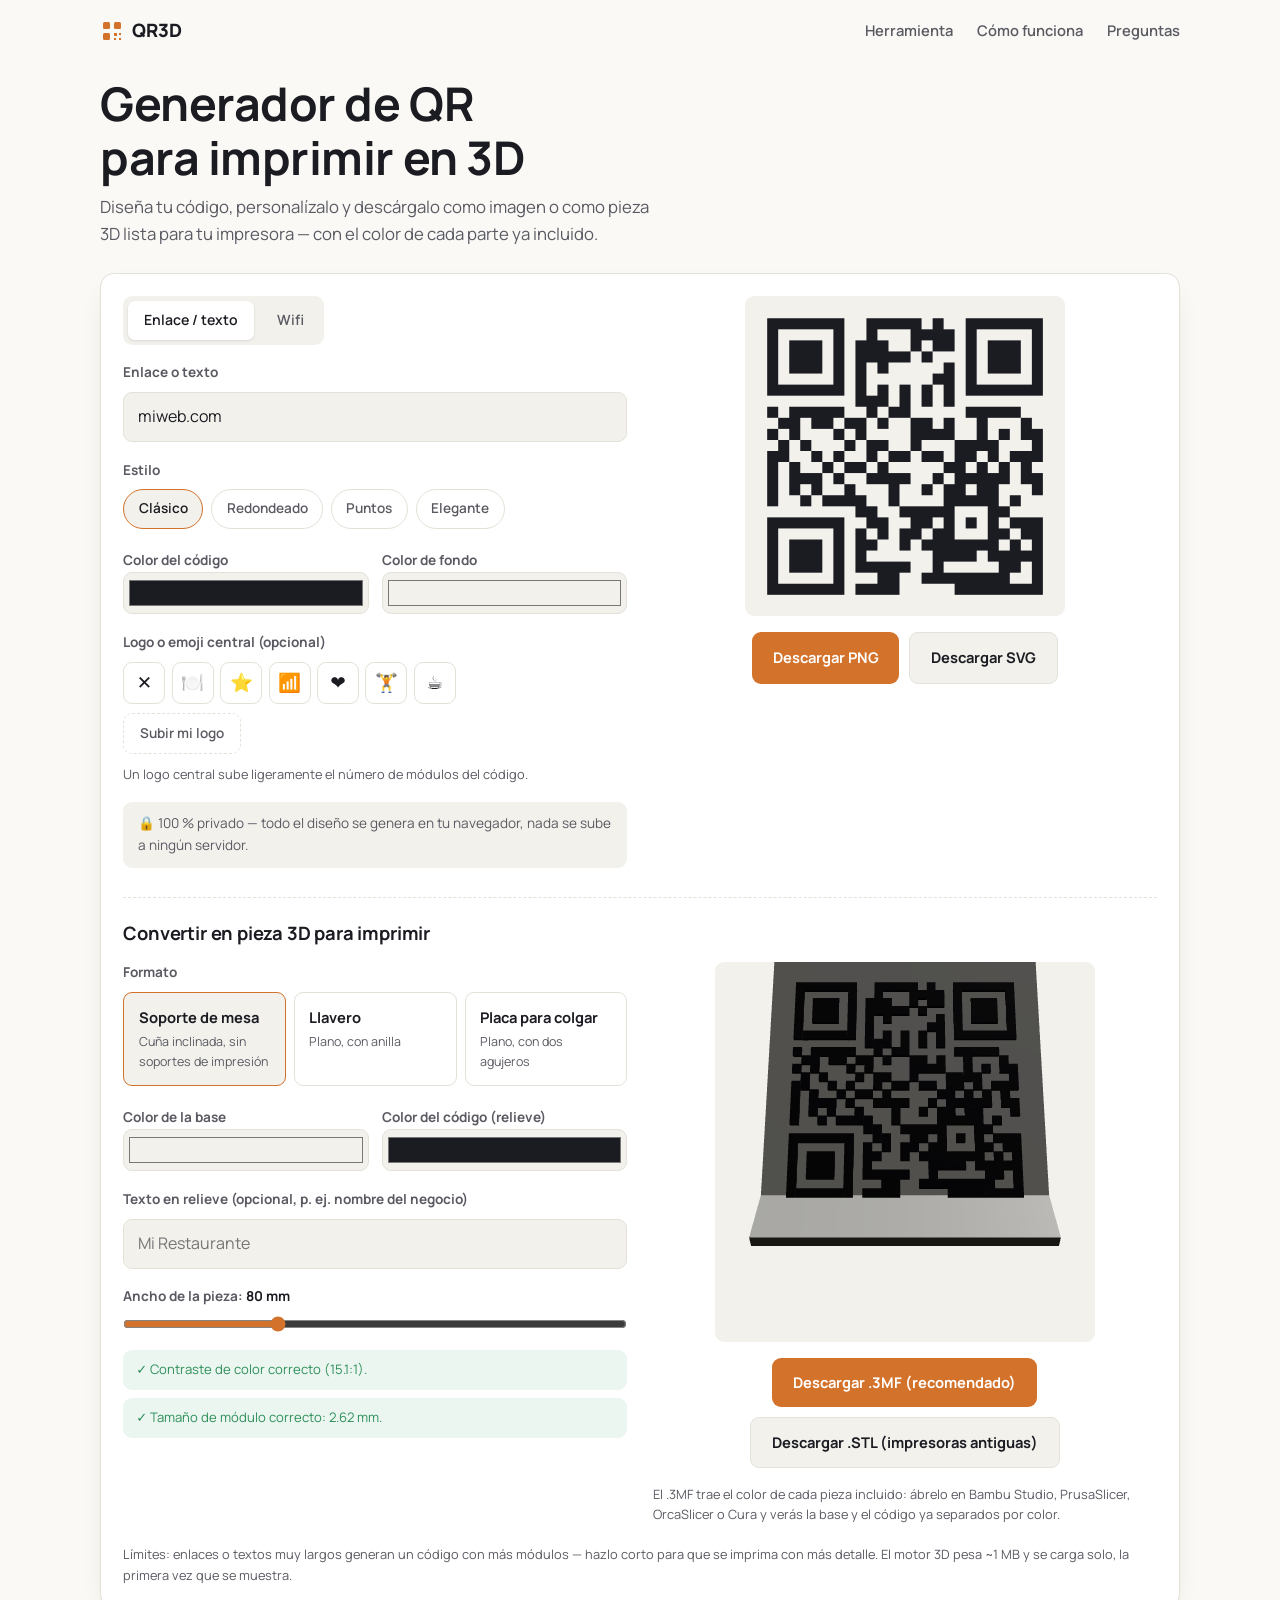
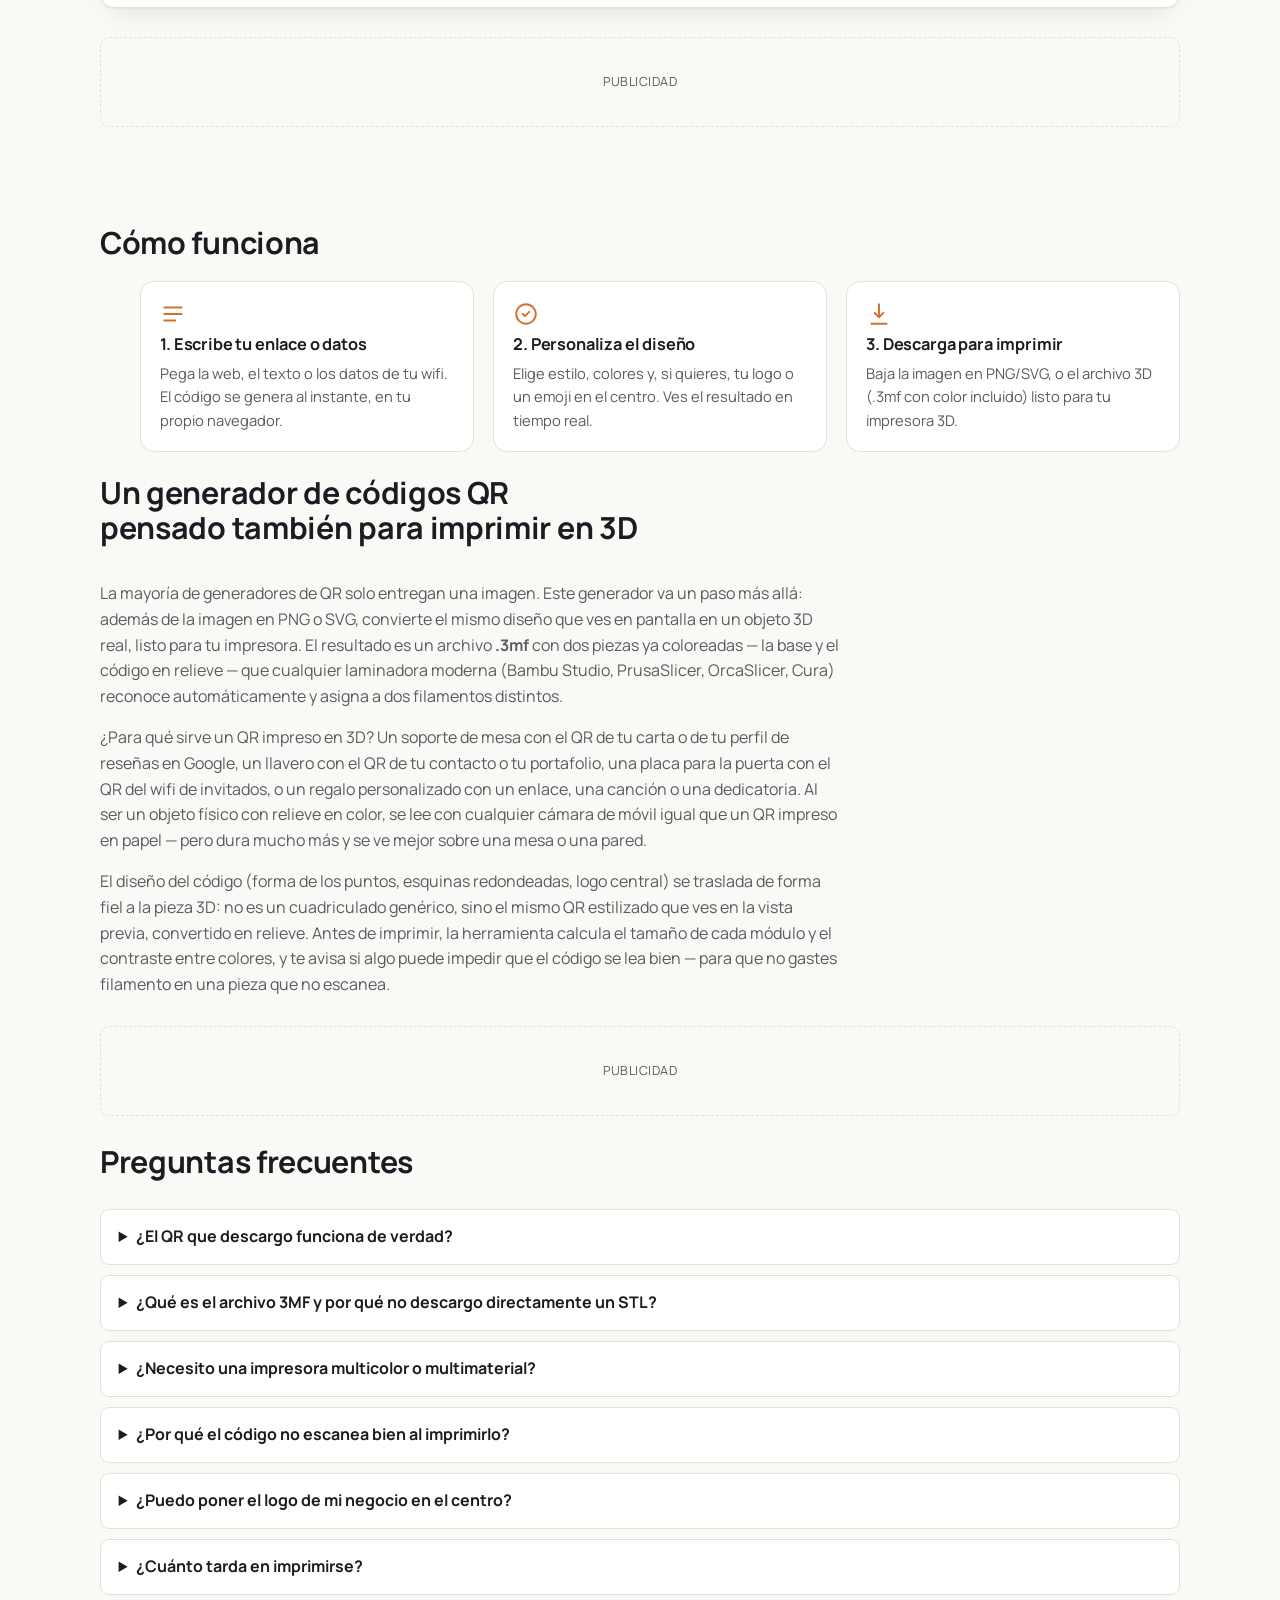
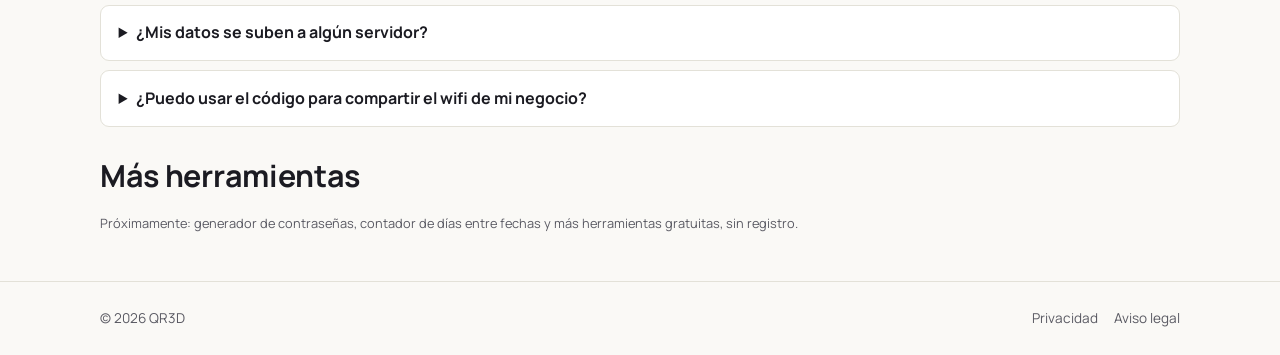
<file: index.html>
<!DOCTYPE html>
<html lang="es">
<head>
<meta charset="UTF-8">
<meta name="viewport" content="width=device-width, initial-scale=1, viewport-fit=cover">
<title>Generador de QR para imprimir en 3D online gratis | QR3D</title>
<meta name="description" content="Crea tu código QR personalizado y descárgalo listo para imprimir en 3D (.3mf con color) o como PNG/SVG. Gratis, sin registro, todo en tu navegador.">
<link rel="canonical" href="https://qr3d.example.com/">

<meta property="og:type" content="website">
<meta property="og:title" content="Generador de QR para imprimir en 3D | QR3D">
<meta property="og:description" content="Diseña un código QR y descárgalo listo para imprimir en 3D, con el color ya asignado a cada pieza.">
<meta property="og:image" content="assets/img/og-image.png">
<meta property="og:image:width" content="1200">
<meta property="og:image:height" content="630">
<meta name="twitter:card" content="summary_large_image">

<link rel="icon" href="assets/favicon.svg" type="image/svg+xml">

<link rel="preconnect" href="https://fonts.googleapis.com">
<link rel="preconnect" href="https://fonts.gstatic.com" crossorigin>
<link rel="stylesheet" href="https://fonts.googleapis.com/css2?family=Manrope:wght@400;500;600;700;800&family=JetBrains+Mono:wght@500&display=swap">

<link rel="stylesheet" href="styles.css?v=20260916">

<!-- import map: resuelve "three" también para el import() dinámico -->
<script type="importmap">
{ "imports": {
    "three": "./lib/vendor/three/three.module.min.js",
    "three/addons/": "./lib/vendor/three/addons/"
} }
</script>

<script type="application/ld+json">
{
  "@context": "https://schema.org",
  "@type": "WebApplication",
  "name": "QR3D",
  "description": "Generador de códigos QR personalizados con exportación a archivo 3D (3MF/STL) listo para imprimir.",
  "applicationCategory": "DesignApplication",
  "operatingSystem": "Any (navegador web)",
  "offers": { "@type": "Offer", "price": "0", "priceCurrency": "EUR" }
}
</script>
<script type="application/ld+json">
{
  "@context": "https://schema.org",
  "@type": "FAQPage",
  "mainEntity": [
    { "@type": "Question", "name": "¿El QR que descargo funciona de verdad?", "acceptedAnswer": { "@type": "Answer", "text": "Sí. Se genera con el estándar QR completo con corrección de errores y puedes escanearlo antes de descargarlo." } },
    { "@type": "Question", "name": "¿Qué es el archivo 3MF?", "acceptedAnswer": { "@type": "Answer", "text": "Un formato 3D que guarda el color de cada pieza. Tu laminadora abre dos piezas ya coloreadas: base y relieve del código." } },
    { "@type": "Question", "name": "¿Necesito una impresora multicolor?", "acceptedAnswer": { "@type": "Answer", "text": "Es lo ideal para el contraste; si tu impresora es de un solo color, imprime las dos piezas por separado en distinto filamento y pégalas." } },
    { "@type": "Question", "name": "¿Mis datos se suben a un servidor?", "acceptedAnswer": { "@type": "Answer", "text": "No, todo el diseño y la generación del archivo ocurren en tu propio navegador." } }
  ]
}
</script>
<!-- TODO: pegar aquí el banner de consentimiento de cookies (CMP) al activar AdSense -->
</head>
<body>
<a href="#tool" class="skip-link">Ir a la herramienta</a>

<header class="site-header">
  <a href="/" class="brand">
    <svg class="brand-mark" viewBox="0 0 24 24" aria-hidden="true"><rect x="3" y="3" width="7" height="7" rx="1.5"/><rect x="14" y="3" width="7" height="7" rx="1.5"/><rect x="3" y="14" width="7" height="7" rx="1.5"/><path d="M14 14h3v3h-3zM19 14h2v2h-2zM14 19h2v2h-2zM19 19h2v2h-2z"/></svg>
    <span>QR3D</span>
  </a>
  <nav class="site-nav" aria-label="Navegación">
    <a href="#tool">Herramienta</a>
    <a href="#como-funciona">Cómo funciona</a>
    <a href="#faq">Preguntas</a>
  </nav>
</header>

<main>
  <section class="hero-tool">
    <div class="container">
      <h1>Generador de QR para imprimir en 3D</h1>
      <p class="subtitle">Diseña tu código, personalízalo y descárgalo como imagen o como pieza 3D lista para tu impresora — con el color de cada parte ya incluido.</p>

      <div class="tool-card" id="tool" data-state="idle">
        <noscript>
          <p class="js-needed">Esta herramienta necesita JavaScript para generar el código QR y la pieza 3D. Actívalo en tu navegador para usarla.</p>
        </noscript>

        <div class="tool-grid">
          <!-- ===== COLUMNA CONTROLES ===== -->
          <div class="tool-controls">

            <div class="field-group" role="tablist" aria-label="Tipo de contenido">
              <button type="button" class="mode-tab is-active" data-mode="text" role="tab" aria-selected="true">Enlace / texto</button>
              <button type="button" class="mode-tab" data-mode="wifi" role="tab" aria-selected="false">Wifi</button>
            </div>

            <div class="field-panel" data-panel="text">
              <label for="input-text">Enlace o texto</label>
              <input type="text" id="input-text" placeholder="miweb.com o cualquier texto" autocomplete="off" value="miweb.com">
            </div>

            <div class="field-panel" data-panel="wifi" hidden>
              <label for="input-ssid">Nombre de la red (SSID)</label>
              <input type="text" id="input-ssid" placeholder="MiWifi" autocomplete="off">
              <label for="input-pass">Contraseña</label>
              <input type="text" id="input-pass" placeholder="••••••••" autocomplete="off">
              <label class="checkbox-line"><input type="checkbox" id="input-wpa" checked> Red protegida (WPA/WPA2)</label>
            </div>

            <div class="field-group">
              <span class="field-label">Estilo</span>
              <div class="style-picker" id="style-picker">
                <button type="button" class="style-opt is-active" data-style="clasico">Clásico</button>
                <button type="button" class="style-opt" data-style="redondeado">Redondeado</button>
                <button type="button" class="style-opt" data-style="puntos">Puntos</button>
                <button type="button" class="style-opt" data-style="elegante">Elegante</button>
              </div>
            </div>

            <div class="field-group two-col">
              <div>
                <label for="color-dots">Color del código</label>
                <input type="color" id="color-dots" value="#1b1b22">
              </div>
              <div>
                <label for="color-bg">Color de fondo</label>
                <input type="color" id="color-bg" value="#f2f1ec">
              </div>
            </div>

            <div class="field-group">
              <span class="field-label">Logo o emoji central (opcional)</span>
              <div class="logo-picker">
                <div class="emoji-row" id="emoji-row">
                  <button type="button" class="emoji-opt" data-emoji="">✕</button>
                  <button type="button" class="emoji-opt" data-emoji="🍽️">🍽️</button>
                  <button type="button" class="emoji-opt" data-emoji="⭐">⭐</button>
                  <button type="button" class="emoji-opt" data-emoji="📶">📶</button>
                  <button type="button" class="emoji-opt" data-emoji="❤️">❤️</button>
                  <button type="button" class="emoji-opt" data-emoji="🏋️">🏋️</button>
                  <button type="button" class="emoji-opt" data-emoji="☕">☕</button>
                </div>
                <label class="upload-btn">
                  <input type="file" id="logo-upload" accept="image/png,image/jpeg,image/webp,image/svg+xml" hidden>
                  Subir mi logo
                </label>
                <span class="hint">Un logo central sube ligeramente el número de módulos del código.</span>
              </div>
            </div>

            <p class="privacy-badge">🔒 100&nbsp;% privado — todo el diseño se genera en tu navegador, nada se sube a ningún servidor.</p>
          </div>

          <!-- ===== COLUMNA RESULTADO ===== -->
          <div class="tool-result">
            <div class="preview-2d">
              <div id="qr-canvas" role="img" aria-label="Vista previa del código QR"></div>
            </div>
            <div class="download-row">
              <button type="button" class="btn btn-primary" id="dl-png">Descargar PNG</button>
              <button type="button" class="btn btn-ghost" id="dl-svg">Descargar SVG</button>
            </div>
          </div>
        </div>

        <!-- ===== PANEL 3D ===== -->
        <div class="panel-3d">
          <h2 class="panel-3d-title">Convertir en pieza 3D para imprimir</h2>

          <div class="tool-grid">
            <div class="tool-controls">
              <div class="field-group">
                <span class="field-label">Formato</span>
                <div class="format-picker" id="format-picker">
                  <button type="button" class="format-opt is-active" data-format="soporte">
                    <strong>Soporte de mesa</strong>
                    <span>Cuña inclinada, sin soportes de impresión</span>
                  </button>
                  <button type="button" class="format-opt" data-format="llavero">
                    <strong>Llavero</strong>
                    <span>Plano, con anilla</span>
                  </button>
                  <button type="button" class="format-opt" data-format="placa">
                    <strong>Placa para colgar</strong>
                    <span>Plano, con dos agujeros</span>
                  </button>
                </div>
              </div>

              <div class="field-group two-col">
                <div>
                  <label for="color3d-base">Color de la base</label>
                  <input type="color" id="color3d-base" value="#f2f1ec">
                </div>
                <div>
                  <label for="color3d-code">Color del código (relieve)</label>
                  <input type="color" id="color3d-code" value="#1b1b22">
                </div>
              </div>

              <div class="field-group">
                <label for="input-label3d">Texto en relieve (opcional, p. ej. nombre del negocio)</label>
                <input type="text" id="input-label3d" placeholder="Mi Restaurante" maxlength="24" autocomplete="off">
              </div>

              <div class="field-group">
                <label for="input-size3d">Ancho de la pieza: <output id="size3d-value" for="input-size3d">80 mm</output></label>
                <input type="range" id="input-size3d" min="50" max="150" step="5" value="80">
              </div>

              <div class="print-warnings" id="print-warnings" aria-live="polite"></div>
            </div>

            <div class="tool-result">
              <div class="preview-3d" id="viewer-3d-wrap" data-state="preparing">
                <div class="viewer-3d-placeholder">Preparando vista 3D…</div>
                <canvas id="viewer-3d" aria-label="Vista previa 3D de la pieza"></canvas>
              </div>
              <div class="download-row">
                <button type="button" class="btn btn-primary" id="dl-3mf" data-todo-label="Descargar .3MF (recomendado)">Descargar .3MF (recomendado)</button>
                <button type="button" class="btn btn-ghost" id="dl-stl">Descargar .STL (impresoras antiguas)</button>
              </div>
              <p class="hint hint-3d">El .3MF trae el color de cada pieza incluido: ábrelo en Bambu Studio, PrusaSlicer, OrcaSlicer o Cura y verás la base y el código ya separados por color.</p>
            </div>
          </div>
        </div>

        <p class="limits-note">Límites: enlaces o textos muy largos generan un código con más módulos — hazlo corto para que se imprima con más detalle. El motor 3D pesa ~1&nbsp;MB y se carga solo, la primera vez que se muestra.</p>
      </div>

      <div class="ad-slot ad-slot-below" aria-hidden="true">
        <span>Publicidad</span>
        <!-- PEGA AQUÍ TU CÓDIGO DE ADSENSE -->
      </div>
    </div>
  </section>

  <section class="content-section" id="como-funciona">
    <div class="container">
      <h2>Cómo funciona</h2>
      <ol class="steps">
        <li>
          <svg viewBox="0 0 24 24" aria-hidden="true"><path d="M4 6h16M4 12h16M4 18h10"/></svg>
          <h3>1. Escribe tu enlace o datos</h3>
          <p>Pega la web, el texto o los datos de tu wifi. El código se genera al instante, en tu propio navegador.</p>
        </li>
        <li>
          <svg viewBox="0 0 24 24" aria-hidden="true"><circle cx="12" cy="12" r="9"/><path d="M9 12l2 2 4-4"/></svg>
          <h3>2. Personaliza el diseño</h3>
          <p>Elige estilo, colores y, si quieres, tu logo o un emoji en el centro. Ves el resultado en tiempo real.</p>
        </li>
        <li>
          <svg viewBox="0 0 24 24" aria-hidden="true"><path d="M12 3v12m0 0l-4-4m4 4l4-4M5 21h14"/></svg>
          <h3>3. Descarga para imprimir</h3>
          <p>Baja la imagen en PNG/SVG, o el archivo 3D (.3mf con color incluido) listo para tu impresora 3D.</p>
        </li>
      </ol>

      <div class="seo-copy">
        <h2>Un generador de códigos QR pensado también para imprimir en 3D</h2>
        <p>La mayoría de generadores de QR solo entregan una imagen. Este generador va un paso más allá: además de la imagen en PNG o SVG, convierte el mismo diseño que ves en pantalla en un objeto 3D real, listo para tu impresora. El resultado es un archivo <strong>.3mf</strong> con dos piezas ya coloreadas — la base y el código en relieve — que cualquier laminadora moderna (Bambu Studio, PrusaSlicer, OrcaSlicer, Cura) reconoce automáticamente y asigna a dos filamentos distintos.</p>
        <p>¿Para qué sirve un QR impreso en 3D? Un soporte de mesa con el QR de tu carta o de tu perfil de reseñas en Google, un llavero con el QR de tu contacto o tu portafolio, una placa para la puerta con el QR del wifi de invitados, o un regalo personalizado con un enlace, una canción o una dedicatoria. Al ser un objeto físico con relieve en color, se lee con cualquier cámara de móvil igual que un QR impreso en papel — pero dura mucho más y se ve mejor sobre una mesa o una pared.</p>
        <p>El diseño del código (forma de los puntos, esquinas redondeadas, logo central) se traslada de forma fiel a la pieza 3D: no es un cuadriculado genérico, sino el mismo QR estilizado que ves en la vista previa, convertido en relieve. Antes de imprimir, la herramienta calcula el tamaño de cada módulo y el contraste entre colores, y te avisa si algo puede impedir que el código se lea bien — para que no gastes filamento en una pieza que no escanea.</p>
      </div>

      <div class="ad-slot ad-slot-in" aria-hidden="true">
        <span>Publicidad</span>
        <!-- PEGA AQUÍ TU CÓDIGO DE ADSENSE -->
      </div>

      <div class="faq" id="faq">
        <h2>Preguntas frecuentes</h2>
        <details>
          <summary>¿El QR que descargo funciona de verdad?</summary>
          <p>Sí. Se genera con el estándar QR completo (con corrección de errores) y puedes escanearlo con la cámara del móvil antes de descargarlo o imprimirlo.</p>
        </details>
        <details>
          <summary>¿Qué es el archivo 3MF y por qué no descargo directamente un STL?</summary>
          <p>El 3MF guarda el color de cada pieza dentro del propio archivo. Al abrirlo en tu laminadora verás automáticamente dos piezas: la base y el código en relieve, cada una con su color asignado. El STL no guarda color — por eso lo dejamos como descarga secundaria para impresoras o flujos más antiguos.</p>
        </details>
        <details>
          <summary>¿Necesito una impresora multicolor o multimaterial?</summary>
          <p>Es lo ideal (AMS, cambiador de filamento o pausa manual para cambiar de color a media altura), porque el contraste de color es lo que hace que el QR se pueda escanear. Con una impresora de un solo color, imprime la base y el relieve por separado en dos colores y pégalos.</p>
        </details>
        <details>
          <summary>¿Por qué el código no escanea bien al imprimirlo?</summary>
          <p>Las causas más comunes: poco contraste entre los dos colores, módulos demasiado pequeños (menos de 1,5&nbsp;mm) o un logo central demasiado grande. La herramienta avisa en rojo cuando detecta cualquiera de estos problemas.</p>
        </details>
        <details>
          <summary>¿Puedo poner el logo de mi negocio en el centro?</summary>
          <p>Sí. Puedes subir una imagen o elegir un emoji. En el diseño 2D se ve a color; en la pieza 3D se convierte en una silueta de un solo color para que quede en relieve, en el mismo sitio donde lo ves en pantalla.</p>
        </details>
        <details>
          <summary>¿Cuánto tarda en imprimirse?</summary>
          <p>Depende del tamaño y la impresora, pero una placa o llavero de QR con relieve de 1,2&nbsp;mm suele imprimirse en 30-90 minutos con ajustes estándar (capa de 0,2&nbsp;mm).</p>
        </details>
        <details>
          <summary>¿Mis datos se suben a algún servidor?</summary>
          <p>No. Todo el diseño, el cálculo del QR y la generación del archivo 3D ocurren en tu propio navegador. Nada se envía a ningún servidor.</p>
        </details>
        <details>
          <summary>¿Puedo usar el código para compartir el wifi de mi negocio?</summary>
          <p>Sí, elige el modo "Wifi" e introduce el nombre de la red y la contraseña — el QR conecta el móvil automáticamente al escanearlo.</p>
        </details>
      </div>

      <div class="more-tools">
        <h2>Más herramientas</h2>
        <p class="hint">Próximamente: generador de contraseñas, contador de días entre fechas y más herramientas gratuitas, sin registro.</p>
      </div>
    </div>
  </section>
</main>

<footer class="site-footer">
  <div class="container footer-grid">
    <span>© <span id="year"></span> QR3D</span>
    <nav aria-label="Legal">
      <a href="privacidad.html">Privacidad</a>
      <a href="aviso-legal.html">Aviso legal</a>
    </nav>
  </div>
</footer>

<script defer src="lib/manifest.js"></script>
<script defer src="lib/vendor/qr-code-styling.js"></script>
<script defer src="lib/vendor/jszip.min.js"></script>
<script defer src="main.js?v=20260916"></script>
</body>
</html>
</file>
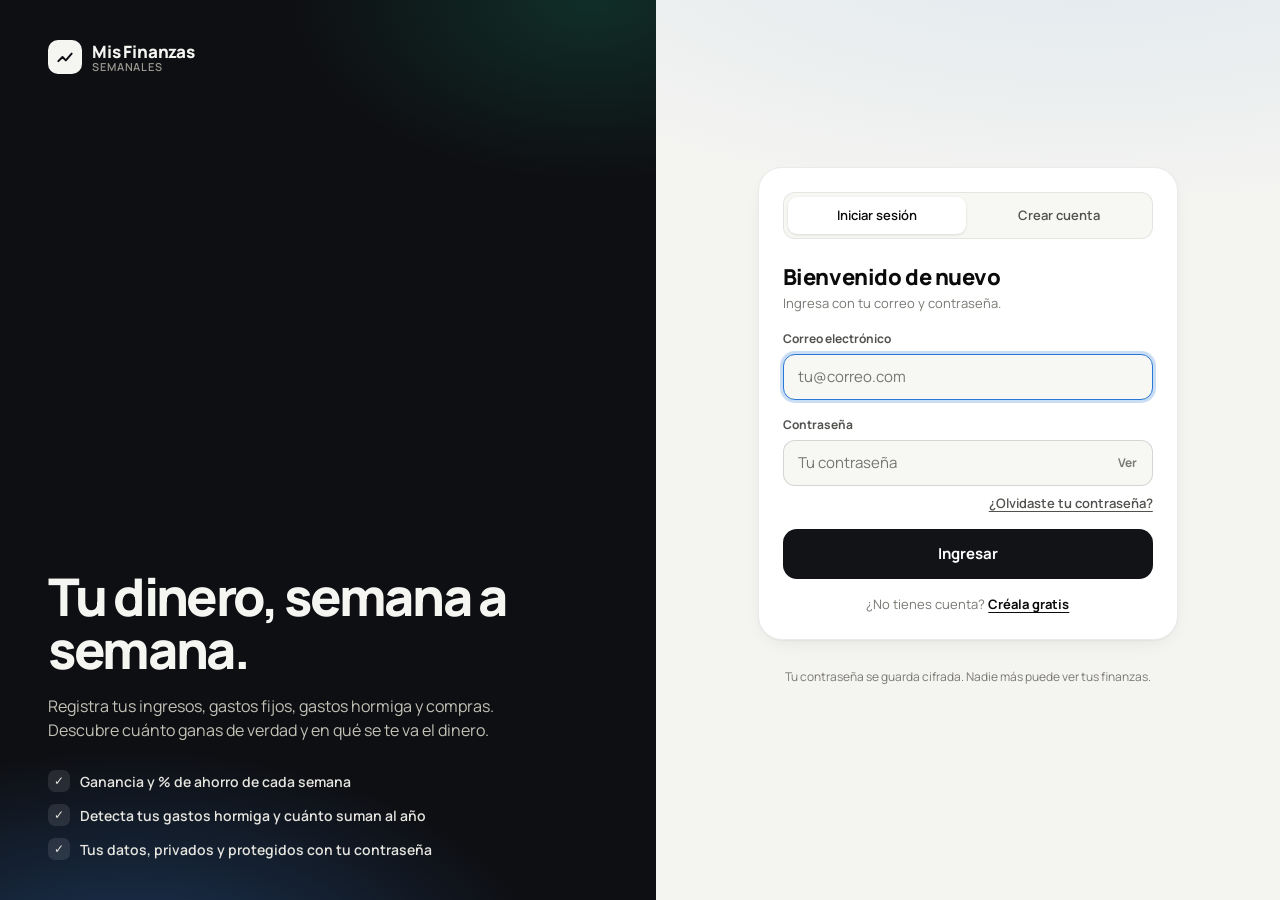
<file: gastos/index.html>
<!DOCTYPE html>
<html lang="es">
<head>
<meta charset="UTF-8">
<meta name="viewport" content="width=device-width, initial-scale=1, viewport-fit=cover">
<title>Mis Finanzas Semanales | Control de gastos</title>
<meta name="description" content="Controla tus gastos semanales: gastos fijos, gastos hormiga, compras, ingresos y ganancias. Todo se guarda en tu navegador.">
<meta name="theme-color" content="#0f1115">
<link rel="icon" href="../assets/favicon.svg" type="image/svg+xml">
<link rel="manifest" href="manifest.webmanifest">
<link rel="apple-touch-icon" href="icons/apple-touch-icon.png">
<meta name="apple-mobile-web-app-capable" content="yes">
<meta name="mobile-web-app-capable" content="yes">
<meta name="apple-mobile-web-app-title" content="Mis Finanzas">
<meta name="apple-mobile-web-app-status-bar-style" content="black-translucent">
<link rel="preconnect" href="https://fonts.googleapis.com">
<link rel="preconnect" href="https://fonts.gstatic.com" crossorigin>
<link rel="stylesheet" href="https://fonts.googleapis.com/css2?family=Manrope:wght@400;500;600;700;800&display=swap">
<link rel="stylesheet" href="styles.css?v=20260929a">
<script>
  try { var t = localStorage.getItem('fs-theme'); if (t) document.documentElement.dataset.theme = t; } catch (e) {}
</script>
</head>
<body class="is-loading">

<!-- ============ Acceso: iniciar sesión / crear cuenta ============ -->
<section class="auth" id="authView" hidden>
  <div class="auth__side">
    <a class="brand brand--lg" href="./">
      <span class="brand__mark" aria-hidden="true">
        <svg viewBox="0 0 24 24" width="20" height="20"><path d="M4 17l5-5 4 4 7-8" fill="none" stroke="currentColor" stroke-width="2.4" stroke-linecap="round" stroke-linejoin="round"/></svg>
      </span>
      <span>Mis Finanzas<small>semanales</small></span>
    </a>
    <div class="auth__pitch">
      <h1>Tu dinero, semana a semana.</h1>
      <p>Registra tus ingresos, gastos fijos, gastos hormiga y compras. Descubre cuánto ganas de verdad y en qué se te va el dinero.</p>
      <ul class="auth__points">
        <li><span>✓</span>Ganancia y % de ahorro de cada semana</li>
        <li><span>✓</span>Detecta tus gastos hormiga y cuánto suman al año</li>
        <li><span>✓</span>Tus datos, privados y protegidos con tu contraseña</li>
      </ul>
    </div>
  </div>

  <div class="auth__panel">
    <div class="auth__card">
      <div class="tabs tabs--full" role="tablist" id="authTabs">
        <button role="tab" aria-selected="true" data-auth-tab="login">Iniciar sesión</button>
        <button role="tab" aria-selected="false" data-auth-tab="register">Crear cuenta</button>
      </div>

      <form id="loginForm" class="auth__form" novalidate>
        <div>
          <h2>Bienvenido de nuevo</h2>
          <p class="muted">Ingresa con tu correo y contraseña.</p>
        </div>
        <label class="field"><span>Correo electrónico</span>
          <input type="email" name="email" autocomplete="email" required placeholder="tu@correo.com"></label>
        <label class="field"><span>Contraseña</span>
          <div class="pass-input"><input type="password" name="password" autocomplete="current-password" required placeholder="Tu contraseña">
          <button type="button" class="pass-toggle" aria-label="Mostrar contraseña">Ver</button></div></label>
        <button type="button" class="link-btn" data-auth-tab="forgot">¿Olvidaste tu contraseña?</button>
        <p class="form-error" role="alert" hidden></p>
        <button type="submit" class="btn btn--primary btn--lg">Ingresar</button>
        <p class="auth__switch">¿No tienes cuenta? <button type="button" data-auth-tab="register">Créala gratis</button></p>
      </form>

      <form id="registerForm" class="auth__form" novalidate hidden>
        <div>
          <h2>Crea tu cuenta</h2>
          <p class="muted">Solo toma un minuto.</p>
        </div>
        <label class="field"><span>Nombre</span>
          <input type="text" name="name" autocomplete="name" required minlength="2" maxlength="60" placeholder="Tu nombre"></label>
        <label class="field"><span>Correo electrónico</span>
          <input type="email" name="email" autocomplete="email" required placeholder="tu@correo.com"></label>
        <label class="field"><span>Contraseña</span>
          <div class="pass-input"><input type="password" name="password" autocomplete="new-password" required minlength="8" placeholder="Mínimo 8 caracteres">
          <button type="button" class="pass-toggle" aria-label="Mostrar contraseña">Ver</button></div>
          <div class="strength" aria-hidden="true"><i></i><i></i><i></i><i></i></div></label>
        <label class="field"><span>Repite la contraseña</span>
          <input type="password" name="password2" autocomplete="new-password" required placeholder="Repite tu contraseña"></label>
        <label class="field" id="inviteField" hidden><span>Código de invitación</span>
          <input type="text" name="invite" autocomplete="off" placeholder="El código que te enviaron"></label>
        <p class="form-error" role="alert" hidden></p>
        <button type="submit" class="btn btn--primary btn--lg">Crear cuenta</button>
        <p class="auth__switch">¿Ya tienes cuenta? <button type="button" data-auth-tab="login">Inicia sesión</button></p>
      </form>

      <form id="forgotForm" class="auth__form auth__form--solo" novalidate hidden>
        <div>
          <h2>Recupera tu cuenta</h2>
          <p class="muted">Escribe el correo con el que te registraste y te enviaremos un enlace para crear una nueva contraseña.</p>
        </div>
        <label class="field"><span>Correo electrónico</span>
          <input type="email" name="email" autocomplete="email" required placeholder="tu@correo.com"></label>
        <p class="form-error" role="alert" hidden></p>
        <div class="form-ok" role="status" hidden>
          <strong>📬 Revisa tu correo</strong>
          <p>Si hay una cuenta con ese correo, te llegará un enlace en unos minutos. Vence en 1 hora. Mira también en la carpeta de spam.</p>
        </div>
        <button type="submit" class="btn btn--primary btn--lg">Enviar enlace</button>
        <p class="auth__switch"><button type="button" data-auth-tab="login">← Volver a iniciar sesión</button></p>
      </form>

      <form id="resetForm" class="auth__form auth__form--solo" novalidate hidden>
        <div>
          <h2>Crea tu nueva contraseña</h2>
          <p class="muted">Elige una contraseña que no uses en otros sitios.</p>
        </div>
        <label class="field"><span>Nueva contraseña</span>
          <div class="pass-input"><input type="password" name="password" autocomplete="new-password" required minlength="8" placeholder="Mínimo 8 caracteres">
          <button type="button" class="pass-toggle" aria-label="Mostrar contraseña">Ver</button></div></label>
        <label class="field"><span>Repite la contraseña</span>
          <input type="password" name="password2" autocomplete="new-password" required></label>
        <p class="form-error" role="alert" hidden></p>
        <button type="submit" class="btn btn--primary btn--lg">Guardar y entrar</button>
        <p class="auth__switch"><button type="button" data-auth-tab="forgot">Pedir un enlace nuevo</button></p>
      </form>
    </div>
    <p class="footnote">Tu contraseña se guarda cifrada. Nadie más puede ver tus finanzas.</p>
  </div>
</section>

<!-- ============ Activación: pago único ============ -->
<section class="auth" id="payView" hidden>
  <div class="auth__side">
    <a class="brand brand--lg" href="./">
      <span class="brand__mark" aria-hidden="true">
        <svg viewBox="0 0 24 24" width="20" height="20"><path d="M4 17l5-5 4 4 7-8" fill="none" stroke="currentColor" stroke-width="2.4" stroke-linecap="round" stroke-linejoin="round"/></svg>
      </span>
      <span>Mis Finanzas<small>semanales</small></span>
    </a>
    <div class="auth__pitch">
      <p class="eyebrow eyebrow--light">Último paso</p>
      <h1>Actívala por <span class="price-tag" data-price>S/ 10</span></h1>
      <p><strong>Pago único.</strong> Sin mensualidades ni cobros sorpresa: pagas una vez y la usas para siempre.</p>
      <ul class="auth__points">
        <li><span>✓</span>Ingresos, gastos fijos, hormiga y compras</li>
        <li><span>✓</span>Ganancia semanal, gráficos y alertas de presupuesto</li>
        <li><span>✓</span>En tu celular y computadora, siempre sincronizado</li>
      </ul>
    </div>
  </div>

  <div class="auth__panel">
    <div class="auth__card">
      <ol class="stepper" aria-label="Pasos">
        <li class="done"><span>✓</span>Cuenta</li>
        <li class="current"><span>2</span>Pago</li>
        <li><span>3</span>¡Listo!</li>
      </ol>

      <!-- pay form -->
      <form id="payForm" class="auth__form" novalidate>
        <div>
          <h2>Paga <span data-price>S/ 10</span> con <span id="payMethodsLabel">Yape o Plin</span></h2>
          <p class="muted" id="payHello">Haz el pago desde tu celular y luego envíanos el número de operación.</p>
        </div>
        <div class="notice notice--bad" id="payRejected" hidden></div>
        <div class="tabs tabs--full" role="tablist" id="payTabs"></div>
        <div class="pay-box" id="payBox"></div>
        <label class="field"><span>Número de operación</span>
          <input type="text" name="operation" inputmode="numeric" autocomplete="off" required placeholder="Lo ves en el comprobante de tu pago"></label>
        <label class="field"><span>Nombre de quien pagó</span>
          <input type="text" name="payer" autocomplete="name" required maxlength="80" placeholder="Como aparece en el comprobante"></label>
        <p class="form-error" role="alert" hidden></p>
        <button type="submit" class="btn btn--primary btn--lg">Ya pagué, enviar comprobante</button>
      </form>

      <!-- pending review -->
      <div class="auth__form" id="payPending" hidden>
        <div class="pending-icon" aria-hidden="true">⏳</div>
        <div>
          <h2>Estamos verificando tu pago</h2>
          <p class="muted" id="payPendingText">Te avisaremos por correo en cuanto tu cuenta esté activa.</p>
        </div>
        <dl class="pay-summary" id="paySummary"></dl>
        <button type="button" class="btn btn--primary btn--lg" id="payRefresh">Ya me confirmaron, actualizar</button>
        <button type="button" class="link-btn link-btn--center" id="payEdit">Me equivoqué en los datos del pago</button>
      </div>

      <p class="notice" id="payUnavailable" hidden>Los medios de pago aún no están configurados. Vuelve a intentarlo más tarde.</p>
    </div>
    <p class="footnote">Conectado como <strong id="payEmail"></strong> · <button type="button" class="link-inline" data-action="logout">Cerrar sesión</button></p>
  </div>
</section>

<div class="loader" id="loader" aria-label="Cargando"><span></span></div>

<div id="appView" hidden>

<header class="topbar">
  <div class="wrap topbar__inner">
    <a class="brand" href="./">
      <span class="brand__mark" aria-hidden="true">
        <svg viewBox="0 0 24 24" width="18" height="18"><path d="M4 17l5-5 4 4 7-8" fill="none" stroke="currentColor" stroke-width="2.4" stroke-linecap="round" stroke-linejoin="round"/></svg>
      </span>
      <span>Mis Finanzas<small>semanales</small></span>
    </a>
    <div class="topbar__actions">
      <span class="sync" id="syncStatus" data-state="ok" title="Estado de guardado"><i></i><span>Guardado</span></span>
      <label class="select-mini" title="Moneda">
        <span class="sr-only">Moneda</span>
        <select id="currency">
          <option value="PEN">S/ PEN</option>
          <option value="USD">$ USD</option>
          <option value="EUR">€ EUR</option>
          <option value="MXN">$ MXN</option>
          <option value="COP">$ COP</option>
          <option value="CLP">$ CLP</option>
          <option value="ARS">$ ARS</option>
        </select>
      </label>
      <button class="icon-btn" id="themeToggle" aria-label="Cambiar tema" title="Cambiar tema">
        <svg class="i-sun" viewBox="0 0 24 24" width="18" height="18"><circle cx="12" cy="12" r="4.5" fill="none" stroke="currentColor" stroke-width="2"/><path d="M12 2v2M12 20v2M4.9 4.9l1.4 1.4M17.7 17.7l1.4 1.4M2 12h2M20 12h2M4.9 19.1l1.4-1.4M17.7 6.3l1.4-1.4" stroke="currentColor" stroke-width="2" stroke-linecap="round"/></svg>
        <svg class="i-moon" viewBox="0 0 24 24" width="18" height="18"><path d="M20 14.5A8 8 0 019.5 4a8 8 0 1010.5 10.5z" fill="none" stroke="currentColor" stroke-width="2" stroke-linejoin="round"/></svg>
      </button>
      <div class="menu">
        <button class="icon-btn" id="menuBtn" aria-haspopup="true" aria-expanded="false" aria-label="Más opciones">
          <svg viewBox="0 0 24 24" width="18" height="18"><circle cx="5" cy="12" r="1.8" fill="currentColor"/><circle cx="12" cy="12" r="1.8" fill="currentColor"/><circle cx="19" cy="12" r="1.8" fill="currentColor"/></svg>
        </button>
        <div class="menu__panel" id="menuPanel" hidden>
          <div class="menu__user">
            <span class="avatar" id="userAvatar">?</span>
            <div><strong id="userName">—</strong><small id="userEmail">—</small></div>
          </div>
          <hr>
          <button data-action="budgets">Presupuestos semanales</button>
          <button data-action="install" id="installMenuItem" hidden>📲 Instalar app en este dispositivo</button>
          <hr>
          <button data-action="export-csv">Exportar semana (CSV)</button>
          <button data-action="export-json">Copia de seguridad (JSON)</button>
          <button data-action="import-json">Restaurar copia…</button>
          <hr>
          <button data-action="demo">Cargar datos de ejemplo</button>
          <button data-action="reset" class="danger">Borrar todos los datos</button>
          <hr>
          <button data-action="admin" id="adminMenuItem" hidden>Panel de administrador</button>
          <button data-action="password">Cambiar contraseña</button>
          <button data-action="logout">Cerrar sesión</button>
          <button data-action="delete-account" class="danger">Eliminar mi cuenta</button>
        </div>
      </div>
      <input type="file" id="importFile" accept="application/json" hidden>
    </div>
  </div>
</header>

<main class="wrap">

  <div class="banner" id="verifyBanner" hidden>
    <span class="banner__icon" aria-hidden="true">✉</span>
    <p><strong>Confirma tu correo.</strong> Te enviamos un enlace a <span id="verifyEmail"></span>. Así podrás recuperar tu cuenta si olvidas la contraseña.</p>
    <button class="btn btn--ghost btn--sm" id="resendVerify">Reenviar</button>
  </div>

  <!-- Week navigation -->
  <section class="weekbar">
    <div>
      <p class="eyebrow" id="weekEyebrow">Semana actual</p>
      <h1 id="weekTitle">—</h1>
    </div>
    <div class="weekbar__nav">
      <button class="btn btn--ghost" id="prevWeek" aria-label="Semana anterior">
        <svg viewBox="0 0 24 24" width="18" height="18"><path d="M15 5l-7 7 7 7" fill="none" stroke="currentColor" stroke-width="2.2" stroke-linecap="round" stroke-linejoin="round"/></svg>
      </button>
      <button class="btn btn--ghost" id="todayWeek">Hoy</button>
      <button class="btn btn--ghost" id="nextWeek" aria-label="Semana siguiente">
        <svg viewBox="0 0 24 24" width="18" height="18"><path d="M9 5l7 7-7 7" fill="none" stroke="currentColor" stroke-width="2.2" stroke-linecap="round" stroke-linejoin="round"/></svg>
      </button>
      <button class="btn btn--primary" id="addBtn">
        <svg viewBox="0 0 24 24" width="18" height="18"><path d="M12 5v14M5 12h14" stroke="currentColor" stroke-width="2.4" stroke-linecap="round"/></svg>
        Nuevo movimiento
      </button>
    </div>
  </section>

  <!-- Hero: ganancia -->
  <section class="hero card">
    <div class="hero__main">
      <p class="eyebrow">Ganancia de la semana</p>
      <p class="hero__value" id="heroValue">—</p>
      <p class="hero__sub" id="heroSub">—</p>
      <div class="savebar" aria-hidden="true"><span id="saveFill"></span></div>
      <p class="hero__meta" id="heroMeta">—</p>
      <div class="budget budget--hero" id="bTotal" data-kind="total"></div>
    </div>
    <div class="hero__split">
      <div>
        <p class="eyebrow">Ingresos</p>
        <p class="hero__num" id="heroIncome">—</p>
      </div>
      <div class="hero__minus" aria-hidden="true">−</div>
      <div>
        <p class="eyebrow">Gastos totales</p>
        <p class="hero__num" id="heroExpense">—</p>
      </div>
    </div>
  </section>

  <!-- KPI tiles -->
  <section class="kpis">
    <article class="kpi" data-kind="ingreso">
      <header><span class="kpi__icon">↗</span><h2>Ingresos semanales</h2></header>
      <p class="kpi__value" id="kIngreso">—</p>
      <p class="kpi__delta" id="dIngreso"></p>
    </article>
    <article class="kpi" data-kind="fijo">
      <header><span class="kpi__icon kpi__swatch" style="--c:var(--s-fijo)"></span><h2>Gastos fijos</h2></header>
      <p class="kpi__value" id="kFijo">—</p>
      <p class="kpi__delta" id="dFijo"></p>
      <div class="budget" id="bFijo" data-kind="fijo"></div>
    </article>
    <article class="kpi" data-kind="hormiga">
      <header><span class="kpi__icon kpi__swatch" style="--c:var(--s-hormiga)"></span><h2>Gastos hormiga</h2></header>
      <p class="kpi__value" id="kHormiga">—</p>
      <p class="kpi__delta" id="dHormiga"></p>
      <div class="budget" id="bHormiga" data-kind="hormiga"></div>
    </article>
    <article class="kpi" data-kind="compra">
      <header><span class="kpi__icon kpi__swatch" style="--c:var(--s-compra)"></span><h2>Compras realizadas</h2></header>
      <p class="kpi__value" id="kCompra">—</p>
      <p class="kpi__delta" id="dCompra"></p>
      <div class="budget" id="bCompra" data-kind="compra"></div>
    </article>
  </section>

  <!-- Charts -->
  <section class="grid-2">
    <article class="card chart-card">
      <header class="card__head">
        <div>
          <h2>Gastos por día</h2>
          <p class="muted">Lunes a domingo, por tipo de gasto</p>
        </div>
        <ul class="legend">
          <li><i style="--c:var(--s-fijo)"></i>Fijos</li>
          <li><i style="--c:var(--s-hormiga)"></i>Hormiga</li>
          <li><i style="--c:var(--s-compra)"></i>Compras</li>
        </ul>
      </header>
      <div class="chart" id="dailyChart"></div>
    </article>

    <article class="card chart-card">
      <header class="card__head">
        <div>
          <h2>¿A dónde se fue tu dinero?</h2>
          <p class="muted">Reparto de los gastos de la semana</p>
        </div>
      </header>
      <div id="splitChart"></div>
      <div class="insight" id="antInsight"></div>
    </article>
  </section>

  <section class="grid-2 grid-2--wide">
    <article class="card chart-card">
      <header class="card__head">
        <div>
          <h2>Ganancia de las últimas 8 semanas</h2>
          <p class="muted">Ingresos menos gastos, semana a semana</p>
        </div>
      </header>
      <div class="chart" id="trendChart"></div>
    </article>

    <article class="card">
      <header class="card__head">
        <div>
          <h2>Gastos fijos</h2>
          <p class="muted">Tus pagos que se repiten</p>
        </div>
        <button class="btn btn--ghost btn--sm" id="manageFixed">Editar</button>
      </header>
      <ul class="fixed-list" id="fixedList"></ul>
      <button class="btn btn--soft btn--block" id="applyFixed">Cargar gastos fijos a esta semana</button>
    </article>
  </section>

  <!-- Movements -->
  <section class="card">
    <header class="card__head card__head--wrap">
      <div>
        <h2>Movimientos de la semana</h2>
        <p class="muted" id="movCount">—</p>
      </div>
      <div class="tabs" role="tablist" id="filterTabs">
        <button role="tab" aria-selected="true" data-filter="all">Todos</button>
        <button role="tab" aria-selected="false" data-filter="ingreso">Ingresos</button>
        <button role="tab" aria-selected="false" data-filter="fijo">Fijos</button>
        <button role="tab" aria-selected="false" data-filter="hormiga">Hormiga</button>
        <button role="tab" aria-selected="false" data-filter="compra">Compras</button>
      </div>
    </header>
    <div class="table-wrap">
      <table class="table">
        <thead>
          <tr><th>Fecha</th><th>Concepto</th><th>Tipo</th><th class="num">Monto</th><th><span class="sr-only">Acciones</span></th></tr>
        </thead>
        <tbody id="movBody"></tbody>
      </table>
    </div>
    <div class="empty" id="emptyState" hidden>
      <p><strong>Aún no hay movimientos esta semana.</strong></p>
      <p class="muted">Registra tu primer ingreso o gasto, o carga datos de ejemplo para ver cómo funciona.</p>
      <div class="empty__actions">
        <button class="btn btn--primary" data-open-add>Nuevo movimiento</button>
        <button class="btn btn--ghost" data-action="demo">Ver ejemplo</button>
      </div>
    </div>
  </section>

  <p class="footnote">Tus datos se guardan en tu cuenta: entra desde cualquier dispositivo con tu correo y contraseña.</p>
</main>

  <button class="fab" id="fab" aria-label="Registrar gasto rápido">
    <svg viewBox="0 0 24 24" width="26" height="26"><path d="M12 5v14M5 12h14" stroke="currentColor" stroke-width="2.6" stroke-linecap="round"/></svg>
  </button>
</div><!-- /appView -->

<!-- Add / edit movement -->
<dialog class="modal" id="movModal">
  <form method="dialog" id="movForm">
    <header class="modal__head">
      <h2 id="movModalTitle">Nuevo movimiento</h2>
      <button type="button" class="icon-btn" data-close aria-label="Cerrar">✕</button>
    </header>
    <div class="quick-chips" id="quickChips" aria-label="Registrar rápido"></div>
    <fieldset class="kind-picker">
      <legend class="sr-only">Tipo</legend>
      <label><input type="radio" name="kind" value="ingreso"><span><b>↗</b>Ingreso</span></label>
      <label><input type="radio" name="kind" value="fijo"><span><i style="--c:var(--s-fijo)"></i>Gasto fijo</span></label>
      <label><input type="radio" name="kind" value="hormiga" checked><span><i style="--c:var(--s-hormiga)"></i>Hormiga</span></label>
      <label><input type="radio" name="kind" value="compra"><span><i style="--c:var(--s-compra)"></i>Compra</span></label>
    </fieldset>
    <label class="field">
      <span>Monto</span>
      <div class="money-input"><em id="curSymbol">S/</em><input type="number" name="amount" step="0.01" min="0.01" inputmode="decimal" required placeholder="0.00"></div>
    </label>
    <label class="field">
      <span>Concepto</span>
      <input type="text" name="concept" maxlength="60" required placeholder="Ej. Café, Pasaje, Supermercado" list="conceptSuggestions">
      <datalist id="conceptSuggestions"></datalist>
    </label>
    <label class="field">
      <span>Fecha</span>
      <input type="date" name="date" required>
    </label>
    <p class="hint" id="kindHint"></p>
    <footer class="modal__foot">
      <button type="button" class="btn btn--ghost danger" id="deleteMov" hidden>Eliminar</button>
      <span class="spacer"></span>
      <button type="button" class="btn btn--ghost" data-close>Cancelar</button>
      <button type="submit" class="btn btn--primary">Guardar</button>
    </footer>
  </form>
</dialog>

<!-- Weekly budgets -->
<dialog class="modal" id="budgetModal">
  <form method="dialog" id="budgetForm" novalidate>
    <header class="modal__head">
      <h2>Presupuestos semanales</h2>
      <button type="button" class="icon-btn" data-close aria-label="Cerrar">✕</button>
    </header>
    <p class="muted">Pon un límite para cada semana. Te avisaremos al llegar al 80% y si te pasas. Déjalo vacío para no tener límite.</p>
    <div class="budget-fields" id="budgetFields"></div>
    <footer class="modal__foot">
      <span class="spacer"></span>
      <button type="button" class="btn btn--ghost" data-close>Cancelar</button>
      <button type="submit" class="btn btn--primary">Guardar</button>
    </footer>
  </form>
</dialog>

<!-- Fixed expenses manager -->
<dialog class="modal" id="fixedModal">
  <form method="dialog" id="fixedForm">
    <header class="modal__head">
      <h2>Mis gastos fijos</h2>
      <button type="button" class="icon-btn" data-close aria-label="Cerrar">✕</button>
    </header>
    <p class="muted">Alquiler, luz, internet, celular, suscripciones… Los mensuales se convierten a su equivalente semanal.</p>
    <div class="fixed-rows" id="fixedRows"></div>
    <button type="button" class="btn btn--soft btn--block" id="addFixedRow">+ Añadir gasto fijo</button>
    <footer class="modal__foot">
      <span class="spacer"></span>
      <button type="button" class="btn btn--ghost" data-close>Cancelar</button>
      <button type="submit" class="btn btn--primary">Guardar</button>
    </footer>
  </form>
</dialog>

<!-- Admin: payments -->
<dialog class="modal modal--wide" id="adminModal">
  <div class="modal__body">
    <header class="modal__head">
      <h2>Panel de administrador</h2>
      <button type="button" class="icon-btn" data-close aria-label="Cerrar">✕</button>
    </header>
    <div class="admin-stats" id="adminStats"></div>
    <section>
      <h3 class="admin-title">Pagos por revisar</h3>
      <p class="muted">Abre tu app de Yape/Plin y comprueba que el pago llegó con ese número de operación antes de aprobarlo.</p>
      <div id="adminPending" class="admin-list"></div>
    </section>
    <section>
      <h3 class="admin-title">Activar una cuenta a mano</h3>
      <form id="grantForm" class="grant-form" novalidate>
        <input type="email" name="email" placeholder="correo@de-la-persona.com" required aria-label="Correo">
        <button type="submit" class="btn btn--soft">Activar</button>
      </form>
      <p class="form-error" role="alert" hidden></p>
    </section>
    <section>
      <h3 class="admin-title">Revisados recientemente</h3>
      <div id="adminRecent" class="admin-list admin-list--compact"></div>
    </section>
  </div>
</dialog>

<!-- Install help (iPhone) -->
<dialog class="modal" id="installModal">
  <div class="modal__body">
    <header class="modal__head">
      <h2>Instala Mis Finanzas</h2>
      <button type="button" class="icon-btn" data-close aria-label="Cerrar">✕</button>
    </header>
    <ol class="install-steps">
      <li>Toca el botón <strong>Compartir</strong> <span class="ios-share" aria-hidden="true">⬆︎</span> en la barra de Safari.</li>
      <li>Elige <strong>“Añadir a pantalla de inicio”</strong>.</li>
      <li>Toca <strong>Añadir</strong>. Tendrás el ícono junto a tus apps.</li>
    </ol>
    <button type="button" class="btn btn--primary btn--block" data-close>Entendido</button>
  </div>
</dialog>

<!-- Change password -->
<dialog class="modal" id="passModal">
  <form method="dialog" id="passForm" novalidate>
    <header class="modal__head">
      <h2>Cambiar contraseña</h2>
      <button type="button" class="icon-btn" data-close aria-label="Cerrar">✕</button>
    </header>
    <label class="field"><span>Contraseña actual</span><input type="password" name="current" autocomplete="current-password" required></label>
    <label class="field"><span>Nueva contraseña</span><input type="password" name="new" autocomplete="new-password" minlength="8" required placeholder="Mínimo 8 caracteres"></label>
    <label class="field"><span>Repite la nueva contraseña</span><input type="password" name="new2" autocomplete="new-password" required></label>
    <p class="form-error" role="alert" hidden></p>
    <footer class="modal__foot">
      <span class="spacer"></span>
      <button type="button" class="btn btn--ghost" data-close>Cancelar</button>
      <button type="submit" class="btn btn--primary">Guardar</button>
    </footer>
  </form>
</dialog>

<!-- Delete account -->
<dialog class="modal" id="deleteModal">
  <form method="dialog" id="deleteForm" novalidate>
    <header class="modal__head">
      <h2>Eliminar mi cuenta</h2>
      <button type="button" class="icon-btn" data-close aria-label="Cerrar">✕</button>
    </header>
    <p class="muted">Se borrarán tu cuenta y todos tus movimientos. Esta acción no se puede deshacer. Si quieres conservarlos, descarga antes una copia de seguridad.</p>
    <label class="field"><span>Escribe tu contraseña para confirmar</span><input type="password" name="password" autocomplete="current-password" required></label>
    <p class="form-error" role="alert" hidden></p>
    <footer class="modal__foot">
      <span class="spacer"></span>
      <button type="button" class="btn btn--ghost" data-close>Cancelar</button>
      <button type="submit" class="btn btn--danger">Eliminar definitivamente</button>
    </footer>
  </form>
</dialog>

<div class="tooltip" id="tooltip" role="status" hidden></div>
<div class="toast" id="toast" role="status" hidden></div>

<script src="app.js?v=20260929a"></script>
</body>
</html>
</file>
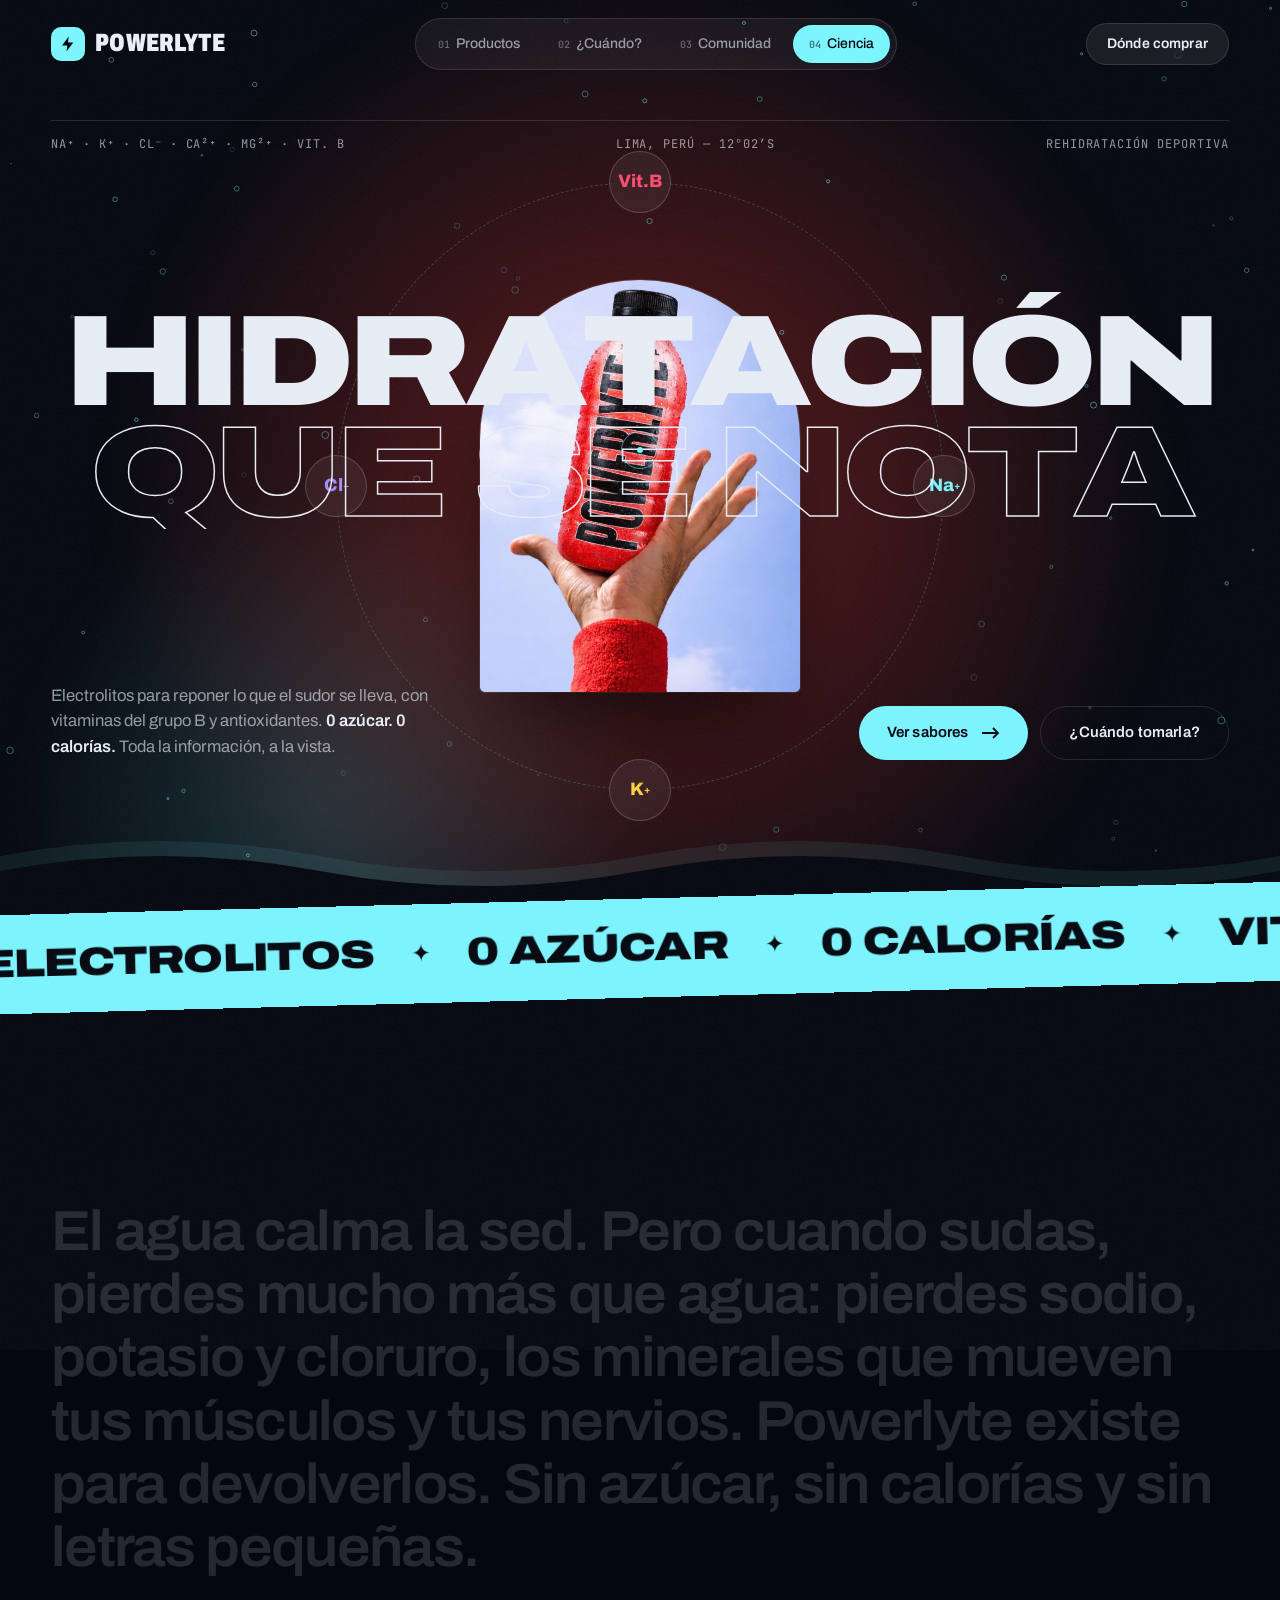
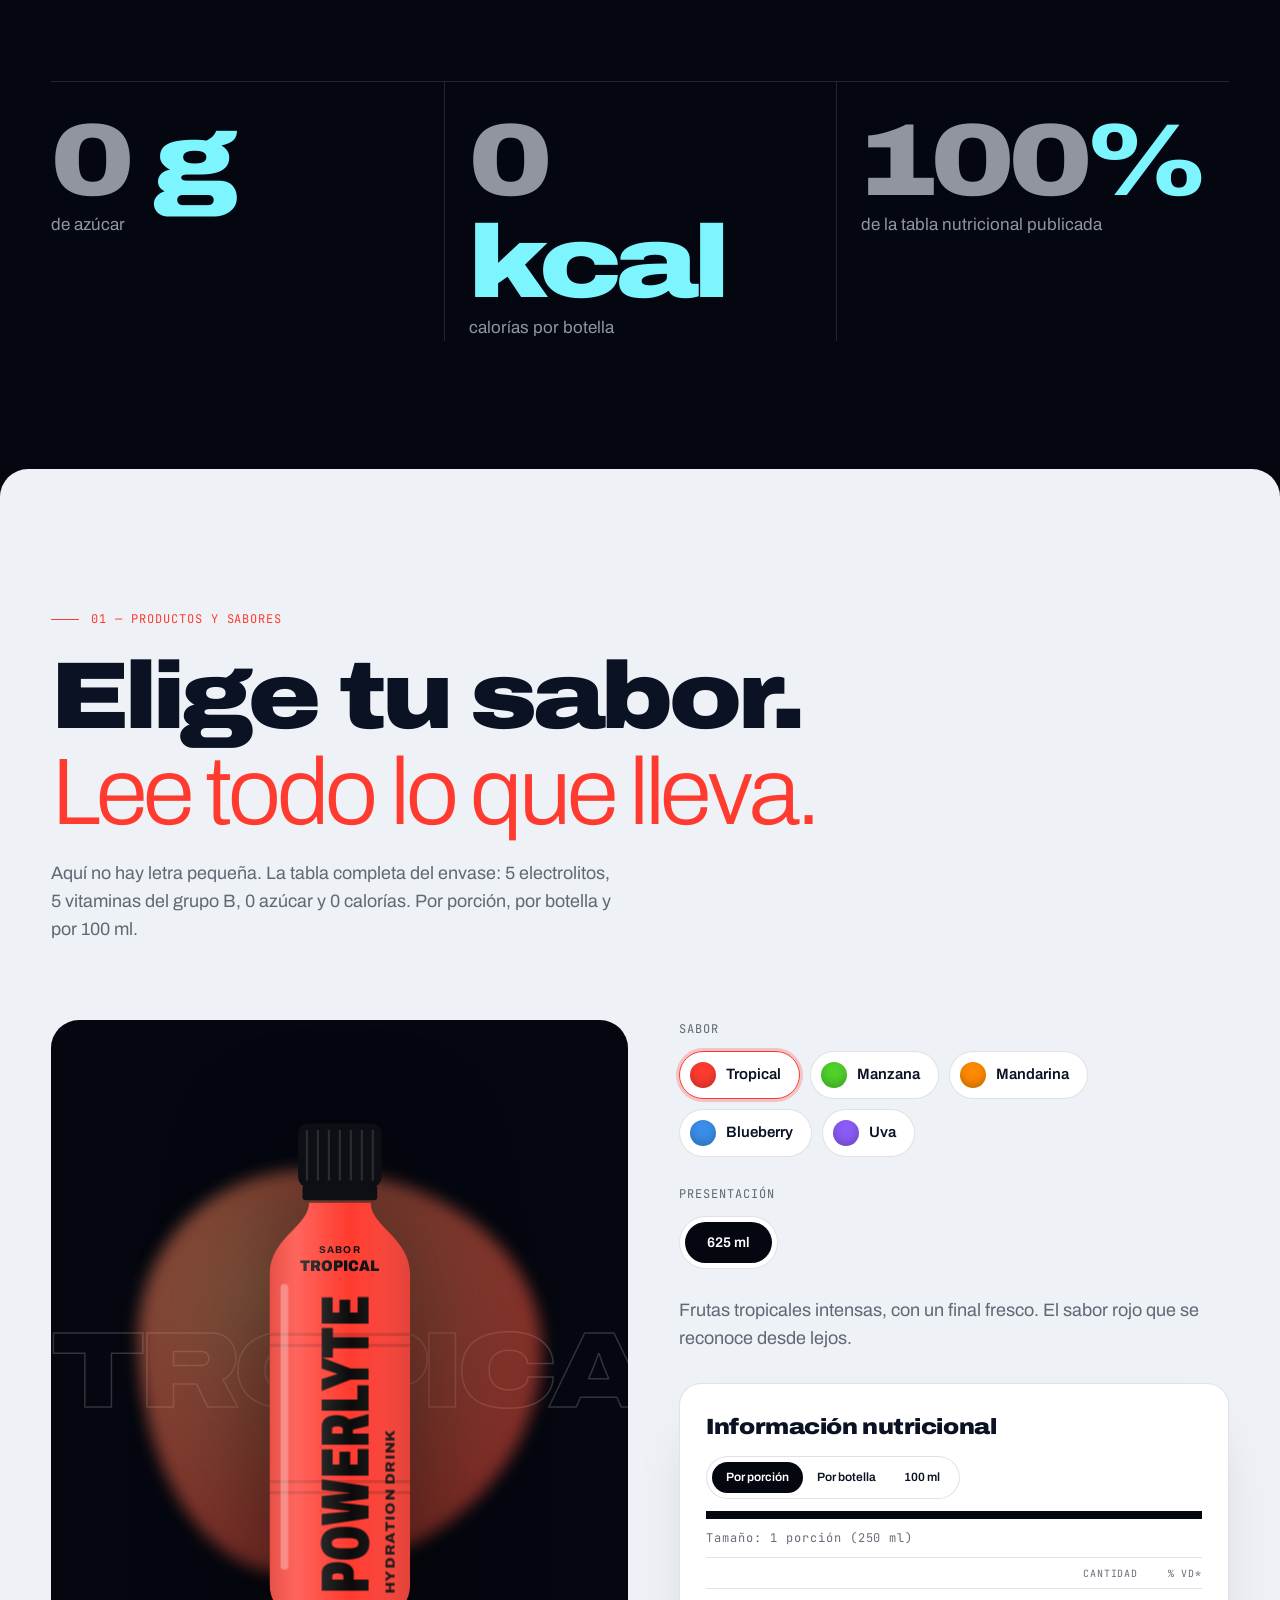
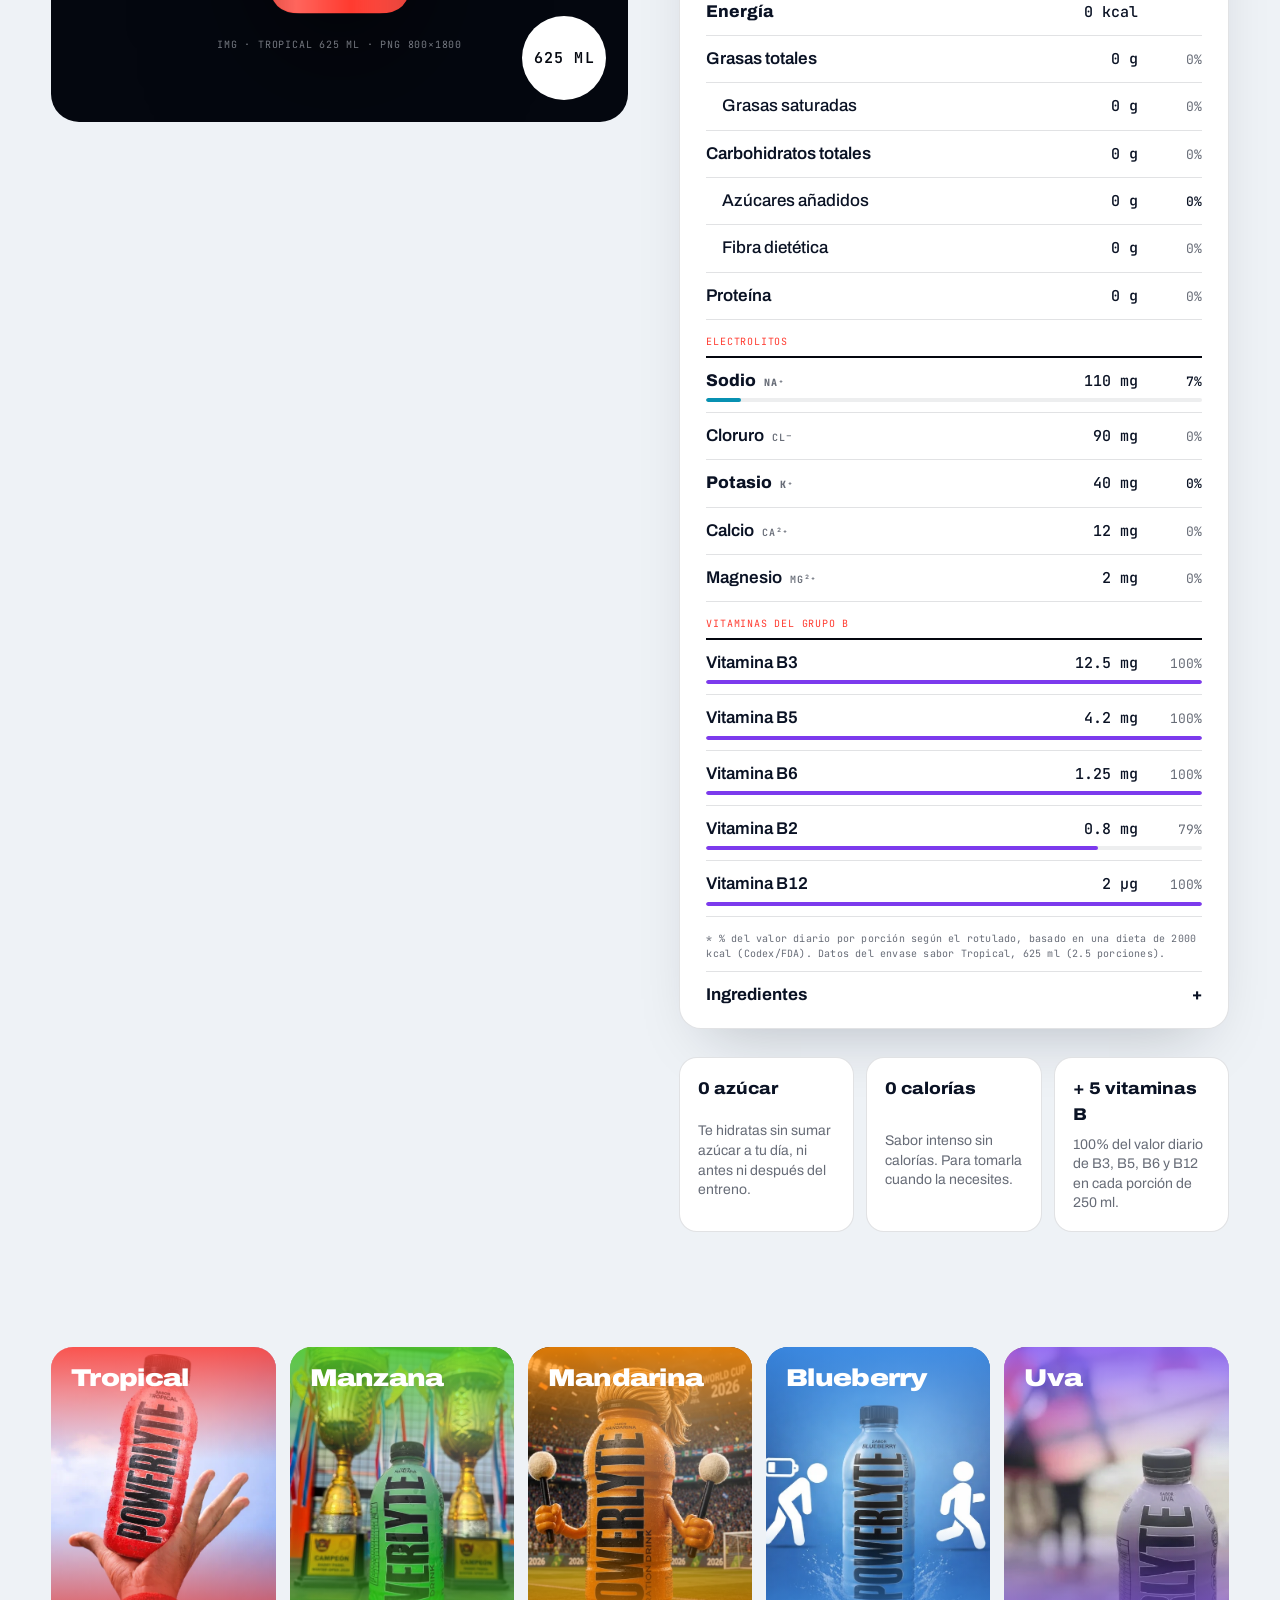
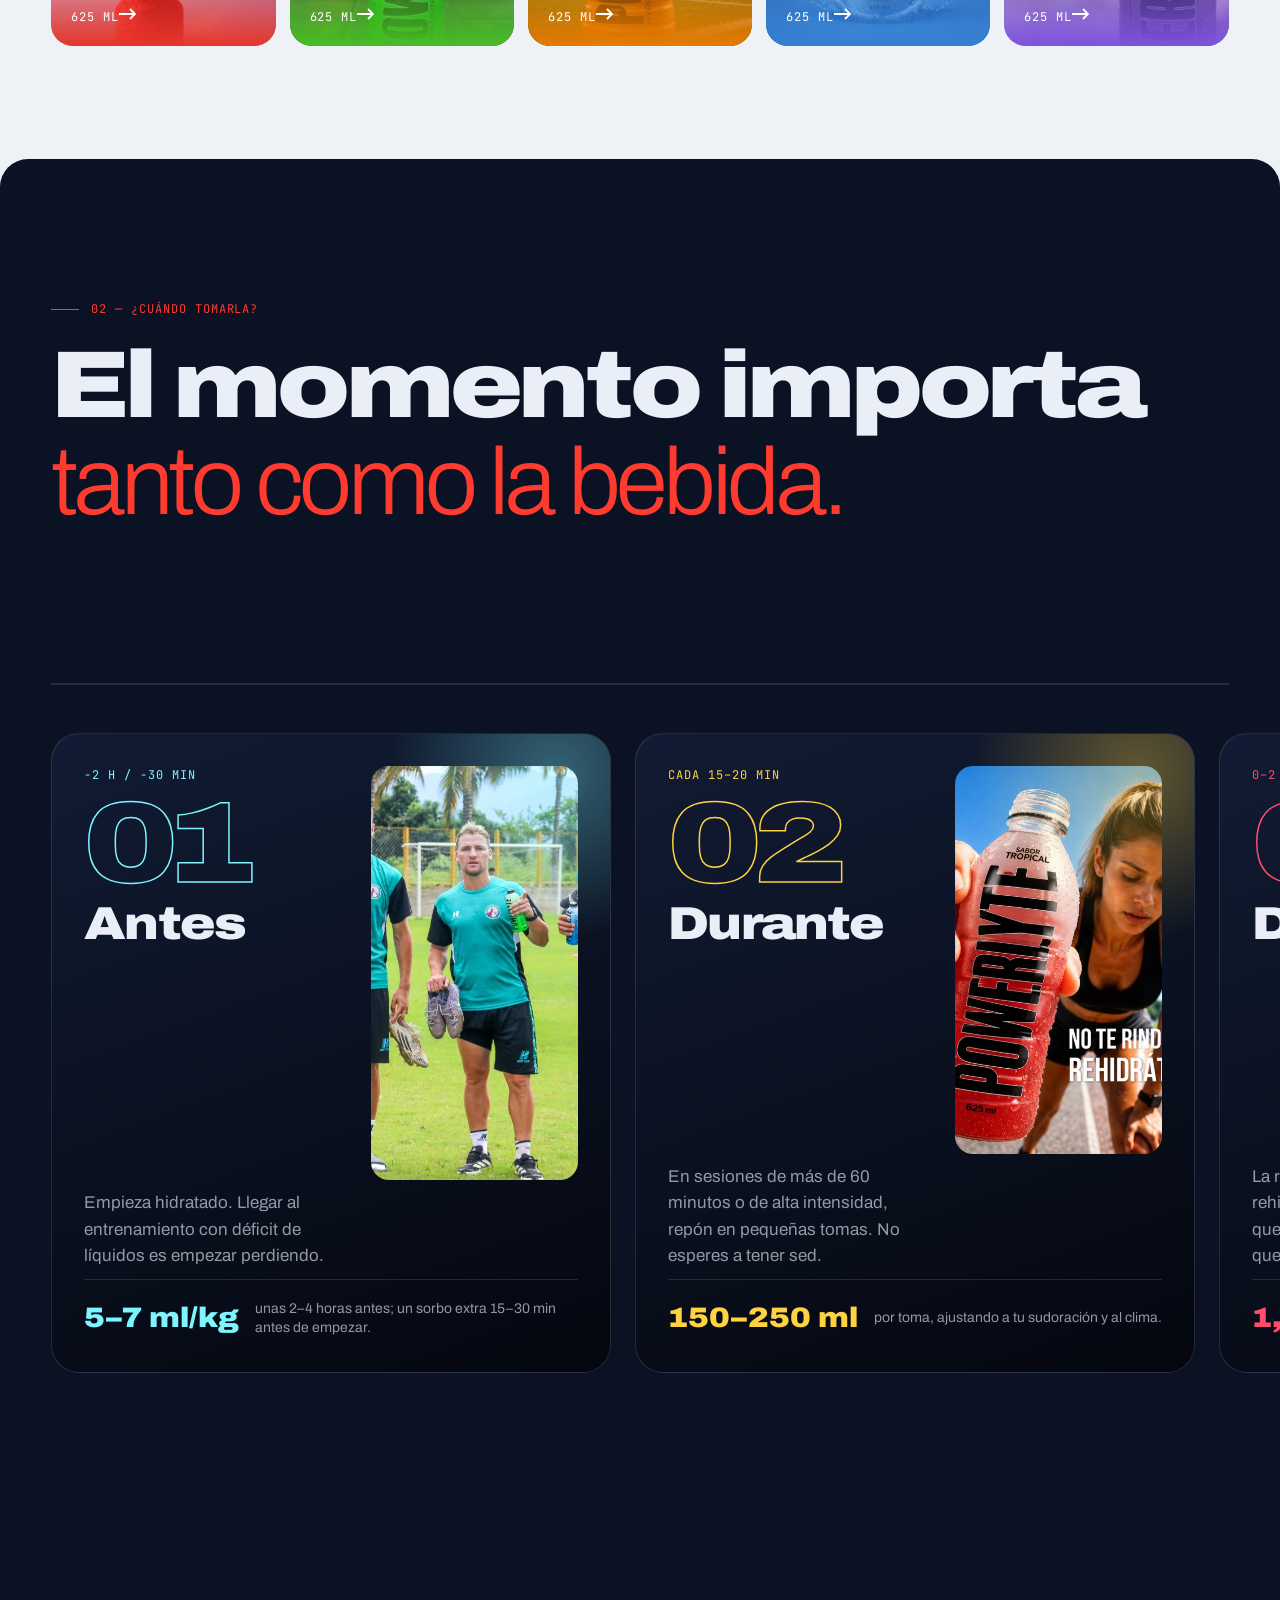
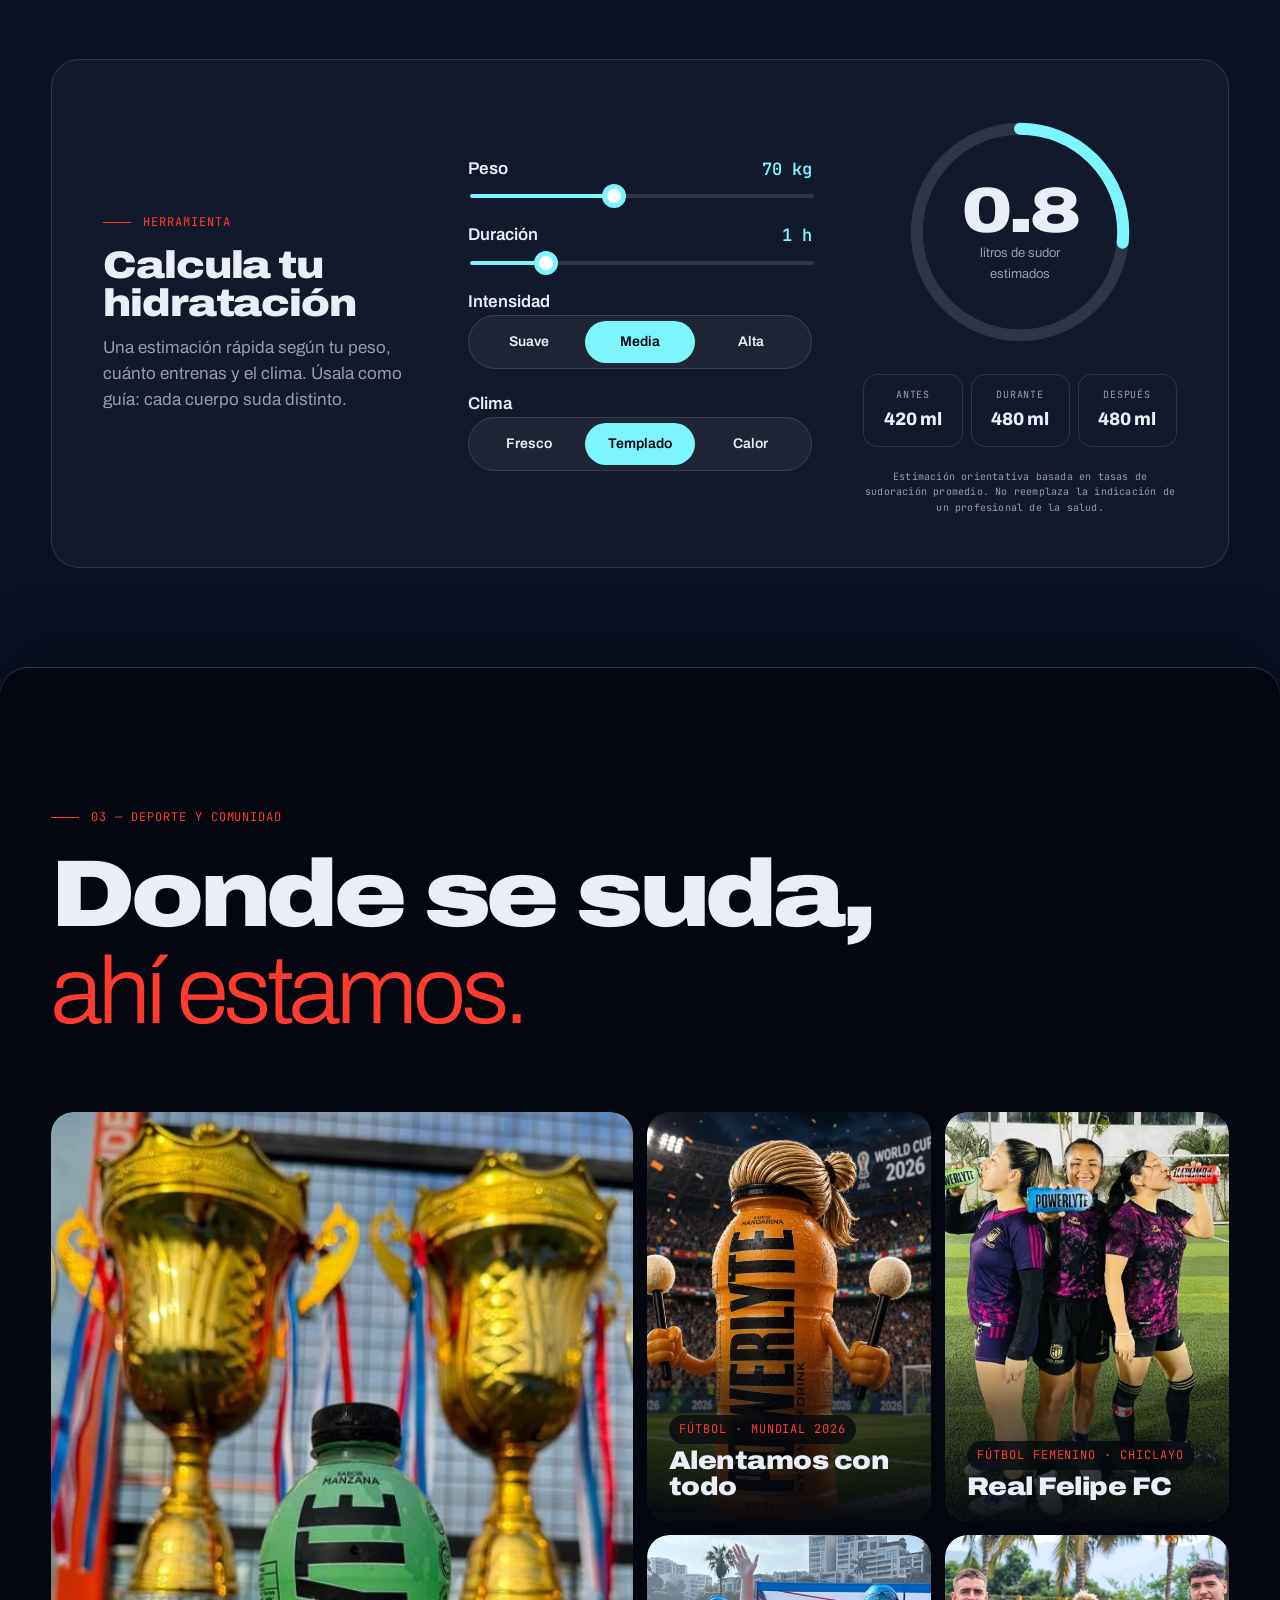
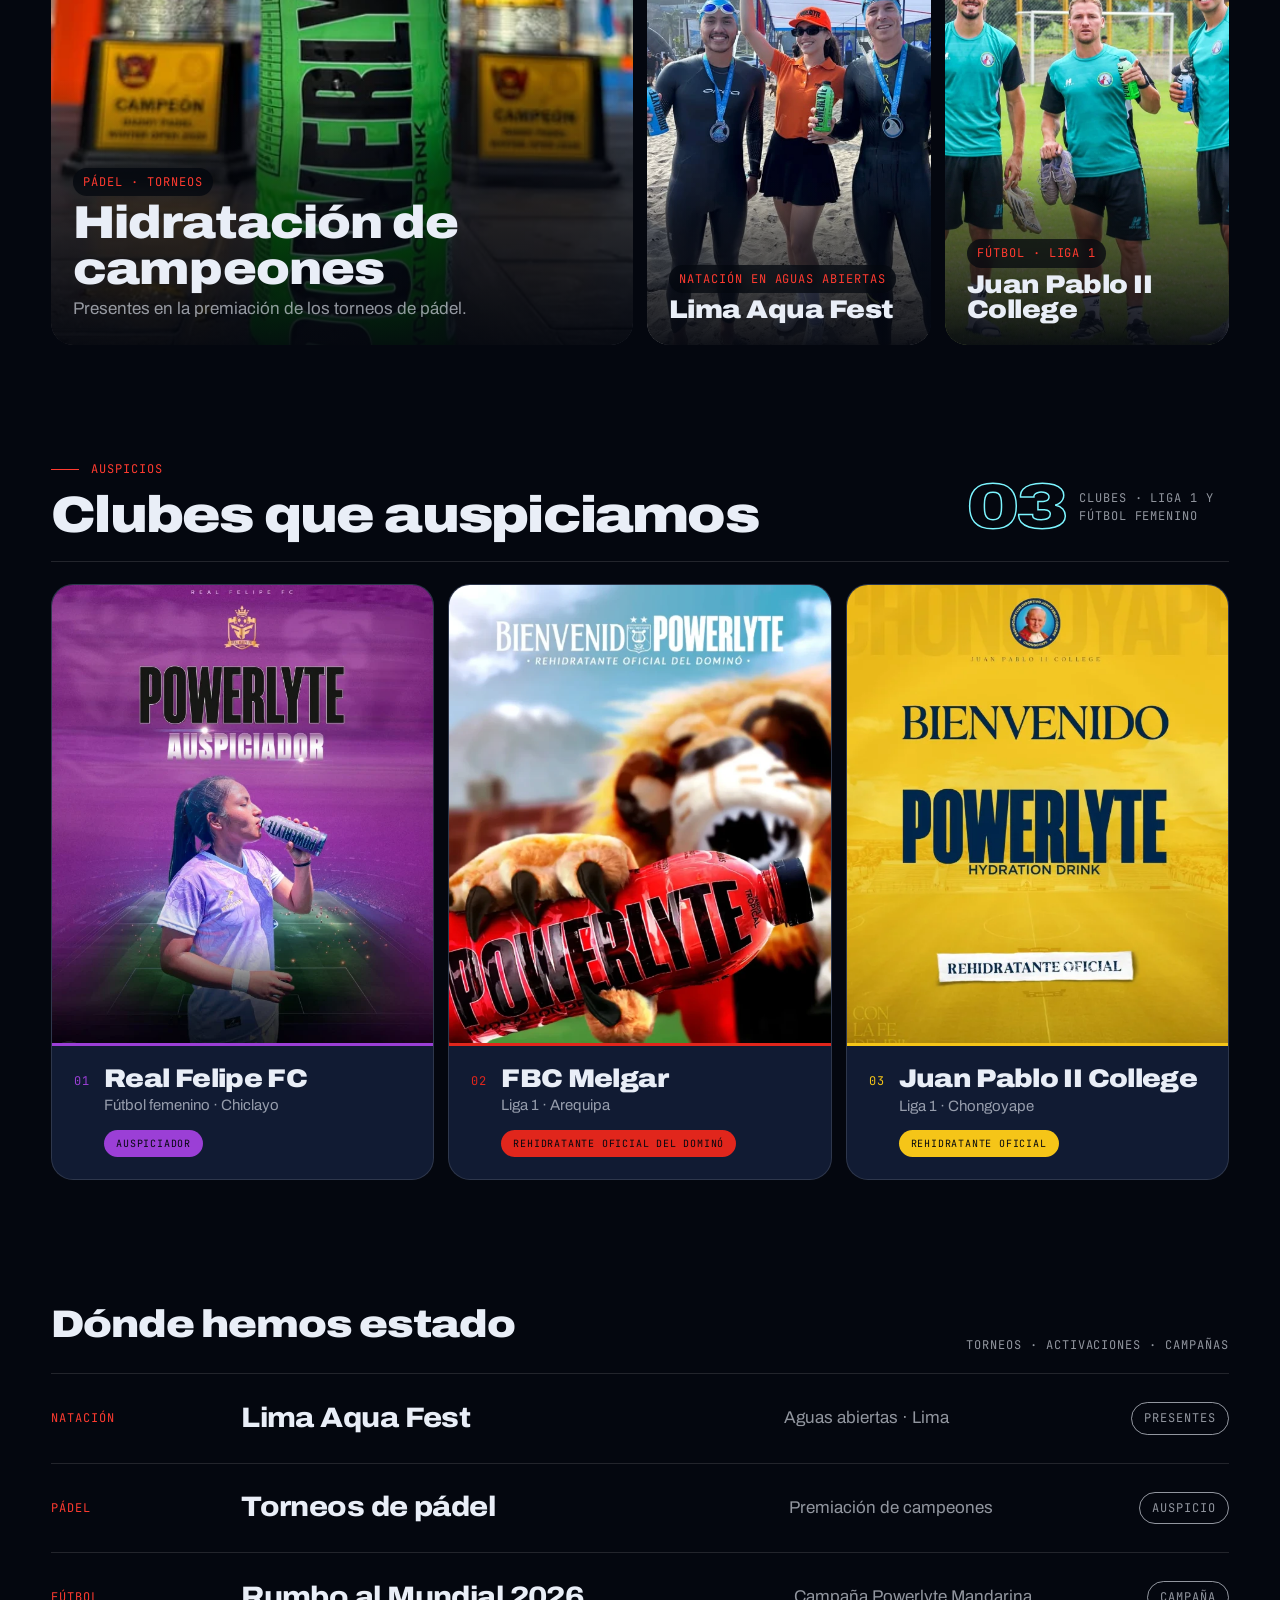
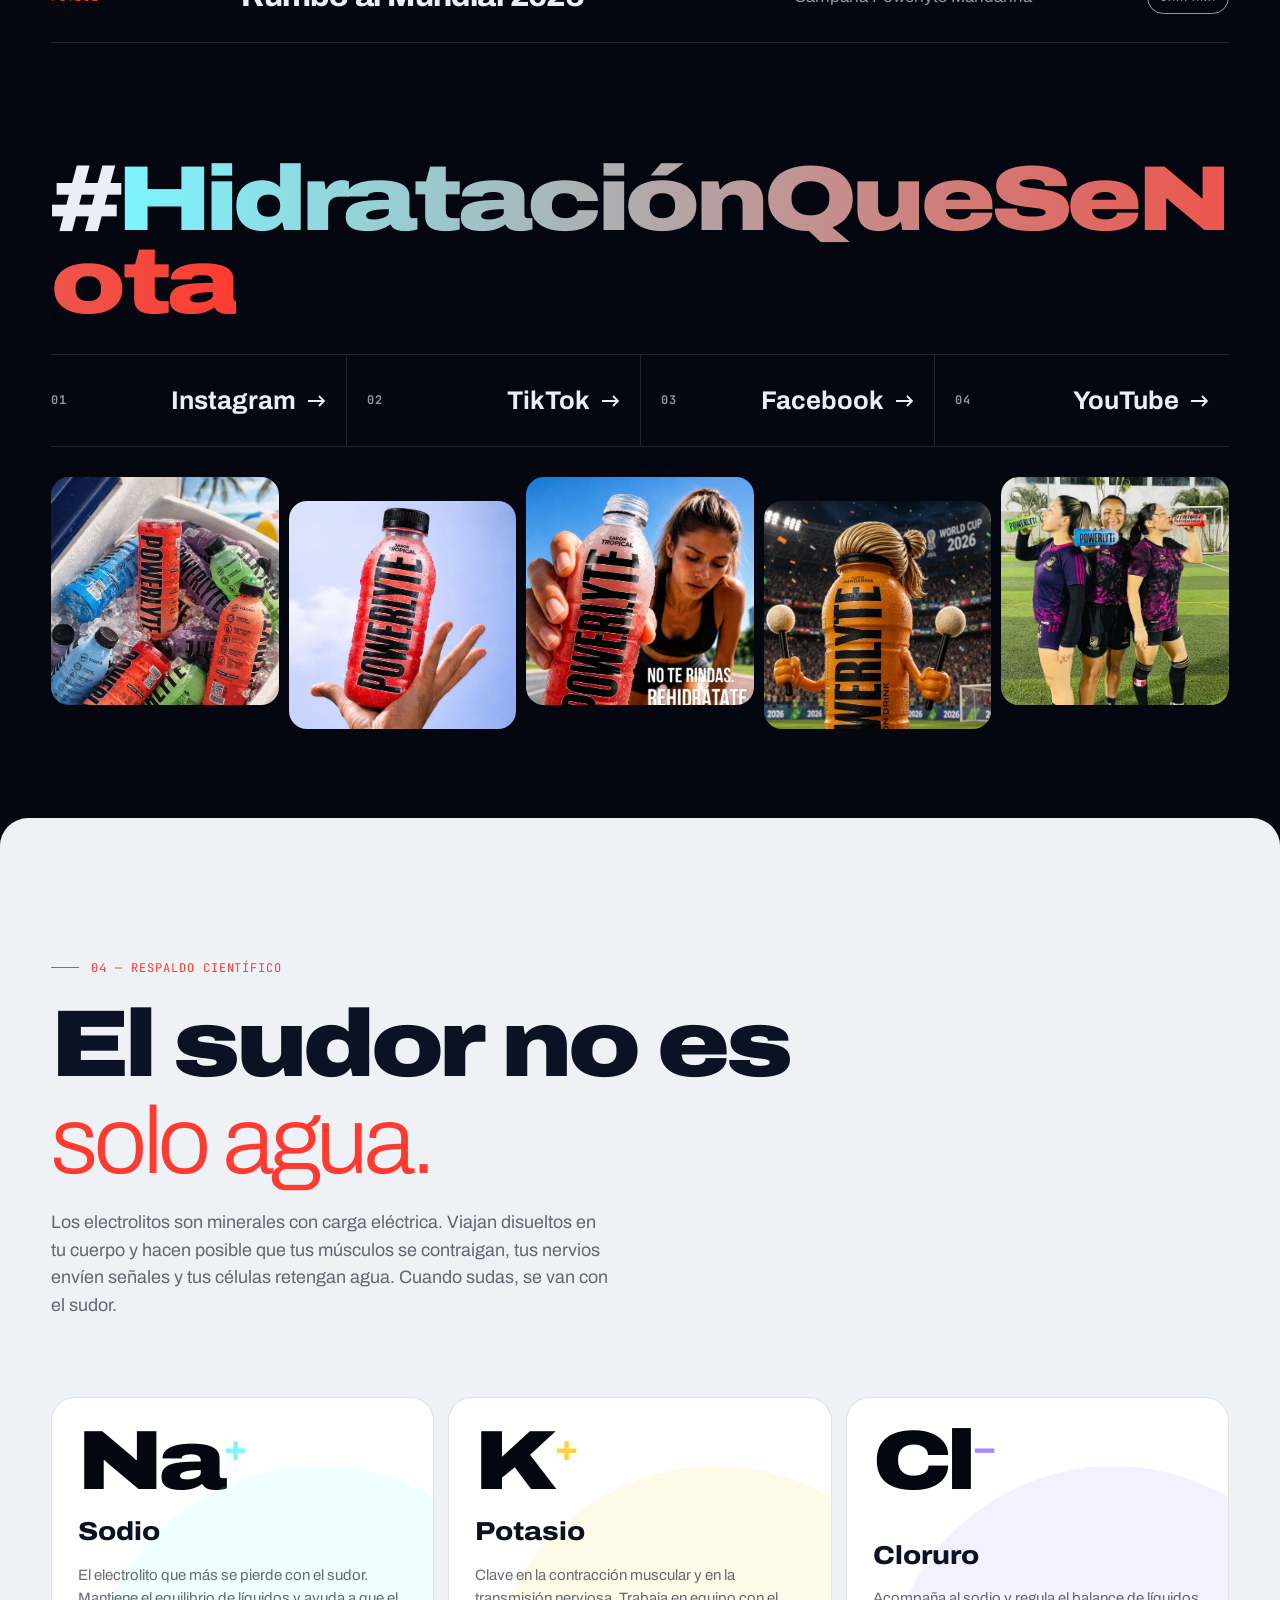
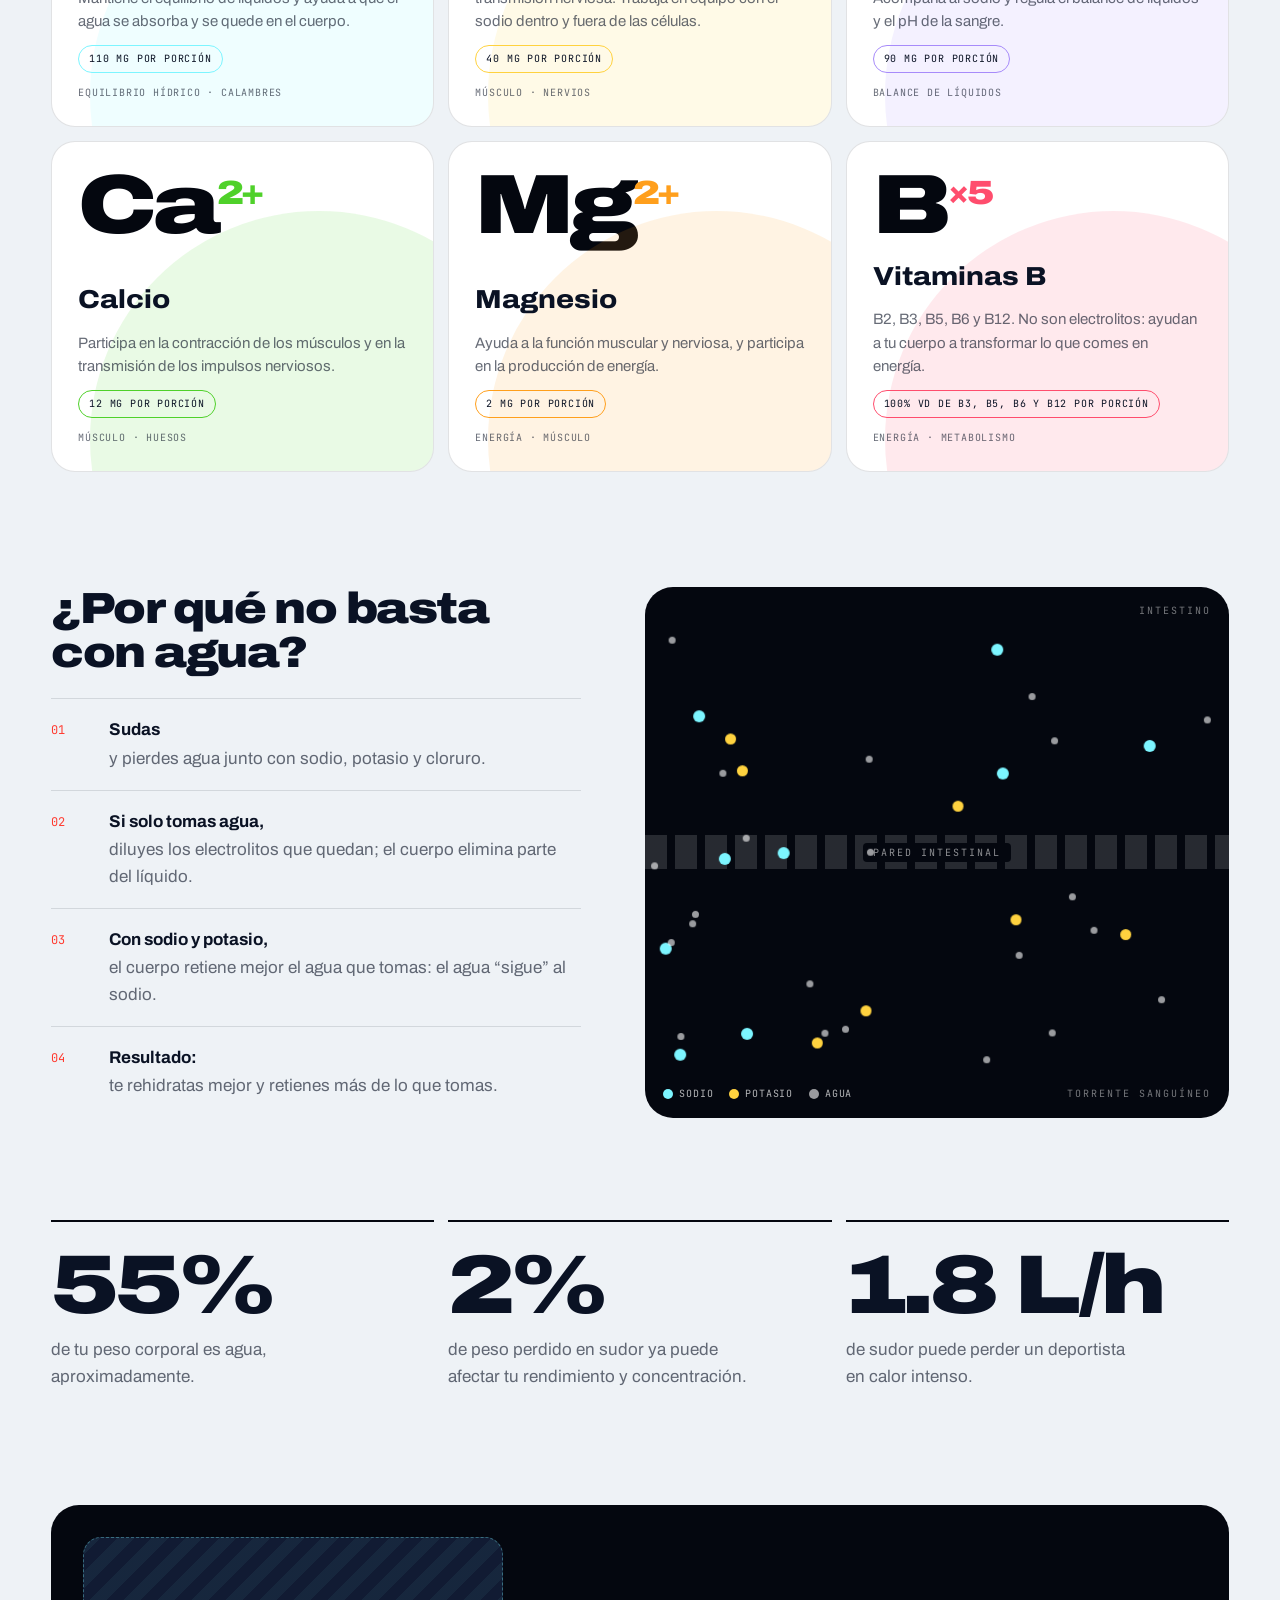
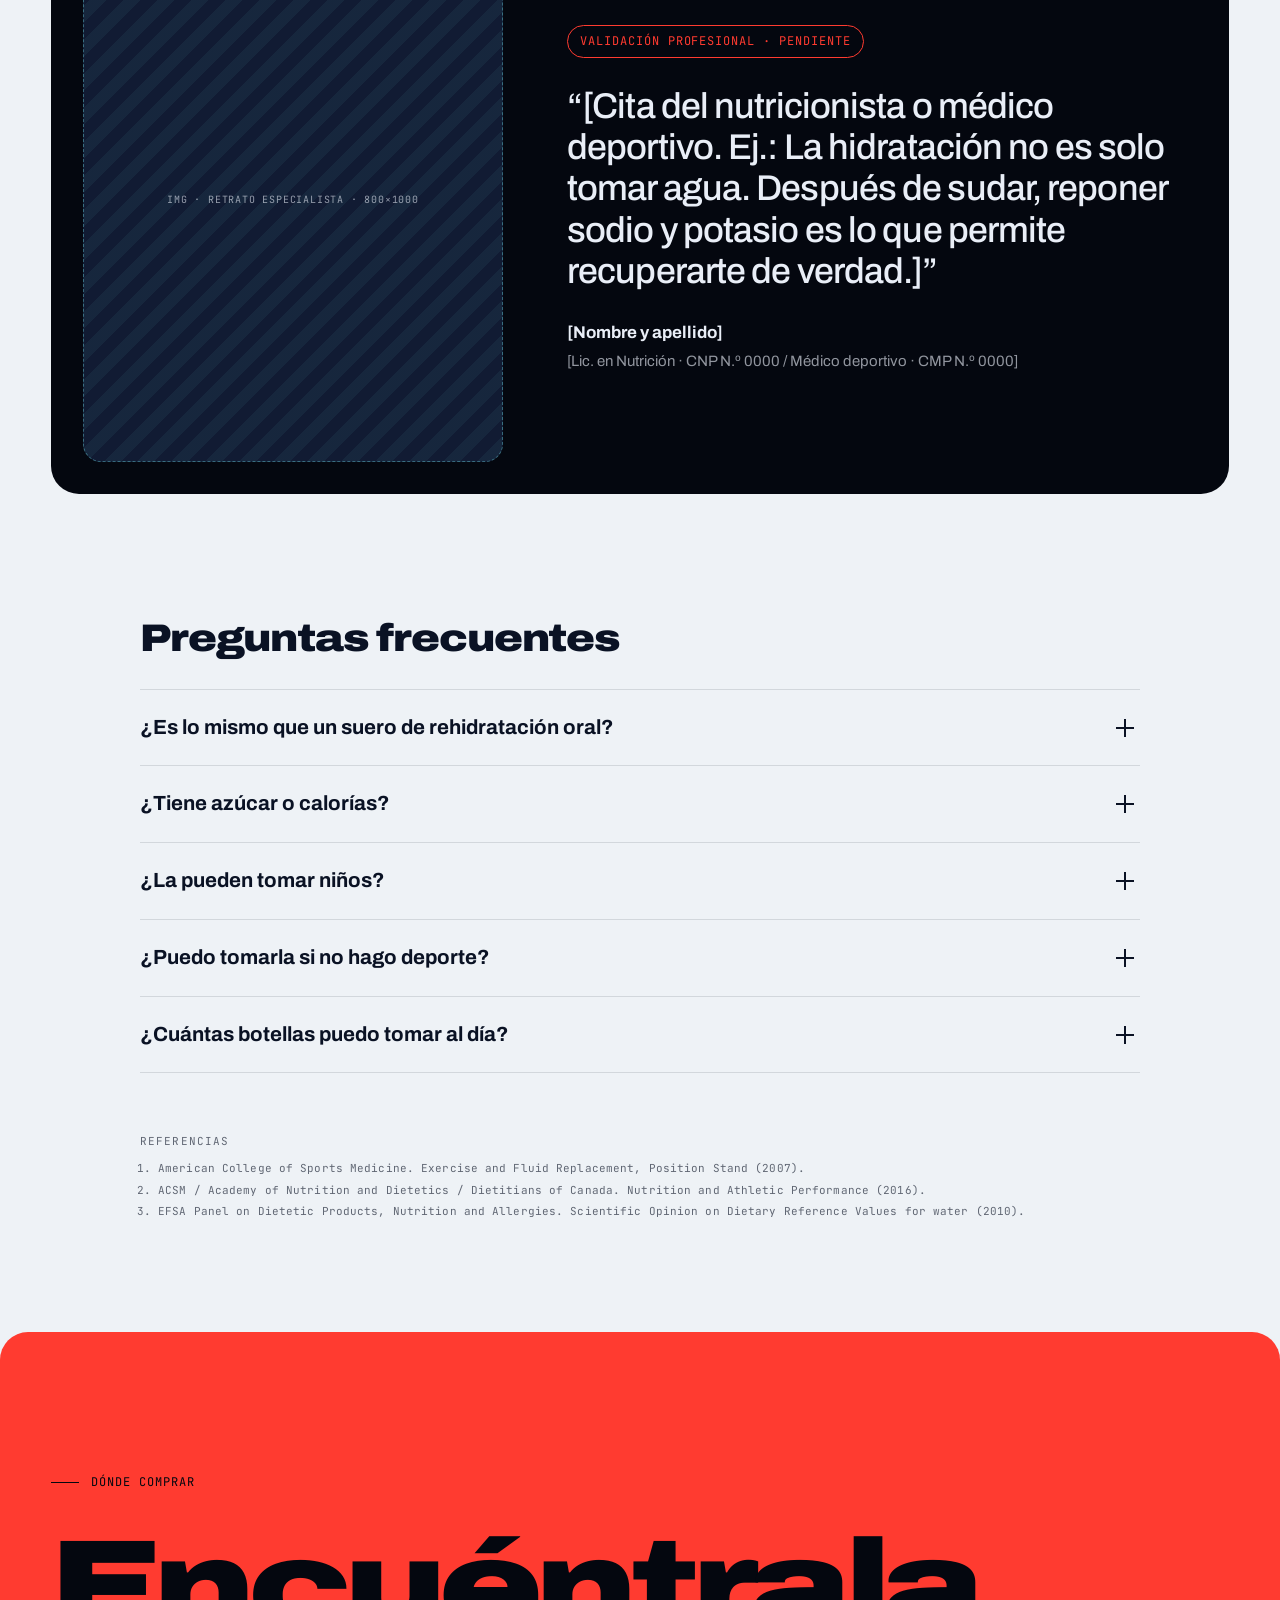
<file: powerlyte/index.html>
<!doctype html>
<html lang="es-PE">
<head>
  <meta charset="utf-8">
  <meta name="viewport" content="width=device-width, initial-scale=1">
  <title>Powerlyte — Hidratación que se nota</title>
  <meta name="description" content="Powerlyte Hydration Drink: electrolitos, vitaminas del grupo B y antioxidantes. 0 azúcar, 0 calorías. Conoce sus sabores, su tabla nutricional completa y cuándo tomarla.">
  <meta name="theme-color" content="#04070f">
  <meta property="og:title" content="Powerlyte — Hidratación que se nota">
  <meta property="og:description" content="Electrolitos + vitamina B. 0 azúcar, 0 calorías. Tabla nutricional transparente.">
  <meta property="og:type" content="website">
  <!-- TODO: og:image 1200×630 -->
  <link rel="icon" href="assets/favicon.svg" type="image/svg+xml">
  <link rel="preconnect" href="https://fonts.googleapis.com">
  <link rel="preconnect" href="https://fonts.gstatic.com" crossorigin>
  <link href="https://fonts.googleapis.com/css2?family=Archivo:ital,wdth,wght@0,62..125,100..900;1,62..125,100..900&family=JetBrains+Mono:wght@400;500&display=swap" rel="stylesheet">
  <link rel="stylesheet" href="styles.css">
</head>
<body class="is-loading">

<!-- ============ LOADER ============ -->
<div class="loader" aria-hidden="true">
  <div class="loader__drop">
    <svg viewBox="0 0 60 80"><defs><clipPath id="dropClip"><path d="M30 2C30 2 4 34 4 52a26 26 0 0052 0C56 34 30 2 30 2z"/></clipPath></defs>
      <path class="loader__outline" d="M30 2C30 2 4 34 4 52a26 26 0 0052 0C56 34 30 2 30 2z"/>
      <g clip-path="url(#dropClip)"><rect class="loader__fill" x="0" y="80" width="60" height="80"/></g>
    </svg>
  </div>
  <div class="loader__count"><span data-loader-num>0</span>%</div>
  <div class="loader__label">Rehidratando</div>
</div>

<div class="grain" aria-hidden="true"></div>
<div class="cursor" aria-hidden="true"><div class="cursor__dot"></div><div class="cursor__ring"><span class="cursor__label"></span></div></div>

<!-- ============ NAV ============ -->
<header class="nav" data-nav>
  <a href="#top" class="nav__logo" aria-label="Powerlyte inicio">
    <!-- TODO: reemplazar por logo oficial SVG -->
    <span class="logo-mark"><svg viewBox="0 0 24 24"><path d="M13 2 4 14h7l-1 8 9-12h-7z"/></svg></span>
    <span class="logo-word">POWERLYTE</span>
  </a>
  <nav class="nav__links" aria-label="Principal">
    <a href="#productos"><span>01</span>Productos</a>
    <a href="#cuando"><span>02</span>¿Cuándo?</a>
    <a href="#comunidad"><span>03</span>Comunidad</a>
    <a href="#ciencia"><span>04</span>Ciencia</a>
  </nav>
  <a href="#comprar" class="btn btn--sm btn--glass magnetic"><span>Dónde comprar</span></a>
  <button class="nav__burger" aria-label="Abrir menú" aria-expanded="false" data-burger><span></span><span></span></button>
</header>

<div class="menu" data-menu aria-hidden="true">
  <a href="#productos">Productos</a>
  <a href="#cuando">¿Cuándo tomarla?</a>
  <a href="#comunidad">Comunidad</a>
  <a href="#ciencia">Ciencia</a>
  <a href="#comprar">Dónde comprar</a>
</div>

<main id="top">

<!-- ============ HERO ============ -->
<section class="hero" data-hero>
  <canvas class="hero__bubbles" data-bubbles aria-hidden="true"></canvas>
  <div class="hero__glow" aria-hidden="true"></div>

  <div class="hero__meta mono">
    <span>Na⁺ · K⁺ · Cl⁻ · Ca²⁺ · Mg²⁺ · Vit. B</span>
    <span class="hide-sm">Lima, Perú — 12°02′S</span>
    <span>Rehidratación deportiva</span>
  </div>

  <h1 class="hero__title" aria-label="Hidratación que se nota">
    <span class="line"><span class="word" data-split>HIDRATACIÓN</span></span>
    <span class="line line--outline"><span class="word" data-split>QUE SE NOTA</span></span>
  </h1>

  <div class="hero__stage" data-parallax="-0.12">
    <div class="orbit" aria-hidden="true">
      <span class="ion ion--na" style="--a:0deg">Na<sup>+</sup></span>
      <span class="ion ion--k" style="--a:90deg">K<sup>+</sup></span>
      <span class="ion ion--cl" style="--a:180deg">Cl<sup>−</sup></span>
      <span class="ion ion--zn" style="--a:270deg">Vit.B</span>
    </div>
    <figure class="hero__photo">
      <img src="assets/img/tropical-mano-cielo.webp" alt="Botella Powerlyte sabor Tropical sostenida en alto contra el cielo" width="588" height="757" fetchpriority="high">
    </figure>
  </div>

  <div class="hero__bottom">
    <p class="hero__lead reveal">Electrolitos para reponer lo que el sudor se lleva, con vitaminas del grupo B y antioxidantes. <strong>0 azúcar. 0 calorías.</strong> Toda la información, a la vista.</p>
    <div class="hero__ctas reveal">
      <a href="#productos" class="btn btn--primary magnetic" data-cursor="Ver"><span>Ver sabores</span><i class="arrow"></i></a>
      <a href="#cuando" class="btn btn--ghost magnetic"><span>¿Cuándo tomarla?</span></a>
    </div>
  </div>

  <svg class="hero__wave" viewBox="0 0 1440 120" preserveAspectRatio="none" aria-hidden="true">
    <path class="w1" d="M0 60 Q180 20 360 60 T720 60 T1080 60 T1440 60 V120 H0Z"/>
    <path class="w2" d="M0 80 Q180 40 360 80 T720 80 T1080 80 T1440 80 V120 H0Z"/>
  </svg>
</section>

<!-- ============ MARQUEE ============ -->
<div class="marquee" aria-hidden="true">
  <div class="marquee__track">
    <span>Electrolitos</span><i>✦</i><span>0 azúcar</span><i>✦</i><span>0 calorías</span><i>✦</i><span>Vitamina B</span><i>✦</i><span>Antioxidantes</span><i>✦</i><span>625 ml</span><i>✦</i><span>No te rindas. Rehidrátate</span><i>✦</i>
    <span>Electrolitos</span><i>✦</i><span>0 azúcar</span><i>✦</i><span>0 calorías</span><i>✦</i><span>Vitamina B</span><i>✦</i><span>Antioxidantes</span><i>✦</i><span>625 ml</span><i>✦</i><span>No te rindas. Rehidrátate</span><i>✦</i>
  </div>
</div>

<!-- ============ MANIFIESTO ============ -->
<section class="manifesto">
  <p class="manifesto__text" data-words>
    El agua calma la sed. Pero cuando sudas, pierdes mucho más que agua: pierdes sodio, potasio y cloruro, los minerales que mueven tus músculos y tus nervios. Powerlyte existe para devolverlos. Sin azúcar, sin calorías y sin letras pequeñas.
  </p>
  <div class="manifesto__stats">
    <div class="stat reveal"><b><span data-count="0">0</span> g</b><span>de azúcar</span></div>
    <div class="stat reveal"><b><span data-count="0">0</span> kcal</b><span>calorías por botella</span></div>
    <div class="stat reveal"><b><span data-count="100">0</span>%</b><span>de la tabla nutricional publicada</span></div>
  </div>
</section>

<!-- ============ 01 PRODUCTOS ============ -->
<section class="products" id="productos" data-section="productos">
  <header class="sec-head">
    <span class="sec-num mono">01 — Productos y sabores</span>
    <h2 class="sec-title" data-split-lines>Elige tu sabor.<br><em>Lee todo lo que lleva.</em></h2>
    <p class="sec-intro reveal">Aquí no hay letra pequeña. La tabla completa del envase: 5 electrolitos, 5 vitaminas del grupo B, 0 azúcar y 0 calorías. Por porción, por botella y por 100&nbsp;ml.</p>
  </header>

  <div class="lab">
    <!-- Escenario del producto -->
    <div class="lab__stage">
      <div class="lab__bigname" aria-hidden="true"><span data-flavor-big>TROPICAL</span></div>
      <div class="lab__blob" aria-hidden="true"></div>
      <!-- PLACEHOLDER: botella por sabor. Reemplazar por <img data-flavor-img> y rutas en main.js (FLAVORS[].img) -->
      <div class="bottle bottle--lab" data-lab-bottle>
        <svg viewBox="0 0 200 460" class="bottle__svg" aria-hidden="true">
          <defs>
            <clipPath id="bottleClipLab"><path d="M72 76c0 22-36 32-36 66v280q0 28 28 28h72q28 0 28-28V142c0-34-36-44-36-66z"/></clipPath>
            <linearGradient id="bottleShade" x1="0" x2="1">
              <stop offset="0" stop-color="#000" stop-opacity=".28"/><stop offset=".3" stop-color="#fff" stop-opacity=".22"/>
              <stop offset=".55" stop-color="#fff" stop-opacity="0"/><stop offset="1" stop-color="#000" stop-opacity=".32"/>
            </linearGradient>
          </defs>
          <rect x="62" y="4" width="76" height="58" rx="9" class="bottle__cap"/>
          <path d="M70 10v46M80 10v46M90 10v46M100 10v46M110 10v46M120 10v46M130 10v46" class="bottle__grip"/>
          <rect x="66" y="60" width="68" height="14" rx="3" class="bottle__ring"/>
          <g clip-path="url(#bottleClipLab)">
            <rect x="0" y="60" width="200" height="400" class="bottle__body"/>
            <path d="M36 196h128M36 206h128M36 330h128M36 340h128" class="bottle__ridge"/>
            <text x="100" y="122" text-anchor="middle" class="bottle__sabor">SABOR</text>
            <text x="100" y="138" text-anchor="middle" class="bottle__flavor" data-bottle-flavor>TROPICAL</text>
            <text transform="translate(126 432) rotate(-90)" class="bottle__brand" textLength="272" lengthAdjust="spacingAndGlyphs">POWERLYTE</text>
            <text transform="translate(150 432) rotate(-90)" class="bottle__tag" textLength="150" lengthAdjust="spacingAndGlyphs">HYDRATION DRINK</text>
            <rect x="0" y="60" width="200" height="400" fill="url(#bottleShade)"/>
            <rect x="46" y="150" width="7" height="260" rx="3.5" class="bottle__shine"/>
          </g>
        </svg>
        <span class="ph-tag mono" data-ph-tag>IMG · Tropical 625 ml · PNG 800×1800</span>
      </div>
      <div class="lab__size-badge mono"><span data-size-label>625 ml</span></div>
    </div>

    <!-- Controles + tabla -->
    <div class="lab__panel">
      <div class="lab__group">
        <span class="lab__label mono">Sabor</span>
        <div class="chips" role="radiogroup" aria-label="Sabor" data-flavor-chips></div>
      </div>
      <div class="lab__group">
        <span class="lab__label mono">Presentación</span>
        <div class="seg" role="radiogroup" aria-label="Tamaño" data-size-seg></div>
      </div>

      <p class="lab__desc" data-flavor-desc></p>

      <!-- Tabla nutricional -->
      <div class="nlabel" aria-live="polite">
        <div class="nlabel__head">
          <h3>Información nutricional</h3>
          <div class="seg seg--mini" role="radiogroup" aria-label="Base de cálculo">
            <button role="radio" aria-checked="true" data-basis="serving">Por porción</button>
            <button role="radio" aria-checked="false" data-basis="bottle">Por botella</button>
            <button role="radio" aria-checked="false" data-basis="100">100 ml</button>
          </div>
        </div>
        <div class="nlabel__serving mono">Tamaño: <span data-serving>1 porción (250 ml)</span></div>
        <div class="nlabel__rows" data-nrows></div>
        <p class="nlabel__foot mono">* % del valor diario por porción según el rotulado, basado en una dieta de 2000 kcal (Codex/FDA). Datos del envase sabor Tropical, 625 ml (2.5 porciones).</p>
        <details class="nlabel__ingr">
          <summary>Ingredientes</summary>
          <p>Agua carbonatada, reguladores de acidez (SIN 330, SIN 331(iii)), saborizante, cloruro de sodio, fosfato monopotásico, lactato de calcio, citrato de magnesio, edulcorantes (SIN 951, SIN 950), colorantes, sustancia conservadora (SIN 211), vitamina B3, vitamina B5, vitamina B6, vitamina B2, vitamina B12.</p>
          <p class="mono">Bebida hidratante con adición de electrolitos. Refrigerar una vez abierto. Producto peruano.</p>
        </details>
      </div>

      <ul class="pillars">
        <li><b>0 azúcar</b><span>Te hidratas sin sumar azúcar a tu día, ni antes ni después del entreno.</span></li>
        <li><b>0 calorías</b><span>Sabor intenso sin calorías. Para tomarla cuando la necesites.</span></li>
        <li><b>+ 5 vitaminas B</b><span>100% del valor diario de B3, B5, B6 y B12 en cada porción de 250 ml.</span></li>
      </ul>
    </div>
  </div>

  <!-- Línea de sabores -->
  <div class="lineup" data-lineup></div>
</section>

<!-- ============ 02 CUÁNDO ============ -->
<section class="when" id="cuando" data-section="cuando">
  <header class="sec-head sec-head--light">
    <span class="sec-num mono">02 — ¿Cuándo tomarla?</span>
    <h2 class="sec-title" data-split-lines>El momento importa<br><em>tanto como la bebida.</em></h2>
  </header>

  <div class="hscroll" data-hscroll>
    <div class="hscroll__sticky">
      <div class="hscroll__progress"><span data-hprogress></span></div>
      <div class="hscroll__track" data-htrack>

        <article class="moment" style="--m:#7cf5ff">
          <div class="moment__time mono">−2 h / −30 min</div>
          <div class="moment__num">01</div>
          <h3 class="moment__title">Antes</h3>
          <p class="moment__copy">Empieza hidratado. Llegar al entrenamiento con déficit de líquidos es empezar perdiendo.</p>
          <div class="moment__dose"><b>5–7 ml/kg</b><span>unas 2–4 horas antes; un sorbo extra 15–30 min antes de empezar.</span></div>
          <figure class="ph--moment photo"><img src="assets/img/futbol-entrenamiento.webp" alt="Jugadores de Juan Pablo II College con botellas Powerlyte antes del entrenamiento" width="760" height="733" loading="lazy"></figure>
        </article>

        <article class="moment" style="--m:#ffd23f">
          <div class="moment__time mono">cada 15–20 min</div>
          <div class="moment__num">02</div>
          <h3 class="moment__title">Durante</h3>
          <p class="moment__copy">En sesiones de más de 60 minutos o de alta intensidad, repón en pequeñas tomas. No esperes a tener sed.</p>
          <div class="moment__dose"><b>150–250 ml</b><span>por toma, ajustando a tu sudoración y al clima.</span></div>
          <figure class="ph--moment photo"><img src="assets/img/tropical-corredora.webp" alt="Corredora agotada en la pista junto a una botella Powerlyte Tropical: No te rindas, rehidrátate" width="622" height="769" loading="lazy"></figure>
        </article>

        <article class="moment" style="--m:#ff4d6d">
          <div class="moment__time mono">0–2 h después</div>
          <div class="moment__num">03</div>
          <h3 class="moment__title">Después</h3>
          <p class="moment__copy">La recuperación empieza con la rehidratación. El sodio ayuda a que el cuerpo retenga el líquido que tomas.</p>
          <div class="moment__dose"><b>1,25–1,5 L</b><span>por cada kilo de peso perdido durante el ejercicio.</span></div>
          <figure class="ph--moment photo"><img src="assets/img/natacion-playa.webp" alt="Nadadores con medalla y botellas Powerlyte al terminar el Lima Aqua Fest" width="544" height="702" loading="lazy"></figure>
        </article>

        <article class="moment" style="--m:#ff9f1c">
          <div class="moment__time mono">&gt; 28 °C</div>
          <div class="moment__num">04</div>
          <h3 class="moment__title">Días de calor</h3>
          <p class="moment__copy">Con calor y humedad sudas más, aunque no estés entrenando. El verano limeño o un trabajo al sol también cuentan.</p>
          <div class="moment__dose"><b>+30%</b><span>de sudoración aproximada frente a un día templado.</span></div>
          <figure class="ph--moment photo"><img src="assets/img/cooler-sabores.webp" alt="Cooler en la playa lleno de botellas Powerlyte de todos los sabores sobre hielo" width="591" height="759" loading="lazy"></figure>
        </article>

        <article class="moment" style="--m:#a78bfa">
          <div class="moment__time mono">cuando lo necesites</div>
          <div class="moment__num">05</div>
          <h3 class="moment__title">Pérdida de líquidos</h3>
          <p class="moment__copy">Jornadas largas, viajes, altura o una noche larga. Cuando el cuerpo pierde líquidos, reponer electrolitos ayuda a recuperarte.</p>
          <div class="moment__dose"><b>Ojo</b><span>si hay diarrea, vómitos o fiebre persistentes, consulta a un médico.</span></div>
          <div class="ph ph--moment"><span class="mono">IMG · Día a día / viaje · 900×1100</span></div>
        </article>

      </div>
    </div>
  </div>

  <!-- Calculadora -->
  <div class="calc" id="calculadora">
    <div class="calc__intro">
      <span class="sec-num mono">Herramienta</span>
      <h3 class="calc__title">Calcula tu hidratación</h3>
      <p>Una estimación rápida según tu peso, cuánto entrenas y el clima. Úsala como guía: cada cuerpo suda distinto.</p>
    </div>
    <form class="calc__form" data-calc>
      <label class="field">
        <span class="field__top"><span>Peso</span><output data-out="peso">70 kg</output></span>
        <input type="range" name="peso" min="35" max="120" value="70">
      </label>
      <label class="field">
        <span class="field__top"><span>Duración</span><output data-out="min">60 min</output></span>
        <input type="range" name="min" min="15" max="240" step="15" value="60">
      </label>
      <fieldset class="field">
        <legend class="field__top"><span>Intensidad</span></legend>
        <div class="seg seg--calc">
          <label><input type="radio" name="int" value="0.5"><span>Suave</span></label>
          <label><input type="radio" name="int" value="0.8" checked><span>Media</span></label>
          <label><input type="radio" name="int" value="1.2"><span>Alta</span></label>
        </div>
      </fieldset>
      <fieldset class="field">
        <legend class="field__top"><span>Clima</span></legend>
        <div class="seg seg--calc">
          <label><input type="radio" name="clima" value="0.85"><span>Fresco</span></label>
          <label><input type="radio" name="clima" value="1" checked><span>Templado</span></label>
          <label><input type="radio" name="clima" value="1.3"><span>Calor</span></label>
        </div>
      </fieldset>
    </form>
    <div class="calc__result">
      <div class="calc__gauge">
        <svg viewBox="0 0 200 200" aria-hidden="true">
          <circle cx="100" cy="100" r="86" class="g-bg"/>
          <circle cx="100" cy="100" r="86" class="g-fg" data-gauge/>
        </svg>
        <div class="calc__big"><b data-res="loss">0.8</b><span>litros de sudor estimados</span></div>
      </div>
      <ul class="calc__plan">
        <li><span class="mono">Antes</span><b data-res="before">420 ml</b></li>
        <li><span class="mono">Durante</span><b data-res="during">480 ml</b></li>
        <li><span class="mono">Después</span><b data-res="after">500 ml</b></li>
      </ul>
      <p class="calc__note mono">Estimación orientativa basada en tasas de sudoración promedio. No reemplaza la indicación de un profesional de la salud.</p>
    </div>
  </div>
</section>

<!-- ============ 03 COMUNIDAD ============ -->
<section class="community" id="comunidad" data-section="comunidad">
  <header class="sec-head sec-head--light">
    <span class="sec-num mono">03 — Deporte y comunidad</span>
    <h2 class="sec-title" data-split-lines>Donde se suda,<br><em>ahí estamos.</em></h2>
  </header>

  <div class="team">
    <article class="athlete athlete--xl" data-cursor="Perfil">
      <figure class="ph photo"><img src="assets/img/manzana-trofeos-padel.webp" alt="Botella Powerlyte sabor Manzana frente a los trofeos de campeón de un torneo de pádel" width="511" height="762" loading="lazy"></figure>
      <div class="athlete__info"><span class="mono">Pádel · Torneos</span><h3>Hidratación de campeones</h3><p>Presentes en la premiación de los torneos de pádel.</p></div>
    </article>
    <article class="athlete" data-cursor="Perfil">
      <figure class="ph photo"><img src="assets/img/mandarina-mundial-2026.webp" alt="Mascota Powerlyte sabor Mandarina animando en un estadio del Mundial 2026" width="586" height="765" loading="lazy"></figure>
      <div class="athlete__info"><span class="mono">Fútbol · Mundial 2026</span><h3>Alentamos con todo</h3></div>
    </article>
    <article class="athlete" data-cursor="Perfil">
      <figure class="ph photo"><img src="assets/img/futbol-femenino.webp" alt="Jugadoras de Real Felipe FC tomando Powerlyte en la cancha" width="502" height="619" loading="lazy"></figure>
      <div class="athlete__info"><span class="mono">Fútbol femenino · Chiclayo</span><h3>Real Felipe FC</h3></div>
    </article>
    <article class="athlete" data-cursor="Perfil">
      <figure class="ph photo"><img src="assets/img/natacion-playa.webp" alt="Nadadores medallistas del Lima Aqua Fest con Powerlyte en la playa" width="544" height="702" loading="lazy"></figure>
      <div class="athlete__info"><span class="mono">Natación en aguas abiertas</span><h3>Lima Aqua Fest</h3></div>
    </article>
    <article class="athlete" data-cursor="Perfil">
      <figure class="ph photo"><img src="assets/img/futbol-entrenamiento.webp" alt="Jugadores de Juan Pablo II College con Powerlyte en el entrenamiento" width="760" height="733" loading="lazy"></figure>
      <div class="athlete__info"><span class="mono">Fútbol · Liga 1</span><h3>Juan Pablo II College</h3></div>
    </article>
  </div>

  <div class="clubs">
    <div class="clubs__head">
      <div>
        <span class="sec-num mono">Auspicios</span>
        <h3 class="clubs__title">Clubes que auspiciamos</h3>
      </div>
      <p class="clubs__count"><b>03</b><span class="mono">clubes · Liga 1 y fútbol femenino</span></p>
    </div>
    <ul class="clubs__list">
      <li class="club reveal" style="--club:#9b3fd6">
        <figure class="club__img"><img src="assets/img/club-real-felipe.webp" alt="Pieza de Real Felipe FC anunciando a Powerlyte como auspiciador" width="631" height="757" loading="lazy"></figure>
        <div class="club__info">
          <span class="club__num mono">01</span>
          <h4>Real Felipe FC</h4>
          <p>Fútbol femenino · Chiclayo</p>
          <em class="mono">Auspiciador</em>
        </div>
      </li>
      <li class="club reveal" style="--club:#e1261c">
        <figure class="club__img"><img src="assets/img/club-melgar.webp" alt="Pieza de FBC Melgar dando la bienvenida a Powerlyte, rehidratante oficial del Dominó" width="625" height="726" loading="lazy"></figure>
        <div class="club__info">
          <span class="club__num mono">02</span>
          <h4>FBC Melgar</h4>
          <p>Liga 1 · Arequipa</p>
          <em class="mono">Rehidratante oficial del Dominó</em>
        </div>
      </li>
      <li class="club reveal" style="--club:#f5c518">
        <figure class="club__img"><img src="assets/img/club-juan-pablo-ii.webp" alt="Pieza de Juan Pablo II College dando la bienvenida a Powerlyte como rehidratante oficial" width="642" height="738" loading="lazy"></figure>
        <div class="club__info">
          <span class="club__num mono">03</span>
          <h4>Juan Pablo II College</h4>
          <p>Liga 1 · Chongoyape</p>
          <em class="mono">Rehidratante oficial</em>
        </div>
      </li>
    </ul>
  </div>

  <div class="events">
    <div class="events__head">
      <h3>Dónde hemos estado</h3>
      <span class="mono">Torneos · activaciones · campañas</span>
    </div>
    <ul class="events__list" data-events>
      <li data-img="Lima Aqua Fest" data-src="assets/img/natacion-playa.webp"><time class="mono">Natación</time><b>Lima Aqua Fest</b><span>Aguas abiertas · Lima</span><em class="mono">Presentes</em></li>
      <li data-img="Torneo de pádel" data-src="assets/img/manzana-trofeos-padel.webp"><time class="mono">Pádel</time><b>Torneos de pádel</b><span>Premiación de campeones</span><em class="mono">Auspicio</em></li>
      <li data-img="Mundial 2026" data-src="assets/img/mandarina-mundial-2026.webp"><time class="mono">Fútbol</time><b>Rumbo al Mundial 2026</b><span>Campaña Powerlyte Mandarina</span><em class="mono">Campaña</em></li>
    </ul>
    <div class="events__float" aria-hidden="true"><div class="ph"><span class="mono" data-float-label>IMG · Evento</span><img data-float-img alt="" hidden></div></div>
  </div>

  <div class="social">
    <p class="social__tag">#<span>HidrataciónQueSeNota</span></p>
    <!-- TODO: reemplazar href="#" por las URLs oficiales -->
    <div class="social__links">
      <a href="#" class="social__link" data-cursor="Seguir"><span class="mono">01</span>Instagram<i class="arrow"></i></a>
      <a href="#" class="social__link" data-cursor="Seguir"><span class="mono">02</span>TikTok<i class="arrow"></i></a>
      <a href="#" class="social__link" data-cursor="Seguir"><span class="mono">03</span>Facebook<i class="arrow"></i></a>
      <a href="#" class="social__link" data-cursor="Seguir"><span class="mono">04</span>YouTube<i class="arrow"></i></a>
    </div>
    <div class="ugc">
      <figure class="ph photo"><img src="assets/img/cooler-sabores.webp" alt="Cooler con botellas Powerlyte" width="591" height="759" loading="lazy"></figure>
      <figure class="ph photo"><img src="assets/img/tropical-mano-cielo.webp" alt="Powerlyte Tropical en alto" width="588" height="757" loading="lazy"></figure>
      <figure class="ph photo"><img src="assets/img/tropical-corredora.webp" alt="Corredora con Powerlyte Tropical" width="622" height="769" loading="lazy"></figure>
      <figure class="ph photo"><img src="assets/img/mandarina-mundial-2026.webp" alt="Mascota Powerlyte Mandarina" width="586" height="765" loading="lazy"></figure>
      <figure class="ph photo"><img src="assets/img/futbol-femenino.webp" alt="Real Felipe FC con Powerlyte" width="502" height="619" loading="lazy"></figure>
    </div>
  </div>
</section>

<!-- ============ 04 CIENCIA ============ -->
<section class="science" id="ciencia" data-section="ciencia">
  <header class="sec-head">
    <span class="sec-num mono">04 — Respaldo científico</span>
    <h2 class="sec-title" data-split-lines>El sudor no es<br><em>solo agua.</em></h2>
    <p class="sec-intro reveal">Los electrolitos son minerales con carga eléctrica. Viajan disueltos en tu cuerpo y hacen posible que tus músculos se contraigan, tus nervios envíen señales y tus células retengan agua. Cuando sudas, se van con el sudor.</p>
  </header>

  <div class="ions">
    <article class="ioncard reveal" style="--c:#7cf5ff">
      <div class="ioncard__sym">Na<sup>+</sup></div>
      <h3>Sodio</h3>
      <p>El electrolito que más se pierde con el sudor. Mantiene el equilibrio de líquidos y ayuda a que el agua se absorba y se quede en el cuerpo.</p>
      <span class="ioncard__dose mono">110 mg por porción</span>
      <span class="ioncard__tag mono">Equilibrio hídrico · calambres</span>
    </article>
    <article class="ioncard reveal" style="--c:#ffd23f">
      <div class="ioncard__sym">K<sup>+</sup></div>
      <h3>Potasio</h3>
      <p>Clave en la contracción muscular y en la transmisión nerviosa. Trabaja en equipo con el sodio dentro y fuera de las células.</p>
      <span class="ioncard__dose mono">40 mg por porción</span>
      <span class="ioncard__tag mono">Músculo · nervios</span>
    </article>
    <article class="ioncard reveal" style="--c:#a78bfa">
      <div class="ioncard__sym">Cl<sup>−</sup></div>
      <h3>Cloruro</h3>
      <p>Acompaña al sodio y regula el balance de líquidos y el pH de la sangre.</p>
      <span class="ioncard__dose mono">90 mg por porción</span>
      <span class="ioncard__tag mono">Balance de líquidos</span>
    </article>
    <article class="ioncard reveal" style="--c:#4fd12a">
      <div class="ioncard__sym">Ca<sup>2+</sup></div>
      <h3>Calcio</h3>
      <p>Participa en la contracción de los músculos y en la transmisión de los impulsos nerviosos.</p>
      <span class="ioncard__dose mono">12 mg por porción</span>
      <span class="ioncard__tag mono">Músculo · huesos</span>
    </article>
    <article class="ioncard reveal" style="--c:#ff9f1c">
      <div class="ioncard__sym">Mg<sup>2+</sup></div>
      <h3>Magnesio</h3>
      <p>Ayuda a la función muscular y nerviosa, y participa en la producción de energía.</p>
      <span class="ioncard__dose mono">2 mg por porción</span>
      <span class="ioncard__tag mono">Energía · músculo</span>
    </article>
    <article class="ioncard reveal" style="--c:#ff4d6d">
      <div class="ioncard__sym">B<sup>×5</sup></div>
      <h3>Vitaminas B</h3>
      <p>B2, B3, B5, B6 y B12. No son electrolitos: ayudan a tu cuerpo a transformar lo que comes en energía.</p>
      <span class="ioncard__dose mono">100% VD de B3, B5, B6 y B12 por porción</span>
      <span class="ioncard__tag mono">Energía · metabolismo</span>
    </article>
  </div>

  <!-- Cómo funciona -->
  <div class="absorb">
    <div class="absorb__copy">
      <h3>¿Por qué no basta con agua?</h3>
      <ol class="steps">
        <li><b>Sudas</b><span>y pierdes agua junto con sodio, potasio y cloruro.</span></li>
        <li><b>Si solo tomas agua,</b><span>diluyes los electrolitos que quedan; el cuerpo elimina parte del líquido.</span></li>
        <li><b>Con sodio y potasio,</b><span>el cuerpo retiene mejor el agua que tomas: el agua “sigue” al sodio.</span></li>
        <li><b>Resultado:</b><span>te rehidratas mejor y retienes más de lo que tomas.</span></li>
      </ol>
    </div>
    <div class="absorb__viz" aria-hidden="true">
      <div class="membrane"><span>Pared intestinal</span></div>
      <div class="particles" data-absorb></div>
      <span class="absorb__zone absorb__zone--top">Intestino</span>
      <span class="absorb__zone absorb__zone--bot">Torrente sanguíneo</span>
      <div class="absorb__legend mono"><span><i class="dot dot--na"></i>Sodio</span><span><i class="dot dot--k"></i>Potasio</span><span><i class="dot dot--h2o"></i>Agua</span></div>
    </div>
  </div>

  <div class="facts">
    <div class="fact reveal"><b><span data-count="60">0</span>%</b><p>de tu peso corporal es agua, aproximadamente.</p></div>
    <div class="fact reveal"><b><span data-count="2">0</span>%</b><p>de peso perdido en sudor ya puede afectar tu rendimiento y concentración.</p></div>
    <div class="fact reveal"><b><span data-count="2" data-decimals="1">0</span> L/h</b><p>de sudor puede perder un deportista en calor intenso.</p></div>
  </div>

  <!-- Aval profesional -->
  <figure class="expert">
    <div class="ph ph--expert"><span class="mono">IMG · Retrato especialista · 800×1000</span></div>
    <blockquote>
      <span class="expert__badge mono">Validación profesional · pendiente</span>
      <p>“[Cita del nutricionista o médico deportivo. Ej.: La hidratación no es solo tomar agua. Después de sudar, reponer sodio y potasio es lo que permite recuperarte de verdad.]”</p>
      <figcaption>
        <b>[Nombre y apellido]</b>
        <span>[Lic. en Nutrición · CNP N.º 0000 / Médico deportivo · CMP N.º 0000]</span>
      </figcaption>
    </blockquote>
  </figure>

  <!-- FAQ -->
  <div class="faq">
    <h3 class="faq__title">Preguntas frecuentes</h3>
    <details><summary>¿Es lo mismo que un suero de rehidratación oral?</summary><p>No. Powerlyte es una bebida hidratante para actividad física y el día a día. Ante un cuadro de deshidratación por enfermedad (diarrea, vómitos, fiebre) sigue la indicación de tu médico.</p></details>
    <details><summary>¿Tiene azúcar o calorías?</summary><p>No. Powerlyte tiene 0 azúcar y 0 calorías. Está endulzada con edulcorantes (SIN 951 y SIN 950) y su tabla completa, por porción, por botella y por 100 ml, está en la sección Productos.</p></details>
    <details><summary>¿La pueden tomar niños?</summary><p>[Respuesta a validar con el especialista de la marca y el rotulado oficial.]</p></details>
    <details><summary>¿Puedo tomarla si no hago deporte?</summary><p>Sí, en días de calor o cuando pierdes líquidos. Si tienes hipertensión o alguna condición renal, consulta antes con tu médico por su contenido de sodio y potasio.</p></details>
    <details><summary>¿Cuántas botellas puedo tomar al día?</summary><p>Depende de cuánto sudes. Usa la calculadora de arriba como guía y ajusta según tu actividad.</p></details>
  </div>

  <div class="sources mono">
    <span>Referencias</span>
    <ol>
      <li>American College of Sports Medicine. Exercise and Fluid Replacement, Position Stand (2007).</li>
      <li>ACSM / Academy of Nutrition and Dietetics / Dietitians of Canada. Nutrition and Athletic Performance (2016).</li>
      <li>EFSA Panel on Dietetic Products, Nutrition and Allergies. Scientific Opinion on Dietary Reference Values for water (2010).</li>
    </ol>
  </div>
</section>

<!-- ============ COMPRAR / CTA ============ -->
<section class="buy" id="comprar">
  <div class="buy__inner">
    <span class="sec-num mono">Dónde comprar</span>
    <h2 class="buy__title"><span>Encuéntrala</span><span class="outline">cerca de ti</span></h2>
    <div class="retailers">
      <div class="retailer"><span class="mono">LOGO · Supermercado</span></div>
      <div class="retailer"><span class="mono">LOGO · Farmacia</span></div>
      <div class="retailer"><span class="mono">LOGO · Tienda de conveniencia</span></div>
      <div class="retailer"><span class="mono">LOGO · Delivery / app</span></div>
      <div class="retailer"><span class="mono">LOGO · Bodegas</span></div>
    </div>
    <a href="#" class="btn btn--primary btn--lg magnetic" data-cursor="Ir"><span>Comprar en línea</span><i class="arrow"></i></a>
  </div>
</section>

</main>

<!-- ============ FOOTER ============ -->
<footer class="footer">
  <div class="footer__big" aria-hidden="true">POWERLYTE</div>
  <div class="footer__grid">
    <div>
      <p class="footer__claim">Hidratación que se nota.</p>
      <p class="mono footer__small">Una marca distribuida por IDB · <a href="https://idb.pe/nuestras-marcas/" target="_blank" rel="noopener">idb.pe</a></p>
    </div>
    <nav class="footer__nav" aria-label="Pie de página">
      <a href="#productos">Productos</a><a href="#cuando">¿Cuándo tomarla?</a><a href="#comunidad">Comunidad</a><a href="#ciencia">Ciencia</a>
    </nav>
    <nav class="footer__nav" aria-label="Legal">
      <a href="#">Aviso legal</a><a href="#">Privacidad</a><a href="#">Libro de reclamaciones</a><a href="#">Contacto</a>
    </nav>
  </div>
  <p class="footer__legal mono">Este producto no es un medicamento. Mantén una alimentación variada y un estilo de vida activo. Elaborado por Iberoamericana de Bebidas S.A.C. · R.S. P2804725N/NAIEDE · Producto peruano. © <span data-year></span> Powerlyte.</p>
</footer>

<script src="main.js" defer></script>
</body>
</html>
</file>
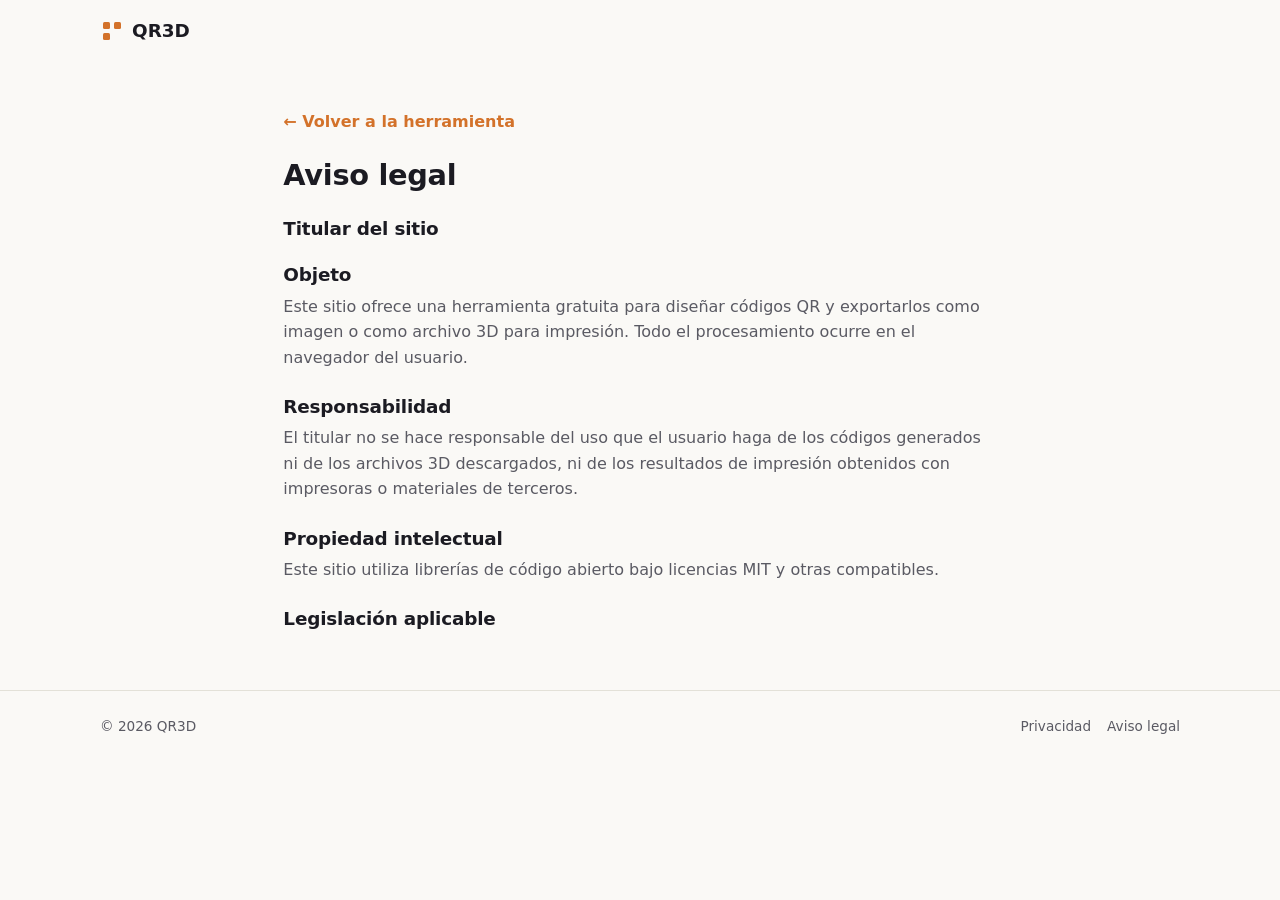
<file: aviso-legal.html>
<!DOCTYPE html>
<html lang="es">
<head>
<meta charset="UTF-8">
<meta name="viewport" content="width=device-width, initial-scale=1">
<title>Aviso legal | QR3D</title>
<meta name="description" content="Aviso legal de QR3D.">
<link rel="icon" href="assets/favicon.svg" type="image/svg+xml">
<link rel="stylesheet" href="styles.css?v=20260916">
</head>
<body>
<a href="#main" class="skip-link">Ir al contenido</a>
<header class="site-header">
  <a href="/" class="brand">
    <svg class="brand-mark" viewBox="0 0 24 24" aria-hidden="true"><rect x="3" y="3" width="7" height="7" rx="1.5"/><rect x="14" y="3" width="7" height="7" rx="1.5"/><rect x="3" y="14" width="7" height="7" rx="1.5"/></svg>
    <span>QR3D</span>
  </a>
</header>
<main id="main" class="legal-page">
  <a href="index.html" class="back">← Volver a la herramienta</a>
  <h1>Aviso legal</h1>

  <h2>Titular del sitio</h2>
  <p><!-- TODO: nombre/razón social, NIF/CIF, domicilio y contacto del titular del sitio --></p>

  <h2>Objeto</h2>
  <p>Este sitio ofrece una herramienta gratuita para diseñar códigos QR y exportarlos como imagen o como archivo 3D para impresión. Todo el procesamiento ocurre en el navegador del usuario.</p>

  <h2>Responsabilidad</h2>
  <p>El titular no se hace responsable del uso que el usuario haga de los códigos generados ni de los archivos 3D descargados, ni de los resultados de impresión obtenidos con impresoras o materiales de terceros.</p>

  <h2>Propiedad intelectual</h2>
  <p>Este sitio utiliza librerías de código abierto bajo licencias MIT y otras compatibles. <!-- TODO: si se usan librerías con licencia LGPL/GPL, añadir aquí los créditos correspondientes. --></p>

  <h2>Legislación aplicable</h2>
  <p><!-- TODO: legislación y jurisdicción aplicable --></p>
</main>
<footer class="site-footer">
  <div class="container footer-grid">
    <span>© <span id="year"></span> QR3D</span>
    <nav aria-label="Legal">
      <a href="privacidad.html">Privacidad</a>
      <a href="aviso-legal.html">Aviso legal</a>
    </nav>
  </div>
</footer>
<script defer>document.addEventListener("DOMContentLoaded",function(){var y=document.getElementById("year");if(y)y.textContent=new Date().getFullYear();});</script>
</body>
</html>
</file>
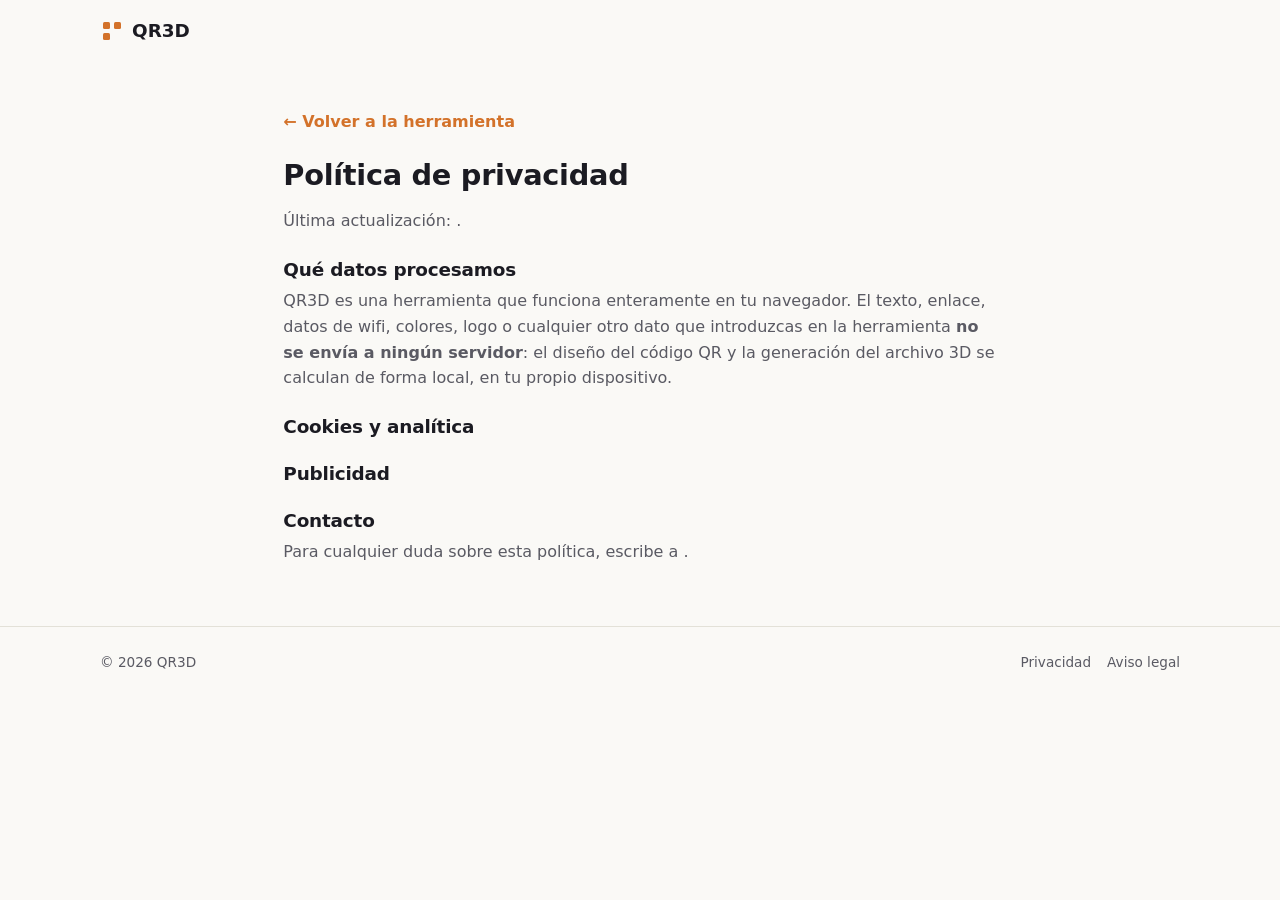
<file: privacidad.html>
<!DOCTYPE html>
<html lang="es">
<head>
<meta charset="UTF-8">
<meta name="viewport" content="width=device-width, initial-scale=1">
<title>Política de privacidad | QR3D</title>
<meta name="description" content="Política de privacidad de QR3D: qué datos se procesan y cómo.">
<link rel="icon" href="assets/favicon.svg" type="image/svg+xml">
<link rel="stylesheet" href="styles.css?v=20260916">
</head>
<body>
<a href="#main" class="skip-link">Ir al contenido</a>
<header class="site-header">
  <a href="/" class="brand">
    <svg class="brand-mark" viewBox="0 0 24 24" aria-hidden="true"><rect x="3" y="3" width="7" height="7" rx="1.5"/><rect x="14" y="3" width="7" height="7" rx="1.5"/><rect x="3" y="14" width="7" height="7" rx="1.5"/></svg>
    <span>QR3D</span>
  </a>
</header>
<main id="main" class="legal-page">
  <a href="index.html" class="back">← Volver a la herramienta</a>
  <h1>Política de privacidad</h1>
  <p>Última actualización: <!-- TODO: fecha -->.</p>

  <h2>Qué datos procesamos</h2>
  <p>QR3D es una herramienta que funciona enteramente en tu navegador. El texto, enlace, datos de wifi, colores, logo o cualquier otro dato que introduzcas en la herramienta <strong>no se envía a ningún servidor</strong>: el diseño del código QR y la generación del archivo 3D se calculan de forma local, en tu propio dispositivo.</p>

  <h2>Cookies y analítica</h2>
  <p><!-- TODO: el propietario del sitio describe aquí qué cookies o herramientas de analítica/publicidad usa (p. ej. Google AdSense, Google Analytics) y enlaza su propia política de cada proveedor. --></p>

  <h2>Publicidad</h2>
  <p><!-- TODO: si se activa Google AdSense u otro proveedor, describir aquí el tratamiento de datos que ese proveedor realiza. --></p>

  <h2>Contacto</h2>
  <p>Para cualquier duda sobre esta política, escribe a <!-- TODO: email de contacto -->.</p>
</main>
<footer class="site-footer">
  <div class="container footer-grid">
    <span>© <span id="year"></span> QR3D</span>
    <nav aria-label="Legal">
      <a href="privacidad.html">Privacidad</a>
      <a href="aviso-legal.html">Aviso legal</a>
    </nav>
  </div>
</footer>
<script defer>document.addEventListener("DOMContentLoaded",function(){var y=document.getElementById("year");if(y)y.textContent=new Date().getFullYear();});</script>
</body>
</html>
</file>
<file: styles.css>
/* =============================================================
   1. Tokens
   ============================================================= */
:root {
  --bg: #faf9f6;
  --surface: #ffffff;
  --surface-2: #f2f1ec;
  --text: #1b1b22;
  --text-muted: #5a5a63;
  --border: #e3e1d8;
  --accent: #d3722a;
  --accent-ink: #ffffff;
  --danger: #c73a3a;
  --danger-bg: #fdeceb;
  --ok: #2f8f5b;
  --ok-bg: #eaf6ef;
  --radius: 14px;
  --radius-sm: 9px;
  --sans: "Manrope", system-ui, -apple-system, "Segoe UI", sans-serif;
  --mono: "JetBrains Mono", ui-monospace, "SFMono-Regular", Menlo, monospace;
  --ease-out: cubic-bezier(0.16, 1, 0.3, 1);
  --shadow-card: 0 1px 2px rgba(20,18,12,.04), 0 10px 30px -12px rgba(20,18,12,.14);
}

@media (prefers-color-scheme: dark) {
  :root {
    --bg: #14131a;
    --surface: #1b1a22;
    --surface-2: #222129;
    --text: #f2f1ec;
    --text-muted: #a6a4ae;
    --border: #322f3a;
    --accent: #e08c46;
    --accent-ink: #1b1310;
    --danger: #ff6b6b;
    --danger-bg: #351c1c;
    --ok: #55c98a;
    --ok-bg: #12291d;
    --shadow-card: 0 1px 2px rgba(0,0,0,.3), 0 10px 30px -12px rgba(0,0,0,.5);
  }
}

/* =============================================================
   2. Reset & base
   ============================================================= */
*, *::before, *::after { box-sizing: border-box; margin: 0; }
html { -webkit-text-size-adjust: 100%; tab-size: 2; }
body {
  background: var(--bg);
  color: var(--text);
  font-family: var(--sans);
  font-size: 16px;
  line-height: 1.6;
  -webkit-font-smoothing: antialiased;
  overflow-x: clip;
  overscroll-behavior-y: none;
  scroll-behavior: smooth;
}
@media (prefers-reduced-motion: reduce) { body { scroll-behavior: auto; } }
img, svg, video, canvas { display: block; max-width: 100%; }
button { font: inherit; color: inherit; cursor: pointer; border: 0; background: none; }
a { color: inherit; text-decoration: none; }
input { font: inherit; color: inherit; }
p { text-wrap: pretty; }
h1, h2, h3 { text-wrap: balance; line-height: 1.15; letter-spacing: -0.01em; }
::selection { background: var(--accent); color: var(--accent-ink); }
:focus-visible { outline: 2px solid var(--accent); outline-offset: 3px; border-radius: 4px; }

.skip-link {
  position: fixed; top: -100px; left: 1rem; z-index: 9999;
  padding: .6rem 1rem; background: var(--text); color: var(--bg);
  border-radius: 8px; font-weight: 600;
}
.skip-link:focus { top: 1rem; }

.container { max-width: 1120px; margin-inline: auto; padding-inline: 1.25rem; }

/* =============================================================
   3. Header
   ============================================================= */
.site-header {
  display: flex; align-items: center; justify-content: space-between;
  flex-wrap: wrap; gap: .5rem .75rem;
  padding: 1rem 1.25rem;
  max-width: 1120px; margin-inline: auto;
}
.brand { display: flex; align-items: center; gap: .5rem; font-weight: 800; font-size: 1.15rem; }
.brand-mark { width: 24px; height: 24px; fill: var(--accent); }
.site-nav { display: flex; flex-wrap: wrap; gap: 1.5rem; font-weight: 600; font-size: .92rem; }
.site-nav a { color: var(--text-muted); transition: color .2s var(--ease-out); }
.site-nav a:hover { color: var(--accent); }
@media (max-width: 539px) { .site-nav { gap: .7rem 1rem; font-size: .85rem; } }

/* =============================================================
   4. Hero / Tool section
   ============================================================= */
.hero-tool { padding-block: 1rem 2rem; }
.hero-tool h1 {
  font-size: clamp(1.9rem, 4.4vw, 2.9rem);
  max-width: 20ch;
}
.subtitle {
  color: var(--text-muted);
  max-width: 56ch;
  margin-top: .6rem;
  font-size: 1.05rem;
}

.tool-card {
  margin-top: 1.6rem;
  background: var(--surface);
  border: 1px solid var(--border);
  border-radius: var(--radius);
  box-shadow: var(--shadow-card);
  padding: 1.4rem;
}

.tool-grid {
  display: grid;
  grid-template-columns: 1fr;
  gap: 1.6rem;
}
@media (min-width: 960px) {
  .tool-grid { grid-template-columns: 1fr 1fr; align-items: start; }
}

.tool-controls { display: flex; flex-direction: column; gap: 1.1rem; }
.field-group { display: flex; flex-direction: column; gap: .5rem; }
.field-group.two-col { display: grid; grid-template-columns: 1fr 1fr; gap: .8rem; }
.field-label, label { font-size: .85rem; font-weight: 700; color: var(--text-muted); }

.field-panel { display: flex; flex-direction: column; gap: .5rem; }
.field-panel[hidden] { display: none; }

input[type="text"] {
  width: 100%; padding: .7rem .85rem;
  border: 1.5px solid var(--border); border-radius: var(--radius-sm);
  background: var(--surface-2); color: var(--text);
  transition: border-color .2s var(--ease-out);
}
input[type="text"]:focus-visible { border-color: var(--accent); outline-offset: 0; }
input[type="color"] {
  width: 100%; height: 42px; padding: 3px;
  border: 1.5px solid var(--border); border-radius: var(--radius-sm);
  background: var(--surface-2);
}
.checkbox-line { display: flex; align-items: center; gap: .5rem; font-weight: 500; color: var(--text); }
.checkbox-line input { width: 1.05rem; height: 1.05rem; }

input[type="range"] { width: 100%; accent-color: var(--accent); }
output { font-weight: 700; color: var(--text); }

/* tabs */
[role="tablist"] { display: flex; flex-direction: row; flex-wrap: wrap; gap: .4rem; background: var(--surface-2); padding: .3rem; border-radius: var(--radius-sm); width: fit-content; }
.mode-tab {
  padding: .5rem 1rem; border-radius: 7px; font-weight: 600; font-size: .88rem;
  color: var(--text-muted); transition: background .2s var(--ease-out), color .2s var(--ease-out);
}
.mode-tab.is-active { background: var(--surface); color: var(--text); box-shadow: 0 1px 3px rgba(0,0,0,.1); }

/* style picker */
.style-picker, .format-picker { display: flex; flex-wrap: wrap; gap: .5rem; }
.style-opt {
  padding: .5rem .9rem; border: 1.5px solid var(--border); border-radius: 999px;
  font-size: .85rem; font-weight: 600; color: var(--text-muted);
  transition: border-color .2s var(--ease-out), color .2s var(--ease-out), background .2s var(--ease-out);
}
.style-opt.is-active, .style-opt:hover { border-color: var(--accent); color: var(--text); }
.style-opt.is-active { background: var(--surface-2); }

.format-opt {
  flex: 1 1 140px; text-align: left; padding: .8rem .9rem;
  border: 1.5px solid var(--border); border-radius: var(--radius-sm);
  display: flex; flex-direction: column; gap: .2rem;
  transition: border-color .2s var(--ease-out), background .2s var(--ease-out);
}
.format-opt strong { font-size: .92rem; }
.format-opt span { font-size: .78rem; color: var(--text-muted); }
.format-opt.is-active, .format-opt:hover { border-color: var(--accent); }
.format-opt.is-active { background: var(--surface-2); }

/* logo/emoji picker */
.logo-picker { display: flex; flex-direction: column; gap: .6rem; }
.emoji-row { display: flex; flex-wrap: wrap; gap: .4rem; }
.emoji-opt {
  width: 42px; height: 42px; display: grid; place-items: center;
  border: 1.5px solid var(--border); border-radius: var(--radius-sm); font-size: 1.15rem;
  transition: border-color .2s var(--ease-out), transform .15s var(--ease-out);
}
.emoji-opt:hover { border-color: var(--accent); transform: translateY(-1px); }
.emoji-opt.is-active { border-color: var(--accent); background: var(--surface-2); }
.upload-btn {
  display: inline-flex; align-items: center; justify-content: center;
  width: fit-content; padding: .55rem 1rem; border: 1.5px dashed var(--border);
  border-radius: var(--radius-sm); font-size: .85rem; font-weight: 600; color: var(--text-muted);
  cursor: pointer; transition: border-color .2s var(--ease-out), color .2s var(--ease-out);
}
.upload-btn:hover { border-color: var(--accent); color: var(--accent); }

.hint { font-size: .8rem; color: var(--text-muted); }

.js-needed {
  background: var(--danger-bg); color: var(--danger);
  padding: .8rem 1rem; border-radius: var(--radius-sm); font-weight: 600; margin-bottom: 1rem;
}

.privacy-badge {
  font-size: .85rem; color: var(--text-muted);
  background: var(--surface-2); border-radius: var(--radius-sm);
  padding: .7rem .9rem;
}

/* result column */
.tool-result { display: flex; flex-direction: column; gap: 1rem; align-items: center; }
.preview-2d {
  width: 100%; max-width: 320px; aspect-ratio: 1;
  background: var(--surface-2); border-radius: var(--radius-sm);
  display: grid; place-items: center; padding: .8rem;
}
.preview-2d canvas, .preview-2d svg { width: 100% !important; height: 100% !important; object-fit: contain; }

.download-row { display: flex; flex-wrap: wrap; gap: .6rem; width: 100%; justify-content: center; }
.btn {
  padding: .8rem 1.3rem; border-radius: var(--radius-sm); font-weight: 700; font-size: .92rem;
  transition: transform .15s var(--ease-out), box-shadow .15s var(--ease-out), opacity .15s var(--ease-out);
}
.btn:active { transform: translateY(1px); }
.btn-primary { background: var(--accent); color: var(--accent-ink); }
.btn-primary:hover { box-shadow: 0 6px 18px -6px color-mix(in srgb, var(--accent) 60%, transparent); }
.btn-ghost { background: var(--surface-2); color: var(--text); border: 1.5px solid var(--border); }
.btn-ghost:hover { border-color: var(--accent); }
.btn:disabled { opacity: .5; cursor: not-allowed; transform: none; box-shadow: none; }

/* =============================================================
   5. Panel 3D
   ============================================================= */
.panel-3d { margin-top: 1.8rem; padding-top: 1.6rem; border-top: 1px dashed var(--border); }
.panel-3d-title { font-size: 1.15rem; margin-bottom: 1.1rem; }

.print-warnings { display: flex; flex-direction: column; gap: .5rem; }
.warning-line {
  font-size: .82rem; padding: .6rem .8rem; border-radius: var(--radius-sm);
  display: flex; gap: .5rem; align-items: flex-start;
}
.warning-line.is-bad { background: var(--danger-bg); color: var(--danger); }
.warning-line.is-ok { background: var(--ok-bg); color: var(--ok); }

.preview-3d {
  position: relative; width: 100%; max-width: 380px; aspect-ratio: 1;
  background: var(--surface-2); border-radius: var(--radius-sm);
  overflow: hidden;
}
.preview-3d canvas { width: 100%; height: 100%; }
.viewer-3d-placeholder {
  position: absolute; inset: 0; display: grid; place-items: center;
  font-size: .82rem; color: var(--text-muted); text-align: center; padding: 1rem;
  transition: opacity .3s var(--ease-out);
}
.preview-3d[data-state="ready"] .viewer-3d-placeholder { opacity: 0; pointer-events: none; }
.preview-3d[data-state="error"] .viewer-3d-placeholder { color: var(--danger); }

.limits-note { margin-top: 1.2rem; font-size: .8rem; color: var(--text-muted); }

/* =============================================================
   6. Ad slots
   ============================================================= */
.ad-slot {
  margin-block: 1.8rem; min-height: 90px;
  border: 1px dashed var(--border); border-radius: var(--radius-sm);
  display: grid; place-items: center;
  color: var(--text-muted); font-size: .78rem; letter-spacing: .04em; text-transform: uppercase;
}

/* =============================================================
   7. Content section (SEO, steps, FAQ)
   ============================================================= */
.content-section { padding-block: 2.4rem 3rem; }
.content-section h2 { font-size: clamp(1.4rem, 2.6vw, 1.9rem); margin-bottom: 1.2rem; }

.steps {
  list-style: none; display: grid; gap: 1.2rem;
  grid-template-columns: 1fr; margin-bottom: 1.5rem;
}
@media (min-width: 720px) { .steps { grid-template-columns: repeat(3, 1fr); } }
.steps li {
  background: var(--surface); border: 1px solid var(--border); border-radius: var(--radius);
  padding: 1.2rem; display: flex; flex-direction: column; gap: .5rem;
}
.steps svg { width: 26px; height: 26px; stroke: var(--accent); fill: none; stroke-width: 1.8; stroke-linecap: round; stroke-linejoin: round; }
.steps h3 { font-size: 1.02rem; }
.steps p { color: var(--text-muted); font-size: .92rem; }

.seo-copy { max-width: 74ch; display: flex; flex-direction: column; gap: 1rem; color: var(--text); }
.seo-copy p { color: var(--text-muted); }

.faq { margin-top: 1rem; display: flex; flex-direction: column; gap: .6rem; }
.faq details {
  background: var(--surface); border: 1px solid var(--border); border-radius: var(--radius-sm);
  padding: .9rem 1.1rem;
}
.faq summary { font-weight: 700; cursor: pointer; }
.faq p { margin-top: .6rem; color: var(--text-muted); font-size: .95rem; }

.more-tools { margin-top: 2rem; }

/* =============================================================
   8. Footer
   ============================================================= */
.site-footer { border-top: 1px solid var(--border); padding-block: 1.6rem; }
.footer-grid {
  display: flex; flex-wrap: wrap; gap: 1rem; align-items: center; justify-content: space-between;
  font-size: .85rem; color: var(--text-muted);
}
.footer-grid nav { display: flex; gap: 1rem; }
.footer-grid a:hover { color: var(--accent); }

/* legal skeleton pages */
.legal-page { max-width: 74ch; margin-inline: auto; padding: 3rem 1.25rem; }
.legal-page h1 { font-size: 1.8rem; margin-bottom: 1rem; }
.legal-page h2 { font-size: 1.15rem; margin-top: 1.6rem; margin-bottom: .5rem; }
.legal-page p { color: var(--text-muted); margin-bottom: .8rem; }
.legal-page a.back { display: inline-block; margin-bottom: 1.5rem; color: var(--accent); font-weight: 600; }

/* =============================================================
   9. Responsive tweaks
   ============================================================= */
@media (max-width: 539px) {
  .tool-card { padding: 1rem; }
  .field-group.two-col { grid-template-columns: 1fr 1fr; }
}
</file>
<file: gastos/styles.css>
/* ==========================================================================
   Mis Finanzas semanales — estilos
   ========================================================================== */

:root {
  color-scheme: light;
  --bg: #f4f4f1;
  --bg-glow: rgba(42, 120, 214, 0.10);
  --surface: #ffffff;
  --surface-2: #f7f7f4;
  --line: rgba(11, 11, 11, 0.08);
  --line-strong: rgba(11, 11, 11, 0.14);
  --ink: #0b0b0b;
  --ink-2: #52514e;
  --muted: #7a7873;
  --grid: #e8e7e1;
  --axis: #c3c2b7;
  --accent: #111317;
  --accent-ink: #ffffff;
  --good: #006300;
  --bad: #b3261e;
  --good-soft: rgba(12, 163, 12, 0.10);
  --bad-soft: rgba(208, 59, 59, 0.10);

  /* series (validated: blue / orange / aqua) */
  --s-fijo: #2a78d6;
  --s-hormiga: #eb6834;
  --s-compra: #1baf7a;
  --s-pos: #2a78d6;
  --s-neg: #e34948;

  --shadow: 0 1px 2px rgba(0,0,0,.04), 0 8px 24px -12px rgba(0,0,0,.12);
  --radius: 20px;
  --font: "Manrope", system-ui, -apple-system, "Segoe UI", sans-serif;
}

@media (prefers-color-scheme: dark) {
  :root:not([data-theme="light"]) {
    color-scheme: dark;
    --bg: #0c0d10;
    --bg-glow: rgba(57, 135, 229, 0.16);
    --surface: #15161a;
    --surface-2: #1c1d22;
    --line: rgba(255, 255, 255, 0.07);
    --line-strong: rgba(255, 255, 255, 0.14);
    --ink: #f5f5f2;
    --ink-2: #c3c2b7;
    --muted: #8d8b85;
    --grid: #25262b;
    --axis: #3a3b40;
    --accent: #f5f5f2;
    --accent-ink: #0c0d10;
    --good: #2fc02f;
    --bad: #f07a79;
    --good-soft: rgba(12, 163, 12, 0.16);
    --bad-soft: rgba(230, 103, 103, 0.14);
    --s-fijo: #3987e5;
    --s-hormiga: #d95926;
    --s-compra: #199e70;
    --s-pos: #3987e5;
    --s-neg: #e66767;
    --shadow: 0 1px 0 rgba(255,255,255,.03) inset, 0 12px 32px -16px rgba(0,0,0,.6);
  }
}
:root[data-theme="dark"] {
  color-scheme: dark;
  --bg: #0c0d10;
  --bg-glow: rgba(57, 135, 229, 0.16);
  --surface: #15161a;
  --surface-2: #1c1d22;
  --line: rgba(255, 255, 255, 0.07);
  --line-strong: rgba(255, 255, 255, 0.14);
  --ink: #f5f5f2;
  --ink-2: #c3c2b7;
  --muted: #8d8b85;
  --grid: #25262b;
  --axis: #3a3b40;
  --accent: #f5f5f2;
  --accent-ink: #0c0d10;
  --good: #2fc02f;
  --bad: #f07a79;
  --good-soft: rgba(12, 163, 12, 0.16);
  --bad-soft: rgba(230, 103, 103, 0.14);
  --s-fijo: #3987e5;
  --s-hormiga: #d95926;
  --s-compra: #199e70;
  --s-pos: #3987e5;
  --s-neg: #e66767;
  --shadow: 0 1px 0 rgba(255,255,255,.03) inset, 0 12px 32px -16px rgba(0,0,0,.6);
}

* { box-sizing: border-box; }
html { -webkit-text-size-adjust: 100%; }
body {
  margin: 0;
  font-family: var(--font);
  font-size: 15px;
  line-height: 1.5;
  color: var(--ink);
  background:
    radial-gradient(1200px 500px at 85% -10%, var(--bg-glow), transparent 60%),
    var(--bg);
  background-attachment: fixed;
  -webkit-font-smoothing: antialiased;
  min-height: 100vh;
}
h1, h2, h3, p { margin: 0; }
button, input, select { font: inherit; color: inherit; }
button { cursor: pointer; }
[hidden] { display: none !important; }
.sr-only { position: absolute; width: 1px; height: 1px; overflow: hidden; clip: rect(0 0 0 0); white-space: nowrap; }
.muted { color: var(--muted); font-size: 13px; }
.num, .tab-num { font-variant-numeric: tabular-nums; }

.wrap { width: 100%; max-width: 1180px; margin: 0 auto; padding: 0 16px; }
@media (min-width: 720px) { .wrap { padding: 0 28px; } }

/* ---------- Topbar ---------- */
.topbar {
  position: sticky; top: 0; z-index: 20;
  backdrop-filter: saturate(160%) blur(14px);
  -webkit-backdrop-filter: saturate(160%) blur(14px);
  background: color-mix(in srgb, var(--bg) 78%, transparent);
  border-bottom: 1px solid var(--line);
}
.topbar__inner { display: flex; align-items: center; justify-content: space-between; height: 64px; gap: 12px; }
.brand { display: flex; align-items: center; gap: 10px; text-decoration: none; color: var(--ink); font-weight: 800; letter-spacing: -0.01em; }
.brand small { display: block; font-size: 11px; font-weight: 600; color: var(--muted); letter-spacing: .08em; text-transform: uppercase; line-height: 1; }
.brand > span:last-child { line-height: 1.15; }
.brand__mark {
  width: 34px; height: 34px; border-radius: 10px; display: grid; place-items: center;
  background: var(--accent); color: var(--accent-ink);
}
.topbar__actions { display: flex; align-items: center; gap: 8px; }

.icon-btn {
  width: 38px; height: 38px; border-radius: 12px; display: grid; place-items: center;
  border: 1px solid var(--line); background: var(--surface); color: var(--ink-2);
  transition: background .15s, color .15s;
}
.icon-btn:hover { color: var(--ink); background: var(--surface-2); }
:root .i-moon { display: none; }
:root[data-theme="dark"] .i-moon { display: block; }
:root[data-theme="dark"] .i-sun { display: none; }
@media (prefers-color-scheme: dark) {
  :root:not([data-theme="light"]) .i-moon { display: block; }
  :root:not([data-theme="light"]) .i-sun { display: none; }
}

.select-mini select {
  height: 38px; border-radius: 12px; border: 1px solid var(--line); background: var(--surface);
  padding: 0 10px; font-weight: 600; font-size: 13px;
}

.menu { position: relative; }
.menu__panel {
  position: absolute; right: 0; top: 46px; min-width: 230px; padding: 6px;
  background: var(--surface); border: 1px solid var(--line-strong); border-radius: 14px;
  box-shadow: 0 20px 40px -12px rgba(0,0,0,.35);
}
.menu__panel button {
  display: block; width: 100%; text-align: left; padding: 10px 12px; border: 0; background: none;
  border-radius: 9px; font-size: 14px; font-weight: 500;
}
.menu__panel button:hover { background: var(--surface-2); }
.menu__panel hr { border: 0; border-top: 1px solid var(--line); margin: 6px 4px; }
.danger { color: var(--bad) !important; }

/* ---------- Buttons ---------- */
.btn {
  display: inline-flex; align-items: center; justify-content: center; gap: 8px;
  height: 42px; padding: 0 16px; border-radius: 12px; border: 1px solid transparent;
  font-weight: 700; font-size: 14px; white-space: nowrap;
  transition: transform .12s, background .15s, border-color .15s;
}
.btn:active { transform: translateY(1px); }
.btn--primary { background: var(--accent); color: var(--accent-ink); }
.btn--primary:hover { opacity: .9; }
.btn--ghost { background: var(--surface); border-color: var(--line); color: var(--ink); }
.btn--ghost:hover { border-color: var(--line-strong); }
.btn--soft { background: var(--surface-2); border-color: var(--line); color: var(--ink); }
.btn--soft:hover { border-color: var(--line-strong); }
.btn--sm { height: 34px; padding: 0 12px; font-size: 13px; }
.btn--block { width: 100%; white-space: normal; height: auto; min-height: 42px; padding-top: 8px; padding-bottom: 8px; text-align: center; }

/* ---------- Week bar ---------- */
.weekbar {
  display: flex; flex-wrap: wrap; align-items: flex-end; justify-content: space-between;
  gap: 16px; padding: 32px 0 20px;
}
.eyebrow { font-size: 12px; font-weight: 700; letter-spacing: .08em; text-transform: uppercase; color: var(--muted); }
.weekbar h1 { font-size: clamp(24px, 4vw, 34px); font-weight: 800; letter-spacing: -0.03em; margin-top: 4px; }
.weekbar__nav { display: flex; gap: 8px; flex-wrap: wrap; }
.weekbar__nav .btn--ghost { padding: 0 12px; }
@media (max-width: 560px) {
  .weekbar__nav { width: 100%; }
  .weekbar__nav .btn--primary { flex: 1; }
}

/* ---------- Cards ---------- */
.card {
  background: var(--surface); border: 1px solid var(--line); border-radius: var(--radius);
  padding: 22px; box-shadow: var(--shadow); min-width: 0;
}
.card__head { display: flex; justify-content: space-between; align-items: flex-start; gap: 12px; margin-bottom: 18px; }
.card__head--wrap { flex-wrap: wrap; }
.card h2 { font-size: 16px; font-weight: 700; letter-spacing: -0.01em; }

/* ---------- Hero ---------- */
.hero {
  display: grid; grid-template-columns: 1.4fr 1fr; gap: 28px; align-items: center;
  padding: 28px; position: relative; overflow: hidden;
}
.hero::after {
  content: ""; position: absolute; inset: auto -80px -120px auto; width: 320px; height: 320px;
  border-radius: 50%; background: radial-gradient(circle, var(--bg-glow), transparent 70%); pointer-events: none;
}
.hero__value { font-size: clamp(40px, 7vw, 64px); font-weight: 800; letter-spacing: -0.045em; line-height: 1.05; margin-top: 6px; }
.hero__sub { font-size: 14px; font-weight: 600; margin-top: 6px; display: flex; flex-wrap: wrap; align-items: center; gap: 6px; }
.hero__meta { font-size: 13px; color: var(--muted); margin-top: 8px; }
.savebar { height: 8px; border-radius: 99px; background: var(--surface-2); border: 1px solid var(--line); margin-top: 18px; overflow: hidden; max-width: 460px; }
.savebar span { display: block; height: 100%; width: 0; border-radius: 99px; background: var(--s-pos); transition: width .6s cubic-bezier(.2,.8,.2,1); }
.hero__split {
  display: flex; align-items: center; justify-content: space-around; gap: 12px;
  background: var(--surface-2); border: 1px solid var(--line); border-radius: 16px; padding: 20px;
}
.hero__num { font-size: clamp(20px, 3vw, 26px); font-weight: 800; letter-spacing: -0.02em; margin-top: 4px; }
.hero__minus { font-size: 26px; color: var(--muted); font-weight: 300; }
@media (max-width: 800px) { .hero { grid-template-columns: 1fr; padding: 22px; } }

.pill { white-space: nowrap; display: inline-flex; align-items: center; gap: 4px; padding: 2px 8px; border-radius: 99px; font-size: 12px; font-weight: 700; }
.pill--good { color: var(--good); background: var(--good-soft); }
.pill--bad { color: var(--bad); background: var(--bad-soft); }

/* ---------- KPIs ---------- */
.kpis { display: grid; grid-template-columns: repeat(4, 1fr); gap: 14px; margin: 14px 0; }
@media (max-width: 960px) { .kpis { grid-template-columns: repeat(2, 1fr); } }
@media (max-width: 420px) { .kpis { gap: 10px; } }
.kpi {
  background: var(--surface); border: 1px solid var(--line); border-radius: 18px; padding: 18px;
  box-shadow: var(--shadow); min-width: 0;
}
.kpi header { display: flex; align-items: center; gap: 8px; }
.kpi h2 { font-size: 13px; font-weight: 600; color: var(--ink-2); }
.kpi__icon { width: 22px; height: 22px; border-radius: 7px; display: grid; place-items: center; font-size: 13px; font-weight: 800; background: var(--good-soft); color: var(--good); flex: none; }
.kpi__swatch { background: var(--c); }
.kpi__value { font-size: clamp(20px, 2.6vw, 28px); font-weight: 800; letter-spacing: -0.03em; margin-top: 10px; overflow-wrap: anywhere; }
.kpi__delta { font-size: 12px; color: var(--muted); margin-top: 4px; min-height: 18px; }
.kpi__delta b.good { color: var(--good); }
.kpi__delta b.bad { color: var(--bad); }

/* ---------- Grids ---------- */
.grid-2 { display: grid; grid-template-columns: 1.35fr 1fr; gap: 14px; margin-bottom: 14px; }
.grid-2--wide { grid-template-columns: 1.35fr 1fr; }
@media (max-width: 900px) { .grid-2, .grid-2--wide { grid-template-columns: 1fr; } }

/* ---------- Charts ---------- */
.legend { list-style: none; display: flex; flex-wrap: wrap; gap: 12px; margin: 0; padding: 0; font-size: 12px; color: var(--ink-2); font-weight: 600; }
.legend li { display: inline-flex; align-items: center; gap: 6px; }
.legend i, .kind-picker i { width: 10px; height: 10px; border-radius: 3px; background: var(--c); display: inline-block; }
.chart { width: 100%; position: relative; }
.chart svg { display: block; width: 100%; height: auto; overflow: visible; }
.chart text { font-family: var(--font); font-size: 11px; fill: var(--muted); font-variant-numeric: tabular-nums; }
.chart .grid-line { stroke: var(--grid); stroke-width: 1; }
.chart .base-line { stroke: var(--axis); stroke-width: 1; }
.chart .hit { fill: transparent; cursor: default; }
.chart .hit:hover + g rect, .chart .col:hover rect { filter: brightness(1.08); }
.chart .col-bg { fill: transparent; transition: fill .12s; }
.chart .col:hover .col-bg { fill: var(--surface-2); }
.chart .val-label { fill: var(--ink-2); font-weight: 700; }
.chart .today-label { fill: var(--ink); font-weight: 800; }

/* split bar */
.split { display: flex; height: 18px; gap: 2px; border-radius: 6px; overflow: hidden; background: var(--surface-2); }
.split span { display: block; height: 100%; background: var(--c); min-width: 0; transition: flex-grow .5s; }
.split-rows { list-style: none; padding: 0; margin: 18px 0 0; display: grid; gap: 12px; }
.split-rows li { display: grid; grid-template-columns: 12px 1fr auto auto; gap: 10px; align-items: center; font-size: 14px; }
.split-rows i { width: 12px; height: 12px; border-radius: 4px; background: var(--c); }
.split-rows .amt { font-weight: 700; font-variant-numeric: tabular-nums; }
.split-rows .pct { color: var(--muted); font-size: 12px; width: 40px; text-align: right; font-variant-numeric: tabular-nums; }

.insight {
  margin-top: 20px; padding: 16px; border-radius: 14px; background: var(--surface-2); border: 1px solid var(--line);
  font-size: 14px; color: var(--ink-2);
}
.insight strong { color: var(--ink); }
.insight h3 { font-size: 13px; font-weight: 700; color: var(--ink); margin-bottom: 6px; display: flex; gap: 6px; align-items: center; }
.insight ol { margin: 10px 0 0; padding-left: 18px; }
.insight li { margin: 2px 0; }

/* ---------- Fixed list ---------- */
.fixed-list { list-style: none; padding: 0; margin: 0 0 16px; display: grid; gap: 2px; }
.fixed-list li { display: flex; justify-content: space-between; gap: 12px; padding: 10px 0; border-bottom: 1px dashed var(--line); font-size: 14px; }
.fixed-list li:last-child { border-bottom: 0; }
.fixed-list .freq { color: var(--muted); font-size: 12px; margin-left: 6px; }
.fixed-list .amt { font-weight: 700; font-variant-numeric: tabular-nums; white-space: nowrap; }
.fixed-list .total { border-top: 1px solid var(--line-strong); border-bottom: 0; margin-top: 4px; padding-top: 12px; font-weight: 700; }
.fixed-list .empty-li { color: var(--muted); border: 0; }

/* ---------- Tabs ---------- */
.tabs { display: flex; gap: 4px; padding: 4px; background: var(--surface-2); border: 1px solid var(--line); border-radius: 12px; overflow-x: auto; max-width: 100%; }
.tabs button { border: 0; background: none; padding: 6px 12px; border-radius: 9px; font-size: 13px; font-weight: 600; color: var(--ink-2); white-space: nowrap; }
.tabs button[aria-selected="true"] { background: var(--surface); color: var(--ink); box-shadow: 0 1px 3px rgba(0,0,0,.12); }

/* ---------- Table ---------- */
.table-wrap { overflow-x: auto; margin: 0 -22px; padding: 0 22px; }
.table { width: 100%; border-collapse: collapse; font-size: 14px; }
.table th { text-align: left; font-size: 11px; font-weight: 700; letter-spacing: .06em; text-transform: uppercase; color: var(--muted); padding: 0 10px 10px; border-bottom: 1px solid var(--line); }
.table td { padding: 12px 10px; border-bottom: 1px solid var(--line); vertical-align: middle; }
.table tr:last-child td { border-bottom: 0; }
.table tbody tr { transition: background .12s; }
.table tbody tr:hover { background: var(--surface-2); }
.table .num { text-align: right; font-weight: 700; white-space: nowrap; font-variant-numeric: tabular-nums; }
.table .num.plus { color: var(--good); }
.table .date { color: var(--ink-2); white-space: nowrap; font-size: 13px; }
.table .concept { font-weight: 600; }
.tag { display: inline-flex; align-items: center; gap: 6px; font-size: 12px; font-weight: 600; color: var(--ink-2); white-space: nowrap; }
.tag i { width: 8px; height: 8px; border-radius: 3px; background: var(--c); }
.tag b { color: var(--good); }
.row-actions { display: flex; gap: 4px; justify-content: flex-end; }
.row-actions button { border: 0; background: none; color: var(--muted); padding: 6px; border-radius: 8px; }
.row-actions button:hover { color: var(--ink); background: var(--surface); }
@media (max-width: 600px) {
  .table thead { display: none; }
  .table tr { display: grid; grid-template-columns: 1fr auto; gap: 2px 10px; padding: 12px 0; border-bottom: 1px solid var(--line); }
  .table td { border: 0; padding: 0; }
  .table td.date { grid-column: 1; grid-row: 2; }
  .table td.concept { grid-column: 1; grid-row: 1; }
  .table td.kind { grid-column: 1; grid-row: 3; }
  .table td.num { grid-column: 2; grid-row: 1; }
  .table td.act { grid-column: 2; grid-row: 2 / 4; align-self: end; }
}

.empty { text-align: center; padding: 32px 12px 12px; }
.empty p + p { margin-top: 6px; }
.empty__actions { display: flex; gap: 8px; justify-content: center; margin-top: 16px; flex-wrap: wrap; }

.footnote { text-align: center; font-size: 12px; color: var(--muted); padding: 28px 0 48px; }

/* ---------- Modal ---------- */
.modal {
  width: min(460px, calc(100vw - 24px)); max-height: calc(100vh - 32px); padding: 0; border: 1px solid var(--line-strong);
  border-radius: 22px; background: var(--surface); color: var(--ink);
  box-shadow: 0 40px 80px -20px rgba(0,0,0,.5);
}
.modal::backdrop { background: rgba(8, 9, 12, .55); backdrop-filter: blur(4px); }
.modal form { padding: 22px; display: grid; gap: 16px; }
.modal__head { display: flex; justify-content: space-between; align-items: center; }
.modal__head h2 { font-size: 19px; font-weight: 800; letter-spacing: -0.02em; }
.modal__foot { display: flex; gap: 8px; align-items: center; margin-top: 4px; }
.spacer { flex: 1; }

.kind-picker { border: 0; padding: 0; margin: 0; display: grid; grid-template-columns: repeat(4, 1fr); gap: 6px; }
@media (max-width: 420px) { .kind-picker { grid-template-columns: repeat(2, 1fr); } }
.kind-picker input { position: absolute; opacity: 0; pointer-events: none; }
.kind-picker span {
  display: flex; flex-direction: column; align-items: center; gap: 6px; padding: 12px 6px; border-radius: 12px;
  border: 1px solid var(--line); background: var(--surface-2); font-size: 12px; font-weight: 700; color: var(--ink-2);
  cursor: pointer; transition: border-color .12s, background .12s;
}
.kind-picker b { color: var(--good); font-size: 13px; line-height: 10px; }
.kind-picker input:checked + span { border-color: var(--ink); background: var(--surface); color: var(--ink); box-shadow: 0 0 0 1px var(--ink) inset; }
.kind-picker input:focus-visible + span { outline: 2px solid var(--s-fijo); outline-offset: 2px; }

.field { display: grid; gap: 6px; }
.field > span { font-size: 12px; font-weight: 700; color: var(--ink-2); }
.field input, .field select, .fixed-rows input, .fixed-rows select {
  height: 46px; width: 100%; border-radius: 12px; border: 1px solid var(--line-strong); background: var(--surface-2);
  padding: 0 14px; font-size: 15px; outline: none; transition: border-color .12s, box-shadow .12s; min-width: 0;
}
.field input:focus, .fixed-rows input:focus, .fixed-rows select:focus { border-color: var(--s-fijo); box-shadow: 0 0 0 3px color-mix(in srgb, var(--s-fijo) 25%, transparent); }
.money-input { position: relative; }
.money-input em { position: absolute; left: 14px; top: 50%; transform: translateY(-50%); font-style: normal; font-weight: 700; color: var(--muted); }
.money-input input { padding-left: 44px; font-size: 22px; font-weight: 800; height: 56px; }
.hint { font-size: 12px; color: var(--muted); margin-top: -6px; }

.fixed-rows { display: grid; gap: 8px; max-height: 46vh; overflow-y: auto; }
.fixed-row { display: grid; grid-template-columns: 1fr 100px 110px 36px; gap: 6px; align-items: center; }
.fixed-rows input, .fixed-rows select { height: 40px; font-size: 14px; padding: 0 10px; }
.fixed-row button { width: 36px; height: 36px; border-radius: 10px; border: 0; background: none; color: var(--muted); }
.fixed-row button:hover { color: var(--bad); background: var(--bad-soft); }
@media (max-width: 420px) { .fixed-row { grid-template-columns: 1fr 1fr 36px; } .fixed-row input:first-child { grid-column: 1 / -1; } }

/* ---------- Tooltip & toast ---------- */
.tooltip {
  position: fixed; z-index: 50; pointer-events: none; min-width: 150px;
  background: var(--surface); border: 1px solid var(--line-strong); border-radius: 12px;
  padding: 10px 12px; font-size: 13px; box-shadow: 0 16px 32px -12px rgba(0,0,0,.4);
}
.tooltip h4 { margin: 0 0 6px; font-size: 12px; color: var(--muted); font-weight: 700; }
.tooltip .row { display: flex; align-items: center; gap: 8px; justify-content: space-between; }
.tooltip .row span { display: inline-flex; align-items: center; gap: 6px; color: var(--ink-2); }
.tooltip .row i { width: 8px; height: 8px; border-radius: 3px; background: var(--c); }
.tooltip .row b { font-variant-numeric: tabular-nums; }
.tooltip .row.total { border-top: 1px solid var(--line); margin-top: 6px; padding-top: 6px; }

.toast {
  position: fixed; left: 50%; bottom: 24px; transform: translateX(-50%); z-index: 60;
  background: var(--accent); color: var(--accent-ink); padding: 12px 18px; border-radius: 12px;
  font-size: 14px; font-weight: 600; box-shadow: 0 16px 32px -12px rgba(0,0,0,.5); max-width: calc(100vw - 32px);
}

@media (prefers-reduced-motion: reduce) { * { transition: none !important; } }

/* ==========================================================================
   Cuentas: acceso, sesión y sincronización
   ========================================================================== */
.loader { position: fixed; inset: 0; display: grid; place-items: center; }
.loader span { width: 34px; height: 34px; border-radius: 50%; border: 3px solid var(--line-strong); border-top-color: var(--ink); animation: spin .8s linear infinite; }
body:not(.is-loading) .loader { display: none; }
@keyframes spin { to { transform: rotate(360deg); } }

.auth { min-height: 100vh; display: grid; grid-template-columns: 1.05fr 1fr; }
.auth[hidden] { display: none; }
.auth__side {
  position: relative; overflow: hidden; padding: 40px 48px; display: flex; flex-direction: column; justify-content: space-between; gap: 40px;
  background:
    radial-gradient(700px 400px at 20% 110%, rgba(57, 135, 229, .35), transparent 60%),
    radial-gradient(500px 300px at 90% 0%, rgba(25, 158, 112, .22), transparent 60%),
    #0e0f13;
  color: #f5f5f2;
}
.auth__side .brand { color: #f5f5f2; }
.auth__side .brand small { color: #9a988f; }
.auth__side .brand__mark { background: #f5f5f2; color: #0e0f13; }
.brand--lg { font-size: 17px; }
.auth__pitch { max-width: 480px; }
.auth__pitch h1 { font-size: clamp(32px, 4.4vw, 52px); font-weight: 800; letter-spacing: -0.045em; line-height: 1.02; }
.auth__pitch > p { color: #c3c2b7; font-size: 16px; margin-top: 18px; }
.auth__points { list-style: none; padding: 0; margin: 28px 0 0; display: grid; gap: 12px; }
.auth__points li { display: flex; gap: 10px; align-items: center; color: #e6e5df; font-weight: 600; font-size: 14px; }
.auth__points span { width: 22px; height: 22px; border-radius: 7px; display: grid; place-items: center; background: rgba(255,255,255,.1); font-size: 12px; flex: none; }
.auth__panel { display: flex; flex-direction: column; justify-content: center; align-items: center; padding: 40px 20px; }
.auth__card {
  width: 100%; max-width: 420px; background: var(--surface); border: 1px solid var(--line); border-radius: 24px;
  padding: 24px; box-shadow: var(--shadow);
}
.auth__form { display: grid; gap: 16px; margin-top: 22px; }
.auth__form[hidden] { display: none; }
.auth__form h2 { font-size: 22px; font-weight: 800; letter-spacing: -0.02em; }
.auth__switch { text-align: center; font-size: 13px; color: var(--muted); }
.auth__switch button { border: 0; background: none; padding: 0; font-weight: 700; color: var(--ink); text-decoration: underline; text-underline-offset: 3px; }
.tabs--full { display: grid; grid-template-columns: 1fr 1fr; }
.tabs--full button { padding: 9px 12px; }
.btn--lg { height: 50px; font-size: 15px; border-radius: 14px; }
.btn--danger { background: var(--bad); color: #fff; }
.btn[disabled] { opacity: .6; cursor: progress; }
@media (max-width: 860px) {
  .auth { grid-template-columns: 1fr; }
  .auth__side { padding: 28px 20px 32px; gap: 28px; }
  .auth__points { display: none; }
  .auth__panel { padding: 24px 16px 8px; justify-content: flex-start; }
}

.pass-input { position: relative; }
.pass-input input { padding-right: 64px; }
.pass-toggle { position: absolute; right: 8px; top: 50%; transform: translateY(-50%); border: 0; background: none; font-size: 12px; font-weight: 700; color: var(--muted); padding: 6px 8px; border-radius: 8px; }
.pass-toggle:hover { color: var(--ink); background: var(--surface); }
.strength { display: grid; grid-template-columns: repeat(4, 1fr); gap: 4px; margin-top: 2px; }
.strength i { height: 4px; border-radius: 99px; background: var(--line-strong); transition: background .2s; }
.strength[data-score="1"] i:nth-child(-n+1) { background: var(--bad); }
.strength[data-score="2"] i:nth-child(-n+2) { background: #fab219; }
.strength[data-score="3"] i:nth-child(-n+3) { background: var(--s-compra); }
.strength[data-score="4"] i { background: var(--good); }

.form-error { font-size: 13px; font-weight: 600; color: var(--bad); background: var(--bad-soft); border-radius: 10px; padding: 10px 12px; }
.form-error::before { content: "! "; font-weight: 800; }

.menu__user { display: flex; gap: 10px; align-items: center; padding: 8px 10px 6px; min-width: 0; }
.menu__user strong { display: block; font-size: 14px; }
.menu__user small { display: block; font-size: 12px; color: var(--muted); max-width: 180px; overflow: hidden; text-overflow: ellipsis; white-space: nowrap; }
.avatar { width: 34px; height: 34px; border-radius: 50%; display: grid; place-items: center; background: var(--s-fijo); color: #fff; font-weight: 800; font-size: 14px; flex: none; }

.sync { display: inline-flex; align-items: center; gap: 6px; font-size: 12px; font-weight: 600; color: var(--muted); margin-right: 4px; white-space: nowrap; }
.sync i { width: 8px; height: 8px; border-radius: 50%; background: var(--good); }
.sync[data-state="saving"] i { background: #fab219; animation: pulse 1s ease-in-out infinite; }
.sync[data-state="error"] { color: var(--bad); }
.sync[data-state="error"] i { background: var(--bad); }
@keyframes pulse { 50% { opacity: .35; } }
@media (max-width: 560px) { .sync span { display: none; } .brand small { display: none; } }

/* ---------- Recuperación de contraseña y avisos ---------- */
.link-btn { justify-self: end; margin-top: -8px; border: 0; background: none; padding: 0; font-size: 13px; font-weight: 600; color: var(--ink-2); text-decoration: underline; text-underline-offset: 3px; }
.link-btn:hover { color: var(--ink); }
.auth__form--solo { margin-top: 4px; }
.form-ok { font-size: 14px; color: var(--ink-2); background: var(--good-soft); border-radius: 12px; padding: 14px; }
.form-ok strong { color: var(--ink); display: block; margin-bottom: 4px; }
.banner {
  display: flex; align-items: center; gap: 12px; margin-top: 20px; padding: 12px 14px;
  background: var(--surface); border: 1px solid var(--line-strong); border-radius: 14px; font-size: 14px; color: var(--ink-2);
}
.banner[hidden] { display: none; }
.banner p { flex: 1; min-width: 0; }
.banner strong { color: var(--ink); }
.banner__icon { width: 30px; height: 30px; border-radius: 9px; display: grid; place-items: center; background: color-mix(in srgb, #fab219 22%, transparent); flex: none; }
@media (max-width: 560px) { .banner { flex-wrap: wrap; } .banner .btn { width: 100%; } }

/* ---------- Pago único ---------- */
.eyebrow--light { color: #9a988f; margin-bottom: 10px; }
.price-tag { color: #6fd3a8; white-space: nowrap; }
.stepper { list-style: none; margin: 0 0 4px; padding: 0; display: flex; justify-content: space-between; gap: 8px; counter-reset: s; }
.stepper li { flex: 1; display: flex; align-items: center; gap: 8px; font-size: 13px; font-weight: 700; color: var(--muted); }
.stepper li:not(:last-child)::after { content: ""; flex: 1; height: 2px; border-radius: 2px; background: var(--line-strong); }
.stepper span { width: 24px; height: 24px; border-radius: 50%; display: grid; place-items: center; font-size: 12px; border: 1.5px solid var(--line-strong); flex: none; }
.stepper .done span { background: var(--good); border-color: var(--good); color: #fff; }
.stepper .done::after { background: var(--good) !important; }
.stepper .current { color: var(--ink); }
.stepper .current span { background: var(--ink); color: var(--surface); border-color: var(--ink); }
.pay-box { display: grid; gap: 12px; padding: 16px; border-radius: 16px; background: var(--surface-2); border: 1px solid var(--line); text-align: center; }
.pay-box img { width: 180px; height: 180px; object-fit: contain; margin: 0 auto; border-radius: 12px; background: #fff; padding: 6px; }
.pay-box .amount { font-size: 13px; color: var(--ink-2); font-weight: 600; }
.pay-number { display: flex; align-items: center; justify-content: center; gap: 10px; }
.pay-number strong { font-size: 26px; font-weight: 800; letter-spacing: 0.02em; font-variant-numeric: tabular-nums; }
.pay-box .holder { font-size: 13px; color: var(--muted); }
.pay-steps { text-align: left; margin: 0; padding-left: 20px; font-size: 13px; color: var(--ink-2); display: grid; gap: 4px; }
.notice { font-size: 14px; color: var(--ink-2); background: var(--surface-2); border: 1px solid var(--line); border-radius: 12px; padding: 12px 14px; }
.notice--bad { color: var(--bad); background: var(--bad-soft); border-color: transparent; font-weight: 600; }
.pending-icon { font-size: 40px; line-height: 1; }
.pay-summary { display: grid; grid-template-columns: auto 1fr; gap: 6px 16px; margin: 0; padding: 14px; border-radius: 12px; background: var(--surface-2); font-size: 14px; }
.pay-summary dt { color: var(--muted); }
.pay-summary dd { margin: 0; font-weight: 700; text-align: right; }
.link-btn--center { justify-self: center; margin-top: 0; }
.link-inline { border: 0; background: none; padding: 0; color: inherit; font: inherit; text-decoration: underline; text-underline-offset: 2px; }

/* ---------- Panel de administrador ---------- */
.modal--wide { width: min(720px, calc(100vw - 24px)); }
.modal__body { padding: 22px; display: grid; gap: 22px; }
.admin-title { font-size: 15px; font-weight: 800; margin: 0 0 4px; }
.admin-stats { display: grid; grid-template-columns: repeat(3, 1fr); gap: 10px; }
.admin-stats div { background: var(--surface-2); border: 1px solid var(--line); border-radius: 14px; padding: 12px 14px; }
.admin-stats small { display: block; font-size: 12px; color: var(--muted); font-weight: 600; }
.admin-stats strong { font-size: 22px; font-weight: 800; letter-spacing: -0.02em; }
.admin-list { display: grid; gap: 8px; margin-top: 12px; }
.admin-item { display: grid; grid-template-columns: 1fr auto; gap: 8px 14px; align-items: center; padding: 14px; border: 1px solid var(--line-strong); border-radius: 14px; }
.admin-item .who strong { display: block; }
.admin-item .who small { color: var(--muted); font-size: 12px; }
.admin-item .op { font-size: 13px; color: var(--ink-2); }
.admin-item .op b { color: var(--ink); font-variant-numeric: tabular-nums; font-size: 15px; }
.admin-item .actions { grid-row: 1 / 3; grid-column: 2; display: flex; gap: 6px; }
.admin-list--compact .admin-item { padding: 10px 14px; grid-template-columns: 1fr auto; }
.status { font-size: 12px; font-weight: 700; padding: 3px 8px; border-radius: 99px; white-space: nowrap; }
.status--approved { color: var(--good); background: var(--good-soft); }
.status--rejected { color: var(--bad); background: var(--bad-soft); }
.grant-form { display: flex; gap: 8px; margin-top: 10px; }
.grant-form input { flex: 1; min-width: 0; height: 42px; border-radius: 12px; border: 1px solid var(--line-strong); background: var(--surface-2); padding: 0 12px; }
@media (max-width: 560px) {
  .admin-stats { grid-template-columns: 1fr 1fr; }
  .admin-item { grid-template-columns: 1fr; }
  .admin-item .actions { grid-row: auto; grid-column: 1; }
  .admin-item .actions .btn { flex: 1; }
}

.modal .grant-form { display: flex; padding: 0; gap: 8px; }

/* ---------- Presupuestos ---------- */
:root { --st-good: #0ca30c; --st-warn: #fab219; --st-bad: #d03b3b; }
.budget { margin-top: 12px; }
.budget:empty { display: none; }
.budget__bar { height: 6px; border-radius: 99px; background: var(--surface-2); border: 1px solid var(--line); overflow: hidden; }
.budget__bar span { display: block; height: 100%; border-radius: 99px; background: var(--c); transition: width .5s cubic-bezier(.2,.8,.2,1); }
.budget__txt { display: flex; justify-content: space-between; gap: 8px; margin-top: 6px; font-size: 12px; color: var(--muted); }
.budget__txt b { font-weight: 700; white-space: nowrap; }
.budget__txt b.warn { color: #9a6700; }
.budget__txt b.bad { color: var(--bad); }
.budget__txt b.good { color: var(--good); }
:root[data-theme="dark"] .budget__txt b.warn { color: var(--st-warn); }
@media (prefers-color-scheme: dark) { :root:not([data-theme="light"]) .budget__txt b.warn { color: var(--st-warn); } }
.budget__set { border: 0; background: none; padding: 0; font-size: 12px; font-weight: 600; color: var(--muted); text-decoration: underline; text-underline-offset: 2px; }
.budget__set:hover { color: var(--ink); }
.budget--hero { max-width: 460px; margin-top: 14px; }
.budget-fields { display: grid; gap: 12px; }
.budget-field { display: grid; grid-template-columns: minmax(0, 1fr) 132px; align-items: center; gap: 10px; }
.budget-field > span { font-weight: 700; font-size: 14px; display: flex; align-items: baseline; gap: 8px; min-width: 0; }
.budget-field > span > span { display: block; min-width: 0; }
.budget-field i { width: 10px; height: 10px; border-radius: 3px; background: var(--c); flex: none; }
.budget-field small { display: block; font-weight: 500; color: var(--muted); font-size: 12px; }
.budget-field .money-input input { width: 100%; height: 44px; font-size: 16px; font-weight: 700; padding: 0 10px 0 36px; border-radius: 12px; border: 1px solid var(--line-strong); background: var(--surface-2); outline: none; }
.budget-field .money-input input:focus { border-color: var(--s-fijo); }
.budget-field .money-input em { font-size: 13px; }

/* ---------- Gasto rápido y app ---------- */
.quick-chips { display: flex; gap: 6px; overflow-x: auto; padding-bottom: 2px; margin: -4px 0 0; scrollbar-width: none; }
.quick-chips:empty { display: none; }
.quick-chips button {
  flex: none; display: inline-flex; align-items: center; gap: 6px; height: 34px; padding: 0 12px; border-radius: 99px;
  border: 1px solid var(--line-strong); background: var(--surface-2); font-size: 13px; font-weight: 600; color: var(--ink);
}
.quick-chips button i { width: 8px; height: 8px; border-radius: 3px; background: var(--c); }
.quick-chips button b { color: var(--muted); font-weight: 600; }
.quick-chips button:hover { border-color: var(--ink); }
.fab {
  position: fixed; right: 18px; bottom: calc(18px + env(safe-area-inset-bottom)); z-index: 30; display: none;
  width: 60px; height: 60px; border-radius: 20px; border: 0; background: var(--accent); color: var(--accent-ink);
  place-items: center; box-shadow: 0 16px 32px -10px rgba(0,0,0,.55);
}
.fab:active { transform: scale(.96); }
@media (max-width: 720px) {
  .fab { display: grid; }
  .footnote { padding-bottom: 96px; }
  #addBtn { display: none; }
}
.install-steps { margin: 0; padding-left: 20px; display: grid; gap: 10px; font-size: 15px; color: var(--ink-2); }
.ios-share { display: inline-grid; place-items: center; width: 22px; height: 22px; border-radius: 6px; background: var(--surface-2); border: 1px solid var(--line); font-size: 12px; }
@media (display-mode: standalone) { .topbar { padding-top: env(safe-area-inset-top); } }
.budget__txt { flex-wrap: wrap; }
.budget__set { white-space: normal; text-align: left; }
@media (max-width: 480px) { .budget__txt b { white-space: normal; } }
.qr-save { font-size: 13px; font-weight: 700; color: var(--ink); text-decoration: underline; text-underline-offset: 3px; margin-top: -4px; }
</file>
<file: powerlyte/styles.css>
/* =========================================================================
   POWERLYTE — styles
   ========================================================================= */
:root{
  --ink:#04070f;
  --ink-2:#0a1224;
  --ink-3:#111b33;
  --paper:#eef2f6;
  --paper-2:#ffffff;
  --text:#e9eef7;
  --text-dim:rgba(233,238,247,.62);
  --text-ink:#0a1224;
  --text-ink-dim:rgba(10,18,36,.62);
  --ice:#7cf5ff;
  --acc:#ff4d6d;        /* acento dinámico: lo cambia el sabor activo */
  --acc-2:#ff9aa9;
  --line:rgba(255,255,255,.12);
  --line-ink:rgba(10,18,36,.12);
  --radius:28px;
  --pad:clamp(16px,4vw,64px);
  --ease:cubic-bezier(.16,1,.3,1);
  --ease-io:cubic-bezier(.76,0,.24,1);
  --f-display:"Archivo",system-ui,sans-serif;
  --f-mono:"JetBrains Mono",ui-monospace,monospace;
}
@property --acc{syntax:"<color>";inherits:true;initial-value:#ff4d6d}
@property --acc-2{syntax:"<color>";inherits:true;initial-value:#ff9aa9}
:root{transition:--acc .9s ease,--acc-2 .9s ease}
*,*::before,*::after{box-sizing:border-box}
html{scroll-behavior:smooth;-webkit-text-size-adjust:100%;overflow-x:clip}
body{margin:0;background:var(--ink);color:var(--text);font-family:var(--f-display);font-size:17px;line-height:1.55;overflow-x:clip;-webkit-font-smoothing:antialiased}
body.is-loading{overflow:hidden}
img,svg{display:block;max-width:100%}
a{color:inherit;text-decoration:none}
button{font:inherit;color:inherit;background:none;border:0;cursor:pointer}
.mono{font-family:var(--f-mono);font-size:12px;letter-spacing:.08em;text-transform:uppercase}
::selection{background:var(--acc);color:#fff}
@media (min-width:900px){.hide-lg{display:none}}
@media (max-width:640px){.hide-sm{display:none}}

/* ---------- grain ---------- */
.grain{position:fixed;inset:-50%;z-index:90;pointer-events:none;opacity:.06;
  background-image:url("data:image/svg+xml,%3Csvg xmlns='http://www.w3.org/2000/svg' width='160' height='160'%3E%3Cfilter id='n'%3E%3CfeTurbulence type='fractalNoise' baseFrequency='.9' numOctaves='3' stitchTiles='stitch'/%3E%3C/filter%3E%3Crect width='100%25' height='100%25' filter='url(%23n)'/%3E%3C/svg%3E");
  animation:grain 1.2s steps(6) infinite}
@keyframes grain{0%{transform:translate(0,0)}20%{transform:translate(-4%,3%)}40%{transform:translate(3%,-5%)}60%{transform:translate(-2%,6%)}80%{transform:translate(5%,-2%)}100%{transform:translate(0,0)}}

/* ---------- loader ---------- */
.loader{position:fixed;inset:0;z-index:200;background:var(--ink);display:grid;place-items:center;align-content:center;gap:18px;transition:clip-path 1.1s var(--ease-io)}
.loader__drop{width:64px}
.loader__outline{fill:none;stroke:var(--ice);stroke-width:1.5}
.loader__fill{fill:var(--ice);transition:y .2s linear}
.loader__count{font-family:var(--f-display);font-stretch:125%;font-weight:800;font-size:clamp(48px,9vw,110px);line-height:1;letter-spacing:-.03em}
.loader__label{font-family:var(--f-mono);font-size:11px;letter-spacing:.3em;text-transform:uppercase;color:var(--text-dim)}
body:not(.is-loading) .loader{clip-path:inset(0 0 100% 0);pointer-events:none}

/* ---------- cursor ---------- */
.cursor{position:fixed;inset:0;pointer-events:none;z-index:150;display:none}
@media (hover:hover) and (pointer:fine){.cursor{display:block}}
.cursor__dot,.cursor__ring{position:fixed;left:0;top:0;border-radius:50%;transform:translate(-50%,-50%)}
.cursor__dot{width:6px;height:6px;background:var(--ice);mix-blend-mode:difference}
.cursor__ring{width:38px;height:38px;border:1px solid rgba(124,245,255,.5);display:grid;place-items:center;transition:width .4s var(--ease),height .4s var(--ease),background .3s,border-color .3s}
.cursor__label{font-family:var(--f-mono);font-size:11px;letter-spacing:.1em;text-transform:uppercase;color:var(--ink);opacity:0;transition:opacity .2s}
.cursor.is-hover .cursor__ring{width:64px;height:64px;background:rgba(124,245,255,.12)}
.cursor.is-label .cursor__ring{width:92px;height:92px;background:var(--ice);border-color:var(--ice)}
.cursor.is-label .cursor__label{opacity:1}
.cursor.is-label .cursor__dot{opacity:0}

/* ---------- buttons ---------- */
.btn{--h:54px;position:relative;display:inline-flex;align-items:center;gap:14px;height:var(--h);padding:0 28px;border-radius:999px;font-weight:600;font-size:15px;letter-spacing:.01em;overflow:hidden;isolation:isolate;transition:transform .5s var(--ease),color .4s}
.btn span{position:relative;z-index:1}
.btn::before{content:"";position:absolute;inset:0;border-radius:inherit;z-index:-1;transform:translateY(101%);transition:transform .6s var(--ease)}
.btn:hover::before{transform:none}
.btn--primary{background:var(--ice);color:var(--ink)}
.btn--primary::before{background:#fff}
.btn--ghost{border:1px solid var(--line);color:var(--text)}
.btn--ghost::before{background:var(--text)}
.btn--ghost:hover{color:var(--ink)}
.btn--glass{background:rgba(255,255,255,.08);backdrop-filter:blur(12px);-webkit-backdrop-filter:blur(12px);border:1px solid var(--line)}
.btn--glass::before{background:var(--ice)}
.btn--glass:hover{color:var(--ink)}
.btn--sm{--h:42px;padding:0 20px;font-size:14px}
.btn--lg{--h:68px;padding:0 38px;font-size:17px}
.arrow{position:relative;z-index:1;width:18px;height:12px;display:inline-block;background:currentColor;
  -webkit-mask:url("data:image/svg+xml,%3Csvg xmlns='http://www.w3.org/2000/svg' viewBox='0 0 18 12'%3E%3Cpath d='M0 6h16M11 1l5 5-5 5' fill='none' stroke='black' stroke-width='1.8'/%3E%3C/svg%3E") center/contain no-repeat;
          mask:url("data:image/svg+xml,%3Csvg xmlns='http://www.w3.org/2000/svg' viewBox='0 0 18 12'%3E%3Cpath d='M0 6h16M11 1l5 5-5 5' fill='none' stroke='black' stroke-width='1.8'/%3E%3C/svg%3E") center/contain no-repeat;
  transition:transform .5s var(--ease)}
a:hover .arrow{transform:translateX(5px)}

/* ---------- nav ---------- */
.nav{position:fixed;z-index:100;top:0;left:0;right:0;display:flex;align-items:center;justify-content:space-between;gap:24px;padding:18px var(--pad);transition:transform .6s var(--ease),background .4s,padding .4s}
.nav.is-scrolled{background:rgba(4,7,15,.62);backdrop-filter:blur(16px) saturate(1.4);-webkit-backdrop-filter:blur(16px) saturate(1.4);padding-top:12px;padding-bottom:12px;border-bottom:1px solid var(--line)}
.nav.is-hidden{transform:translateY(-110%)}
.nav__logo{display:flex;align-items:center;gap:10px}
.logo-mark{width:34px;height:34px;border-radius:10px;background:var(--ice);display:grid;place-items:center}
.logo-mark svg{width:18px;fill:var(--ink)}
.logo-word{font-weight:900;font-stretch:72%;letter-spacing:.01em;font-size:25px}
.nav__links{display:flex;gap:6px;padding:6px;border-radius:999px;background:rgba(255,255,255,.05);border:1px solid var(--line)}
.nav__links a{position:relative;padding:8px 16px;border-radius:999px;font-size:14px;font-weight:500;color:var(--text-dim);transition:color .3s,background .3s}
.nav__links a span{font-family:var(--f-mono);font-size:10px;margin-right:6px;opacity:.6}
.nav__links a:hover,.nav__links a.is-active{color:var(--ink);background:var(--ice)}
.nav__burger{display:none;width:44px;height:44px;border-radius:50%;border:1px solid var(--line);position:relative}
.nav__burger span{position:absolute;left:13px;right:13px;height:1.5px;background:var(--text);transition:transform .4s var(--ease)}
.nav__burger span:first-child{top:18px}.nav__burger span:last-child{top:25px}
.nav__burger[aria-expanded="true"] span:first-child{transform:translateY(3.5px) rotate(45deg)}
.nav__burger[aria-expanded="true"] span:last-child{transform:translateY(-3.5px) rotate(-45deg)}
.menu{position:fixed;inset:0;z-index:99;background:var(--ink-2);display:flex;flex-direction:column;justify-content:center;gap:8px;padding:0 var(--pad);clip-path:circle(0 at calc(100% - 40px) 40px);transition:clip-path .8s var(--ease-io)}
.menu.is-open{clip-path:circle(150% at calc(100% - 40px) 40px)}
.menu a{font-size:clamp(36px,10vw,64px);font-weight:800;font-stretch:115%;letter-spacing:-.03em;line-height:1.1}
@media (max-width:980px){
  .nav__links{display:none}
  .nav .btn--glass{display:none}
  .nav__burger{display:block}
}

/* ---------- reveal helpers ---------- */
.reveal{opacity:0;transform:translateY(40px);transition:opacity 1s var(--ease),transform 1.2s var(--ease)}
.reveal.is-in{opacity:1;transform:none}
.split-char{display:inline-block;transform:translateY(110%);transition:transform 1.1s var(--ease);transition-delay:calc(var(--i)*28ms + var(--d,0ms))}
.is-in .split-char,.split-char.is-in{transform:none}
.split-line{display:block;overflow:hidden;padding:.1em 0 .16em;margin:-.1em 0 -.16em}
.split-line>span{display:block;transform:translateY(105%) rotate(2deg);transform-origin:left top;transition:transform 1.2s var(--ease);transition-delay:calc(var(--i)*110ms)}
.is-in .split-line>span{transform:none}

/* =========================================================================
   HERO
   ========================================================================= */
.hero{position:relative;min-height:100svh;padding:120px var(--pad) 140px;display:grid;grid-template-columns:minmax(0,1fr);grid-template-rows:auto 1fr auto;overflow:hidden;isolation:isolate}
.hero__bubbles{position:absolute;inset:0;width:100%;height:100%;z-index:-1}
.hero__glow{position:absolute;z-index:-2;width:120vmax;height:120vmax;left:50%;top:55%;transform:translate(-50%,-50%);
  background:radial-gradient(closest-side,color-mix(in srgb,var(--acc) 38%,transparent),transparent 70%),
             radial-gradient(closest-side at 30% 70%,rgba(124,245,255,.18),transparent 70%);
  filter:blur(20px);transition:background 1s}
.hero__meta{display:flex;justify-content:space-between;gap:16px;color:var(--text-dim);border-top:1px solid var(--line);padding-top:14px}
.hero__title{min-width:0;max-width:100%;margin:0;mix-blend-mode:normal;align-self:center;text-align:center;font-weight:900;font-stretch:125%;letter-spacing:-.045em;line-height:.86;font-size:clamp(46px,11.2vw,210px);position:relative;z-index:2;pointer-events:none}
.hero__title .line{display:block;overflow:hidden;padding:.12em .02em 0;margin-top:-.12em}
.hero__title .word{display:inline-block;white-space:nowrap}
.hero__title .line--outline{color:transparent;-webkit-text-stroke:1.5px var(--text)}
@supports not (-webkit-text-stroke:1px black){.hero__title .word{display:inline-block;white-space:nowrap}
.hero__title .line--outline{color:var(--text)}}
.hero__stage{position:absolute;left:50%;top:54%;transform:translate(-50%,-50%);--w:min(25vw,330px,46vh);--r:calc(var(--w)*.95);width:var(--w);aspect-ratio:588/757;z-index:1;pointer-events:none}
.hero__photo{margin:0;width:100%;height:100%;border-radius:999px 999px 32px 32px;overflow:hidden;box-shadow:0 50px 90px -30px rgba(0,0,0,.8),0 0 0 1px rgba(255,255,255,.12);animation:float 7s ease-in-out infinite}
.hero__photo img{width:100%;height:100%;object-fit:cover}
.bottle{position:relative;width:100%;height:100%}
.bottle__svg{width:100%;height:100%;overflow:visible;filter:drop-shadow(0 40px 60px rgba(0,0,0,.55))}
.bottle__cap{fill:#0d0f14}
.bottle__grip{stroke:rgba(255,255,255,.12);stroke-width:2}
.bottle__body{fill:var(--acc)}
.bottle__ridge{stroke:rgba(0,0,0,.14);stroke-width:3}
.bottle__sabor{font-family:var(--f-display);font-weight:700;font-size:9px;letter-spacing:1px;fill:#0b0b0b}
.bottle__tag{font-family:var(--f-display);font-weight:800;font-size:12px;letter-spacing:1px;fill:#0b0b0b}
.bottle__ring{fill:#0d0f14}
.bottle__brand{font-family:var(--f-display);font-weight:900;font-stretch:75%;font-size:62px;fill:#0b0b0b}
.bottle__flavor{font-family:var(--f-display);font-weight:900;font-stretch:90%;font-size:14px;fill:#0b0b0b}
.bottle__shine{fill:rgba(255,255,255,.3)}
.ph-tag{position:absolute;left:50%;bottom:-28px;transform:translateX(-50%);white-space:nowrap;font-size:10px;color:var(--text-dim);opacity:.8}
@keyframes float{0%,100%{translate:0 0;rotate:-4deg}50%{translate:0 -18px;rotate:3deg}}
.orbit{position:absolute;left:50%;top:50%;width:calc(var(--r)*2);aspect-ratio:1;margin:calc(var(--r)*-1) 0 0 calc(var(--r)*-1);border:1px dashed rgba(124,245,255,.22);border-radius:50%;animation:spin 30s linear infinite}
@keyframes spin{to{transform:rotate(360deg)}}
.ion{position:absolute;left:50%;top:50%;width:62px;height:62px;margin:-31px;border-radius:50%;display:flex;align-items:center;justify-content:center;white-space:nowrap;font-weight:800;font-size:18px;
  transform:rotate(var(--a)) translate(var(--r)) rotate(calc(var(--a)*-1));
  background:rgba(255,255,255,.06);border:1px solid rgba(255,255,255,.2);backdrop-filter:blur(10px);-webkit-backdrop-filter:blur(10px);animation:counter 30s linear infinite}
.ion sup{font-size:.55em}
@keyframes counter{to{rotate:-360deg}}
.ion--na{color:var(--ice)}.ion--k{color:#ffd23f}.ion--cl{color:#a78bfa}.ion--zn{color:#ff4d6d}
.hero__bottom{display:grid;grid-template-columns:1fr auto;align-items:end;gap:32px;position:relative;z-index:4}
.hero__lead{max-width:420px;margin:0;color:var(--text-dim);font-size:clamp(16px,1.3vw,19px)}
.hero__lead strong{color:var(--text);font-weight:600}
.hero__ctas{display:flex;gap:12px;flex-wrap:wrap}
.hero__scroll{display:none;position:absolute;left:50%;bottom:-70px;transform:translateX(-50%);display:flex;flex-direction:column;align-items:center;gap:10px;color:var(--text-dim);font-size:10px}
.hero__scroll-line{width:1px;height:44px;background:linear-gradient(var(--ice),transparent);animation:drip 2s var(--ease) infinite;transform-origin:top}
@keyframes drip{0%{transform:scaleY(0)}50%{transform:scaleY(1)}100%{transform:scaleY(1);opacity:0}}
.hero__wave{position:absolute;left:0;right:0;bottom:-1px;width:100%;height:90px;z-index:1}
.hero__wave .w1{fill:rgba(124,245,255,.08);animation:wave 9s ease-in-out infinite}
.hero__wave .w2{fill:var(--ink);animation:wave 7s ease-in-out infinite reverse}
@keyframes wave{50%{transform:translateX(-4%)}}
@media (max-width:760px){
  .hero{padding-top:96px;padding-bottom:110px;display:flex;flex-direction:column;gap:28px}
  .hero__title{font-size:13vw;margin-top:10px}
  .hero__stage{--w:min(52vw,34vh);--r:calc(var(--w)*.78);position:relative;left:auto;top:auto;transform:none;margin:30px auto 30px}
  .ion{width:46px;height:46px;margin:-23px;font-size:14px;transform:rotate(var(--a)) translate(var(--r)) rotate(calc(var(--a)*-1))}
  .hero__bottom{grid-template-columns:1fr;gap:20px}
  .hero__scroll{display:none}
}

/* ---------- marquee ---------- */
.marquee{background:var(--ice);color:var(--ink);overflow:hidden;padding:18px 0;transform:rotate(-1.5deg) scale(1.03);position:relative;z-index:5}
.marquee__track{display:flex;gap:36px;width:max-content;animation:marq 26s linear infinite;font-weight:900;font-stretch:125%;text-transform:uppercase;font-size:clamp(22px,3vw,40px);letter-spacing:-.02em;align-items:center}
.marquee__track i{font-style:normal;font-size:.6em}
@keyframes marq{to{transform:translateX(-50%)}}

/* ---------- manifesto ---------- */
.manifesto{padding:clamp(100px,16vw,220px) var(--pad) clamp(80px,10vw,140px)}
.manifesto__text{margin:0 auto;max-width:1200px;font-size:clamp(28px,4.4vw,64px);line-height:1.12;font-weight:600;letter-spacing:-.03em;font-stretch:105%}
.manifesto__text .w{opacity:.14;transition:opacity .4s}
.manifesto__text .w.is-lit{opacity:1}
.manifesto__stats{max-width:1200px;margin:clamp(60px,8vw,120px) auto 0;display:grid;grid-template-columns:repeat(3,1fr);border-top:1px solid var(--line)}
.stat{padding:28px 24px 0 0}
.stat+.stat{padding-left:24px;border-left:1px solid var(--line)}
.stat b{display:block;font-size:clamp(56px,8vw,120px);font-weight:900;font-stretch:125%;line-height:1;letter-spacing:-.05em;color:var(--ice)}
.stat span{color:var(--text-dim)}
@media (max-width:700px){.manifesto__stats{grid-template-columns:1fr}.stat+.stat{border-left:0;padding-left:0;border-top:1px solid var(--line)}}

/* ---------- section heads ---------- */
.sec-head{max-width:1400px;margin:0 auto clamp(48px,6vw,90px);display:grid;gap:24px}
.sec-num{color:var(--acc);display:flex;align-items:center;gap:12px}
.sec-num::before{content:"";width:28px;height:1px;background:currentColor}
.sec-title{margin:0;font-size:clamp(40px,7.4vw,124px);line-height:.92;font-weight:900;font-stretch:118%;letter-spacing:-.045em}
.sec-title em{font-style:normal;font-weight:300;font-stretch:100%;color:var(--acc);transition:color .8s}
.sec-intro{max-width:560px;margin:0;font-size:clamp(17px,1.4vw,20px)}

/* =========================================================================
   01 PRODUCTOS (claro)
   ========================================================================= */
.products{background:var(--paper);color:var(--text-ink);padding:clamp(90px,11vw,160px) var(--pad);border-radius:var(--radius) var(--radius) 0 0;position:relative;z-index:2}
.products .sec-intro{color:var(--text-ink-dim)}
.lab{max-width:1400px;margin:0 auto;display:grid;grid-template-columns:1.05fr 1fr;gap:clamp(24px,4vw,64px);align-items:start}
.lab__stage{position:sticky;top:90px;height:min(78vh,760px);min-height:520px;border-radius:var(--radius);background:var(--ink);overflow:hidden;display:grid;grid-template:100%/100%;place-items:center;isolation:isolate}
.lab__bigname{position:absolute;inset:0;display:grid;place-items:center;z-index:-1;overflow:hidden}
.lab__bigname span{font-weight:900;font-stretch:125%;font-size:clamp(56px,8.4vw,150px);letter-spacing:-.06em;line-height:.85;text-align:center;color:transparent;-webkit-text-stroke:1.5px rgba(255,255,255,.18);transition:transform .8s var(--ease),opacity .5s}
.lab__bigname span.is-out{transform:translateY(-40%);opacity:0}
.lab__blob{position:absolute;width:70%;aspect-ratio:1;border-radius:42% 58% 63% 37%/41% 44% 56% 59%;background:radial-gradient(circle at 30% 30%,var(--acc-2),var(--acc));filter:blur(8px);opacity:.5;z-index:-1;animation:morph 12s ease-in-out infinite;transition:background 1s}
@keyframes morph{0%,100%{border-radius:42% 58% 63% 37%/41% 44% 56% 59%;rotate:0deg}33%{border-radius:70% 30% 46% 54%/30% 29% 71% 70%;rotate:40deg}66%{border-radius:28% 72% 44% 56%/49% 40% 60% 51%;rotate:-20deg}}
.bottle--lab{width:auto;height:72%;aspect-ratio:200/460;transition:transform .9s var(--ease),opacity .5s}
.bottle--lab.is-swap{transform:translateY(30px) rotate(8deg) scale(.92);opacity:0}
.bottle--lab.is-small{transform:scale(.8)}
.lab__size-badge{position:absolute;right:22px;bottom:22px;width:84px;height:84px;border-radius:50%;background:#fff;color:var(--ink);display:grid;place-items:center;font-size:15px;font-weight:600;animation:spin 16s linear infinite}
.lab__size-badge span{animation:spin 16s linear infinite reverse}
.lab__panel{display:grid;gap:28px}
.lab__group{display:grid;gap:12px}
.lab__label{color:var(--text-ink-dim)}
.chips{display:flex;flex-wrap:wrap;gap:10px}
.chip{--c:#999;display:inline-flex;align-items:center;gap:10px;padding:10px 18px 10px 10px;border-radius:999px;border:1px solid var(--line-ink);background:#fff;font-weight:600;font-size:15px;transition:border-color .3s,box-shadow .3s,transform .4s var(--ease)}
.chip i{width:26px;height:26px;border-radius:50%;background:var(--c);box-shadow:inset 0 -4px 8px rgba(0,0,0,.2)}
.chip:hover{transform:translateY(-2px)}
.chip[aria-checked="true"]{border-color:var(--c);box-shadow:0 0 0 3px color-mix(in srgb,var(--c) 25%,transparent)}
.seg{display:inline-flex;padding:5px;border-radius:999px;background:#fff;border:1px solid var(--line-ink);position:relative;width:max-content;max-width:100%}
.seg button,.seg label{position:relative;z-index:1;padding:10px 22px;border-radius:999px;font-weight:600;font-size:14px;transition:color .3s,background .3s;cursor:pointer}
.seg button[aria-checked="true"]{background:var(--ink);color:#fff}
.seg--mini button{padding:6px 14px;font-size:12px}
.lab__desc{margin:0;font-size:18px;color:var(--text-ink-dim);min-height:3.2em}
/* label nutricional */
.nlabel{background:#fff;border-radius:22px;padding:26px 26px 20px;border:1px solid var(--line-ink);box-shadow:0 30px 60px -30px rgba(10,18,36,.25)}
.nlabel__head{display:flex;justify-content:space-between;align-items:center;gap:12px;flex-wrap:wrap;padding-bottom:12px;border-bottom:8px solid var(--ink)}
.nlabel__head h3{margin:0;font-size:22px;font-weight:900;font-stretch:112%;letter-spacing:-.02em}
.nlabel__serving{padding:10px 0;border-bottom:1px solid var(--line-ink);color:var(--text-ink-dim);text-transform:none}
.nrow{display:grid;grid-template-columns:1fr auto 52px;gap:4px 12px;padding:10px 0;border-bottom:1px solid var(--line-ink);align-items:baseline}
.nrow--key .nrow__name{font-weight:800}
.nrow__name{font-weight:600}
.nrow__name small{font-family:var(--f-mono);font-size:10px;letter-spacing:.06em;color:var(--text-ink-dim);margin-left:8px;text-transform:uppercase}
.nrow__val{font-family:var(--f-mono);font-size:15px;font-weight:500;font-variant-numeric:tabular-nums}
.nrow__bar{grid-column:1/-1;height:6px;border-radius:6px;background:rgba(10,18,36,.07);overflow:hidden}
.nrow__bar i{display:block;height:100%;width:0;border-radius:inherit;background:var(--rc,var(--acc));transition:width 1.1s var(--ease)}
.nrow__hint{grid-column:1/-1;font-size:13px;color:var(--text-ink-dim)}
.nrow--sub .nrow__name{padding-left:16px;font-weight:500}
.nlabel__foot{margin:14px 0 0;color:var(--text-ink-dim);font-size:10px;text-transform:none;letter-spacing:.02em;line-height:1.5}
.pillars{list-style:none;margin:0;padding:0;display:grid;grid-template-columns:repeat(3,1fr);gap:12px}
.pillars li{padding:18px;border-radius:18px;background:#fff;border:1px solid var(--line-ink);display:grid;gap:6px}
.pillars b{font-weight:800;font-stretch:110%}
.pillars span{font-size:14px;color:var(--text-ink-dim);line-height:1.4}
/* lineup */
.lineup{max-width:1400px;margin:clamp(70px,9vw,130px) auto 0;display:grid;grid-template-columns:repeat(5,1fr);gap:14px}
.lcard__img{position:absolute;inset:0;width:100%;height:100%;object-fit:cover;transition:transform 1.2s var(--ease)}
.lcard:has(.lcard__img)::before{content:"";position:absolute;inset:0;z-index:1;background:linear-gradient(180deg,color-mix(in srgb,var(--c) 85%,transparent) 0%,transparent 38%,transparent 60%,color-mix(in srgb,var(--c) 90%,#000) 100%)}
.lcard:hover .lcard__img{transform:scale(1.06)}
.lcard{--c:#999;position:relative;border-radius:22px;aspect-ratio:3/4;background:var(--c);overflow:hidden;color:#fff;padding:20px;display:flex;flex-direction:column;justify-content:space-between;text-align:left;transition:transform .6s var(--ease)}
.lcard::after{content:"";position:absolute;inset:0;background:radial-gradient(circle at 70% 20%,rgba(255,255,255,.35),transparent 55%);pointer-events:none}
.lcard:hover{transform:translateY(-8px) rotate(-1deg)}
.lcard__name{font-size:clamp(20px,1.9vw,32px);overflow-wrap:anywhere;font-weight:900;font-stretch:120%;letter-spacing:-.03em;line-height:.95;position:relative;z-index:1}
.lcard .ph{position:absolute;inset:18% 22% 16%;border-color:rgba(255,255,255,.45);color:rgba(255,255,255,.85);background:rgba(255,255,255,.08)}
.lcard__foot{display:flex;justify-content:space-between;position:relative;z-index:1}
@media (max-width:1000px){
  .lab{grid-template-columns:1fr}
  .lab__stage{position:relative;top:0;height:62vh;min-height:420px}
  .lineup{grid-template-columns:repeat(3,1fr)}
}
.lineup .lcard:nth-child(n){min-width:0}
@media (max-width:560px){.lineup{grid-template-columns:repeat(2,1fr)}.pillars{grid-template-columns:1fr}.nlabel{padding:20px 18px 16px}}

/* placeholders */
.ph{position:relative;display:grid;place-items:center;text-align:center;padding:12px;border:1.5px dashed rgba(124,245,255,.35);border-radius:18px;background:
  repeating-linear-gradient(135deg,rgba(124,245,255,.05) 0 12px,transparent 12px 24px),var(--ink-3);color:var(--text-dim);overflow:hidden}
.ph span{font-size:10px;max-width:90%}
.photo{margin:0;padding:0;border:0;background:var(--ink-3);overflow:hidden;border-radius:18px}
.photo img{width:100%;height:100%;object-fit:cover;display:block}
.ph--moment.photo{border-radius:18px}

/* =========================================================================
   02 CUÁNDO (oscuro, scroll horizontal)
   ========================================================================= */
.when{background:var(--ink-2);padding:clamp(90px,11vw,160px) 0 clamp(80px,10vw,140px);position:relative;z-index:3;border-radius:var(--radius) var(--radius) 0 0;margin-top:-28px}
.when .sec-head{padding:0 var(--pad)}
.hscroll{position:relative}
.hscroll__sticky{position:sticky;top:0;height:100vh;overflow:hidden;display:flex;flex-direction:column;justify-content:center}
.hscroll__progress{position:absolute;left:var(--pad);right:var(--pad);top:80px;height:2px;background:var(--line)}
.hscroll__progress span{display:block;height:100%;width:0;background:var(--ice)}
.hscroll__track{display:flex;gap:24px;padding:0 var(--pad);width:max-content;will-change:transform}
.moment{--m:var(--ice);width:min(78vw,560px);height:min(72vh,640px);flex-shrink:0;border-radius:var(--radius);background:linear-gradient(160deg,var(--ink-3),var(--ink));border:1px solid var(--line);padding:clamp(22px,2.5vw,36px);display:grid;grid-template-columns:1fr 42%;grid-template-rows:auto auto 1fr auto;gap:10px 22px;position:relative;overflow:hidden}
.moment::before{content:"";position:absolute;width:60%;aspect-ratio:1;right:-20%;top:-20%;border-radius:50%;background:radial-gradient(closest-side,color-mix(in srgb,var(--m) 35%,transparent),transparent);pointer-events:none}
.moment__time{color:var(--m);grid-column:1}
.moment__num{grid-column:1;font-weight:900;font-stretch:125%;font-size:clamp(70px,9vw,140px);line-height:.85;letter-spacing:-.06em;color:transparent;-webkit-text-stroke:1.5px var(--m)}
.moment__title{grid-column:1;margin:0;font-size:clamp(32px,3.6vw,54px);font-weight:900;font-stretch:118%;letter-spacing:-.04em;line-height:.95;align-self:start}
.moment__copy{grid-column:1;margin:0;color:var(--text-dim);align-self:end}
.moment__dose{grid-column:1/-1;display:flex;align-items:center;gap:16px;padding-top:16px;border-top:1px solid var(--line)}
.moment__dose b{font-size:clamp(22px,2.2vw,32px);font-weight:900;font-stretch:112%;color:var(--m);white-space:nowrap}
.moment__dose span{font-size:14px;color:var(--text-dim);line-height:1.4}
.ph--moment{grid-column:2;grid-row:1/4}
@media (max-width:700px){
  .moment{grid-template-columns:1fr;grid-template-rows:auto auto auto 1fr auto;height:auto;min-height:70vh}
  .ph--moment{grid-column:1;grid-row:auto;height:160px;order:-1}
}
/* calculadora */
.calc{margin:clamp(20px,3vw,40px) var(--pad) 0;max-width:1400px;border-radius:var(--radius);border:1px solid var(--line);background:rgba(255,255,255,.03);padding:clamp(24px,4vw,56px);display:grid;grid-template-columns:1fr 1.1fr 1fr;gap:clamp(24px,4vw,56px);align-items:center}
@media (min-width:1528px){.calc{margin-left:auto;margin-right:auto}}
.calc__title{margin:14px 0 12px;font-size:clamp(30px,3vw,46px);font-weight:900;font-stretch:115%;letter-spacing:-.03em;line-height:1}
.calc__intro p{color:var(--text-dim);margin:0}
.calc__form{display:grid;gap:22px}
.field{border:0;margin:0;padding:0;display:grid;gap:10px;min-width:0}
.field__top{display:flex;justify-content:space-between;font-weight:600;padding:0;width:100%}
.field output{font-family:var(--f-mono);color:var(--ice)}
input[type=range]{-webkit-appearance:none;appearance:none;width:100%;height:4px;border-radius:4px;background:linear-gradient(90deg,var(--ice) var(--p,50%),var(--line) var(--p,50%));outline:none}
input[type=range]::-webkit-slider-thumb{-webkit-appearance:none;width:24px;height:24px;border-radius:50%;background:#fff;border:5px solid var(--ice);cursor:grab}
input[type=range]::-moz-range-thumb{width:16px;height:16px;border-radius:50%;background:#fff;border:5px solid var(--ice);cursor:grab}
.seg--calc{background:rgba(255,255,255,.05);border-color:var(--line);width:100%;display:grid;grid-template-columns:repeat(3,1fr)}
.seg--calc label{text-align:center;padding:10px 6px}
.seg--calc input{position:absolute;opacity:0;pointer-events:none}
.seg--calc label:has(input:checked){background:var(--ice);color:var(--ink)}
.seg--calc label:has(input:focus-visible){outline:2px solid var(--ice);outline-offset:2px}
.calc__result{display:grid;gap:22px;justify-items:center}
.calc__gauge{position:relative;width:min(100%,240px);aspect-ratio:1}
.calc__gauge svg{width:100%;height:100%;transform:rotate(-90deg)}
.g-bg{fill:none;stroke:var(--line);stroke-width:10}
.g-fg{fill:none;stroke:var(--ice);stroke-width:10;stroke-linecap:round;stroke-dasharray:540;stroke-dashoffset:540;transition:stroke-dashoffset 1s var(--ease)}
.calc__big{position:absolute;inset:0;display:grid;place-content:center;text-align:center}
.calc__big b{font-size:64px;font-weight:900;font-stretch:120%;letter-spacing:-.05em;line-height:1}
.calc__big span{font-size:13px;color:var(--text-dim);max-width:140px}
.calc__plan{list-style:none;padding:0;margin:0;display:grid;grid-template-columns:repeat(3,1fr);gap:8px;width:100%}
.calc__plan li{border:1px solid var(--line);border-radius:14px;padding:12px;display:grid;gap:4px;text-align:center}
.calc__plan span{color:var(--text-dim);font-size:10px}
.calc__plan b{font-size:18px;font-weight:800}
.calc__note{margin:0;font-size:10px;color:var(--text-dim);text-transform:none;letter-spacing:.02em;text-align:center}
@media (max-width:1100px){.calc{grid-template-columns:1fr 1fr}.calc__intro{grid-column:1/-1}}
@media (max-width:700px){.calc{grid-template-columns:1fr}}

/* =========================================================================
   03 CIENCIA (claro)
   ========================================================================= */
.science{background:var(--paper);color:var(--text-ink);padding:clamp(90px,11vw,160px) var(--pad);position:relative;z-index:5;border-radius:var(--radius) var(--radius) 0 0;margin-top:-28px}
.science .sec-intro{color:var(--text-ink-dim)}
.ions{max-width:1400px;margin:0 auto;display:grid;grid-template-columns:repeat(3,1fr);gap:14px}
.ioncard{--c:var(--ice);position:relative;background:#fff;border:1px solid var(--line-ink);border-radius:24px;padding:26px;display:flex;flex-direction:column;gap:12px;min-height:360px;overflow:hidden;transition:transform .6s var(--ease),background .5s,color .5s}
.ioncard::before{content:"";position:absolute;inset:auto -30% -60% auto;width:120%;aspect-ratio:1;border-radius:50%;background:var(--c);opacity:.12;transition:transform .8s var(--ease),opacity .5s}
.ioncard:hover{transform:translateY(-8px);background:var(--ink);color:#fff}
.ioncard:hover::before{transform:scale(1.4);opacity:.25}
.ioncard:hover p,.ioncard:hover .ioncard__tag{color:rgba(255,255,255,.7)}
.ioncard__sym{font-weight:900;font-stretch:125%;font-size:84px;letter-spacing:-.05em;line-height:.9;color:var(--ink);transition:color .5s}
.ioncard:hover .ioncard__sym{color:var(--c)}
.ioncard__sym sup{font-size:.4em;vertical-align:super;color:var(--c)}
.ioncard h3{margin:auto 0 0;font-size:26px;font-weight:800;font-stretch:112%;position:relative}
.ioncard p{margin:0;color:var(--text-ink-dim);font-size:15px;position:relative}
.ioncard__tag{color:var(--text-ink-dim);position:relative;font-size:10px}
@media (max-width:1000px){.ions{grid-template-columns:repeat(2,1fr)}}
@media (max-width:560px){.ions{grid-template-columns:1fr}.ioncard{min-height:0}}

.absorb{max-width:1400px;margin:clamp(70px,9vw,130px) auto 0;display:grid;grid-template-columns:1fr 1.1fr;gap:clamp(24px,5vw,80px);align-items:center}
.absorb h3{margin:0 0 24px;font-size:clamp(30px,3.4vw,52px);font-weight:900;font-stretch:115%;letter-spacing:-.035em;line-height:1}
.steps{list-style:none;counter-reset:s;margin:0;padding:0;display:grid}
.steps li{counter-increment:s;display:grid;grid-template-columns:48px 1fr;gap:2px 10px;padding:18px 0;border-top:1px solid var(--line-ink)}
.steps li::before{content:"0" counter(s);grid-row:span 2;font-family:var(--f-mono);font-size:12px;color:var(--acc);padding-top:4px}
.steps span{color:var(--text-ink-dim)}
.absorb__viz{position:relative;aspect-ratio:1.1;border-radius:var(--radius);background:var(--ink);overflow:hidden}
.membrane{position:absolute;left:0;right:0;top:50%;height:34px;transform:translateY(-50%);background:repeating-linear-gradient(90deg,rgba(255,255,255,.14) 0 22px,transparent 22px 30px);display:grid;place-items:center}
.membrane span{font-family:var(--f-mono);font-size:10px;letter-spacing:.2em;text-transform:uppercase;color:rgba(255,255,255,.55);background:var(--ink);padding:2px 10px;border-radius:4px}
.particles{position:absolute;inset:0}
.pt{position:absolute;border-radius:50%;will-change:transform}
.dot{display:inline-block;width:10px;height:10px;border-radius:50%;margin-right:6px;vertical-align:middle}
.dot--na,.pt--na{background:var(--ice)}
.dot--k,.pt--k{background:#ffd23f}
.dot--h2o,.pt--h2o{background:rgba(255,255,255,.6)}
.absorb__zone{position:absolute;right:18px;font-family:var(--f-mono);font-size:10px;letter-spacing:.2em;text-transform:uppercase;color:rgba(255,255,255,.45)}
.absorb__zone--top{top:16px}.absorb__zone--bot{bottom:16px}
.absorb__legend{position:absolute;left:18px;bottom:16px;display:flex;gap:16px;color:rgba(255,255,255,.7);font-size:10px;flex-wrap:wrap}
@media (max-width:900px){.absorb{grid-template-columns:1fr}}

.facts{max-width:1400px;margin:clamp(60px,8vw,110px) auto 0;display:grid;grid-template-columns:repeat(3,1fr);gap:14px}
.fact{border-top:2px solid var(--ink);padding-top:22px}
.fact b{display:block;font-size:clamp(52px,6.5vw,104px);font-weight:900;font-stretch:125%;letter-spacing:-.05em;line-height:1}
.fact p{margin:10px 0 0;color:var(--text-ink-dim);max-width:300px}
@media (max-width:760px){.facts{grid-template-columns:1fr}}

.expert{max-width:1400px;margin:clamp(70px,9vw,130px) auto 0;display:grid;grid-template-columns:.8fr 1.2fr;gap:clamp(24px,5vw,80px);align-items:center;background:var(--ink);color:var(--text);border-radius:var(--radius);padding:clamp(18px,2.5vw,32px)}
.ph--expert{aspect-ratio:4/5}
.expert blockquote{margin:0;padding:clamp(8px,2vw,32px) clamp(4px,2vw,40px) clamp(8px,2vw,32px) 0;display:grid;gap:28px}
.expert__badge{justify-self:start;padding:6px 12px;border-radius:999px;border:1px solid var(--acc);color:var(--acc)}
.expert p{margin:0;font-size:clamp(24px,2.8vw,42px);line-height:1.15;font-weight:500;letter-spacing:-.025em}
.expert figcaption{display:grid;gap:4px}
.expert figcaption span{color:var(--text-dim);font-size:15px}
@media (max-width:800px){.expert{grid-template-columns:1fr}.ph--expert{aspect-ratio:16/11}}

.faq{max-width:1000px;margin:clamp(70px,9vw,130px) auto 0}
.faq__title{font-size:clamp(28px,3vw,44px);font-weight:900;font-stretch:115%;letter-spacing:-.03em;margin:0 0 20px}
.faq details{border-top:1px solid var(--line-ink)}
.faq details:last-child{border-bottom:1px solid var(--line-ink)}
.faq summary{list-style:none;cursor:pointer;padding:22px 48px 22px 0;font-size:clamp(18px,1.6vw,22px);font-weight:700;position:relative}
.faq summary::-webkit-details-marker{display:none}
.faq summary::after{content:"";position:absolute;right:6px;top:50%;width:18px;height:18px;margin-top:-9px;background:linear-gradient(currentColor,currentColor) center/100% 2px no-repeat,linear-gradient(currentColor,currentColor) center/2px 100% no-repeat;transition:transform .5s var(--ease)}
.faq details[open] summary::after{transform:rotate(135deg)}
.faq details p{margin:0;padding:0 48px 24px 0;color:var(--text-ink-dim);max-width:760px}
.sources{max-width:1000px;margin:60px auto 0;color:var(--text-ink-dim);text-transform:none;letter-spacing:.01em;font-size:11px}
.sources>span{text-transform:uppercase;letter-spacing:.1em}
.sources ol{margin:10px 0 0;padding-left:18px;display:grid;gap:4px}

/* =========================================================================
   04 COMUNIDAD (oscuro)
   ========================================================================= */
.community{background:var(--ink);padding:clamp(90px,11vw,160px) var(--pad);position:relative;z-index:4;border-radius:var(--radius) var(--radius) 0 0;margin-top:-28px}
.team{max-width:1400px;margin:0 auto;display:grid;grid-template-columns:repeat(4,1fr);grid-template-rows:repeat(2,minmax(240px,32vw));gap:14px}
.athlete{position:relative;border-radius:22px;overflow:hidden}
.athlete--xl{grid-column:span 2;grid-row:span 2}
.athlete .ph{position:absolute;inset:0;border-radius:inherit;transition:transform 1.2s var(--ease)}
.athlete:hover .ph{transform:scale(1.05)}
.athlete__info{position:absolute;left:0;right:0;bottom:0;padding:22px;background:linear-gradient(transparent,rgba(4,7,15,.9));display:grid;gap:4px}
.athlete__info .mono{color:var(--acc)}
.athlete__info h3{margin:0;font-size:clamp(20px,2vw,30px);font-weight:900;font-stretch:112%;letter-spacing:-.02em;line-height:1}
.athlete--xl h3{font-size:clamp(30px,3.6vw,56px)}
.athlete__info p{margin:0;color:var(--text-dim)}
@media (max-width:800px){.team{grid-template-columns:1fr 1fr;grid-template-rows:none;grid-auto-rows:220px}.athlete--xl{grid-row:span 2}}

.events{max-width:1400px;margin:clamp(70px,9vw,130px) auto 0;position:relative}
.events__head{display:flex;flex-wrap:wrap;justify-content:space-between;align-items:end;gap:8px 16px;padding-bottom:18px;border-bottom:1px solid var(--line)}
.events__head h3{margin:0;font-size:clamp(28px,3vw,44px);font-weight:900;font-stretch:115%;letter-spacing:-.03em}
.events__head span{color:var(--text-dim)}
.events__list{list-style:none;margin:0;padding:0}
.events__list li{display:grid;grid-template-columns:170px 1.6fr 1fr auto;gap:20px;align-items:center;padding:28px 0;border-bottom:1px solid var(--line);position:relative;cursor:default;transition:padding .5s var(--ease),color .3s}
.events__list li::before{content:"";position:absolute;inset:0;background:var(--acc);transform:scaleY(0);transform-origin:bottom;transition:transform .5s var(--ease);z-index:-1;border-radius:4px}
.events__list li:hover{padding-left:20px;padding-right:20px;color:var(--ink)}
.events__list li:hover::before{transform:scaleY(1)}
.events__list li:hover time,.events__list li:hover span,.events__list li:hover em{color:var(--ink)}
.events__list time{color:var(--acc)}
.events__list b{font-size:clamp(20px,2.2vw,32px);font-weight:800;font-stretch:110%;letter-spacing:-.02em;line-height:1.1}
.events__list span{color:var(--text-dim)}
.events__list em{font-style:normal;padding:6px 12px;border:1px solid currentColor;border-radius:999px;color:var(--text-dim);white-space:nowrap}
.events{isolation:isolate}
.events__float{position:fixed;left:0;top:0;width:260px;aspect-ratio:4/5;pointer-events:none;z-index:20;opacity:0;scale:.6;transition:opacity .3s,scale .5s var(--ease)}
.events__float.is-on{opacity:1;scale:1}
.events__float .ph img{position:absolute;inset:0;width:100%;height:100%;object-fit:cover}
.events__float .ph{height:100%;background:var(--ink-3);border-style:solid;box-shadow:0 30px 60px rgba(0,0,0,.5)}
@media (max-width:800px){
  .events__list li{grid-template-columns:1fr auto;gap:6px 12px}
  .events__list b{grid-column:1/-1;grid-row:2}
  .events__list span{grid-row:3}
  .events__float{display:none}
}
@media (hover:none){.events__float{display:none}}

.social{max-width:1400px;margin:clamp(70px,9vw,130px) auto 0}
.social__tag{margin:0 0 30px;font-weight:900;font-stretch:125%;letter-spacing:-.05em;font-size:clamp(34px,7.2vw,120px);line-height:.9;overflow-wrap:anywhere}
.social__tag span{background:linear-gradient(90deg,var(--ice),var(--acc));-webkit-background-clip:text;background-clip:text;color:transparent}
.social__links{display:grid;grid-template-columns:repeat(4,1fr);border-top:1px solid var(--line)}
.social__link{min-width:0;display:flex;align-items:center;gap:12px;justify-content:space-between;padding:26px 20px 26px 0;font-size:clamp(20px,2vw,28px);font-weight:700;border-bottom:1px solid var(--line);transition:color .3s,padding .5s var(--ease)}
.social__link .mono{color:var(--text-dim);margin-right:auto;padding-right:10px}
.social__link:hover{color:var(--ice);padding-left:12px}
.social__link+.social__link{padding-left:20px;border-left:1px solid var(--line)}
@media (max-width:800px){.social__links{grid-template-columns:1fr 1fr}.social__link:nth-child(3){border-left:0;padding-left:0}.social__link{font-size:18px;padding-right:12px}.social__link+.social__link{padding-left:14px}}
.ugc{display:grid;grid-template-columns:repeat(5,1fr);gap:10px;margin-top:30px}
.ugc .ph{aspect-ratio:1}
.ugc .ph:nth-child(even){transform:translateY(24px)}
@media (max-width:700px){.ugc{grid-template-columns:repeat(3,1fr)}.ugc .ph:nth-child(n+4){display:none}}

/* ---------- comprar ---------- */
.buy{background:var(--acc);color:var(--ink);padding:clamp(90px,11vw,160px) var(--pad);position:relative;z-index:6;border-radius:var(--radius) var(--radius) 0 0;margin-top:-28px;transition:background 1s;overflow:hidden}
.buy .sec-num{color:var(--ink)}
.buy__inner{max-width:1400px;margin:0 auto;display:grid;gap:40px;justify-items:start}
.buy__title{margin:0;display:grid;font-size:clamp(48px,10vw,170px);line-height:.86;font-weight:900;font-stretch:125%;letter-spacing:-.055em}
.buy__title .outline{color:transparent;-webkit-text-stroke:2px var(--ink)}
.retailers{display:grid;grid-template-columns:repeat(5,1fr);gap:10px;width:100%}
.retailer{height:96px;border-radius:18px;border:1.5px dashed rgba(4,7,15,.35);display:grid;place-items:center;text-align:center;padding:8px;background:rgba(255,255,255,.18)}
.retailer .mono{font-size:10px}
.buy .btn--primary{background:var(--ink);color:#fff}
.buy .btn--primary::before{background:#fff}
.buy .btn--primary:hover{color:var(--ink)}
@media (max-width:800px){.retailers{grid-template-columns:repeat(2,1fr)}}

/* ---------- footer ---------- */
.footer{background:var(--ink);padding:0 var(--pad) 30px;position:relative;z-index:7;overflow:hidden}
.footer__big{font-weight:900;font-stretch:125%;font-size:11.6vw;letter-spacing:-.06em;line-height:.8;text-align:center;padding-top:.15em;color:transparent;-webkit-text-stroke:1px rgba(255,255,255,.18);white-space:nowrap;margin:0 calc(var(--pad)*-1)}
.footer__grid{display:grid;grid-template-columns:2fr 1fr 1fr;gap:30px;padding:50px 0 30px;border-top:1px solid var(--line);margin-top:40px}
.footer__claim{margin:0 0 10px;font-size:clamp(24px,2.4vw,34px);font-weight:800;font-stretch:112%;letter-spacing:-.02em}
.footer__small{color:var(--text-dim);text-transform:none;letter-spacing:.02em}
.footer__small a{text-decoration:underline;text-underline-offset:3px}
.footer__nav{display:grid;gap:10px;align-content:start}
.footer__nav a{color:var(--text-dim);transition:color .3s}
.footer__nav a:hover{color:var(--ice)}
.footer__legal{margin:0;padding-top:24px;border-top:1px solid var(--line);color:var(--text-dim);text-transform:none;letter-spacing:.02em;font-size:11px}
@media (max-width:700px){.footer__grid{grid-template-columns:1fr 1fr}.footer__grid>div:first-child{grid-column:1/-1}}

/* ---------- accessibility / motion ---------- */
:focus-visible{outline:2px solid var(--ice);outline-offset:3px}
.products :focus-visible,.science :focus-visible,.buy :focus-visible{outline-color:var(--ink)}
@media (prefers-reduced-motion:reduce){
  *,*::before,*::after{animation-duration:.001ms!important;animation-iteration-count:1!important;transition-duration:.001ms!important}
  html{scroll-behavior:auto}
  .reveal,.split-char,.split-line>span{opacity:1;transform:none}
  .manifesto__text .w{opacity:1}
}
.athlete .photo img{object-position:center 25%}
.athlete__info{padding-top:90px;background:linear-gradient(transparent,rgba(4,7,15,.55) 35%,rgba(4,7,15,.94))}
.athlete__info .mono{justify-self:start;padding:5px 10px;border-radius:999px;background:rgba(4,7,15,.72);backdrop-filter:blur(6px);-webkit-backdrop-filter:blur(6px)}
.community{box-shadow:0 -1px 0 rgba(124,245,255,.22),0 -30px 60px -20px rgba(0,0,0,.6)}

/* ---------- clubes auspiciados ---------- */
.clubs{max-width:1400px;margin:clamp(70px,9vw,130px) auto 0}
.clubs__head{display:flex;flex-wrap:wrap;justify-content:space-between;align-items:end;gap:20px;padding-bottom:22px;border-bottom:1px solid var(--line);margin-bottom:22px}
.clubs__title{margin:12px 0 0;font-size:clamp(32px,4vw,64px);font-weight:900;font-stretch:115%;letter-spacing:-.035em;line-height:.95}
.clubs__count{margin:0;display:flex;align-items:center;gap:14px}
.clubs__count b{font-size:clamp(48px,5vw,80px);font-weight:900;font-stretch:125%;line-height:1;letter-spacing:-.05em;color:transparent;-webkit-text-stroke:1.5px var(--ice)}
.clubs__count .mono{color:var(--text-dim);max-width:150px}
.clubs__list{list-style:none;margin:0;padding:0;display:grid;grid-template-columns:repeat(3,1fr);gap:14px}
.club{--club:var(--ice);position:relative;border-radius:22px;overflow:hidden;background:var(--ink-3);border:1px solid var(--line);transition:opacity 1s var(--ease),transform .9s var(--ease),border-color .4s,box-shadow .6s var(--ease)}
.club.reveal.is-in:hover{transform:translateY(-10px)}
.club:hover{border-color:var(--club);box-shadow:0 30px 70px -30px var(--club)}
.clubs__list .club:nth-child(2){transition-delay:90ms}.clubs__list .club:nth-child(3){transition-delay:180ms}
.club__img{margin:0;aspect-ratio:5/6;overflow:hidden}
.club__img img{width:100%;height:100%;object-fit:cover;object-position:top;transition:transform 1.2s var(--ease)}
.club:hover .club__img img{transform:scale(1.05)}
.club__info{position:relative;display:grid;grid-template-columns:auto 1fr;gap:2px 14px;padding:20px 22px 22px;border-top:3px solid var(--club)}
.club__num{grid-row:span 3;color:var(--club);padding-top:6px}
.club__info h4{margin:0;font-size:clamp(22px,2vw,30px);font-weight:900;font-stretch:112%;letter-spacing:-.025em;line-height:1.05}
.club__info p{margin:0;color:var(--text-dim);font-size:15px}
.club__info em{justify-self:start;margin-top:10px;font-style:normal;padding:6px 12px;border-radius:999px;background:var(--club);color:var(--ink);font-size:10px}
@media (max-width:900px){.clubs__list{grid-template-columns:1fr 1fr}.clubs__list .club:last-child{grid-column:1/-1}.clubs__list .club:last-child .club__img{aspect-ratio:16/10}}
@media (max-width:560px){.clubs__list{grid-template-columns:1fr}.clubs__list .club:last-child .club__img{aspect-ratio:5/6}}

/* ---------- rotulado real ---------- */
.nrow__pv{font-family:var(--f-mono);font-size:13px;text-align:right;color:var(--text-ink-dim);font-variant-numeric:tabular-nums}
.nrow--key .nrow__pv{color:var(--text-ink);font-weight:500}
.nrow--head{padding:8px 0 6px;font-size:10px;color:var(--text-ink-dim)}
.nrow--head span:nth-child(3){text-align:right}
.nrow--group{display:block;padding:14px 0 6px;font-size:10px;color:var(--acc);border-bottom:2px solid var(--ink)}
.nrow__bar{height:4px}
.nlabel__ingr{margin-top:10px;border-top:1px solid var(--line-ink);padding-top:10px}
.nlabel__ingr summary{cursor:pointer;font-weight:700;list-style:none;display:flex;justify-content:space-between}
.nlabel__ingr summary::-webkit-details-marker{display:none}
.nlabel__ingr summary::after{content:"+";font-family:var(--f-mono)}
.nlabel__ingr[open] summary::after{content:"−"}
.nlabel__ingr p{margin:8px 0 0;font-size:13px;color:var(--text-ink-dim);line-height:1.5}
.nlabel__ingr p.mono{font-size:10px;text-transform:none;letter-spacing:.02em}
.ioncard{min-height:320px}
.ioncard__dose{position:relative;align-self:start;padding:5px 10px;border-radius:999px;border:1px solid var(--c);font-size:10px;color:var(--text-ink)}
.ioncard:hover .ioncard__dose{color:#fff}
.seg--mini{flex-wrap:wrap}
@media (max-width:1000px){.ions{grid-template-columns:repeat(2,1fr)}}
@media (max-width:560px){.ions{grid-template-columns:1fr}.ioncard{min-height:0}}
</file>
